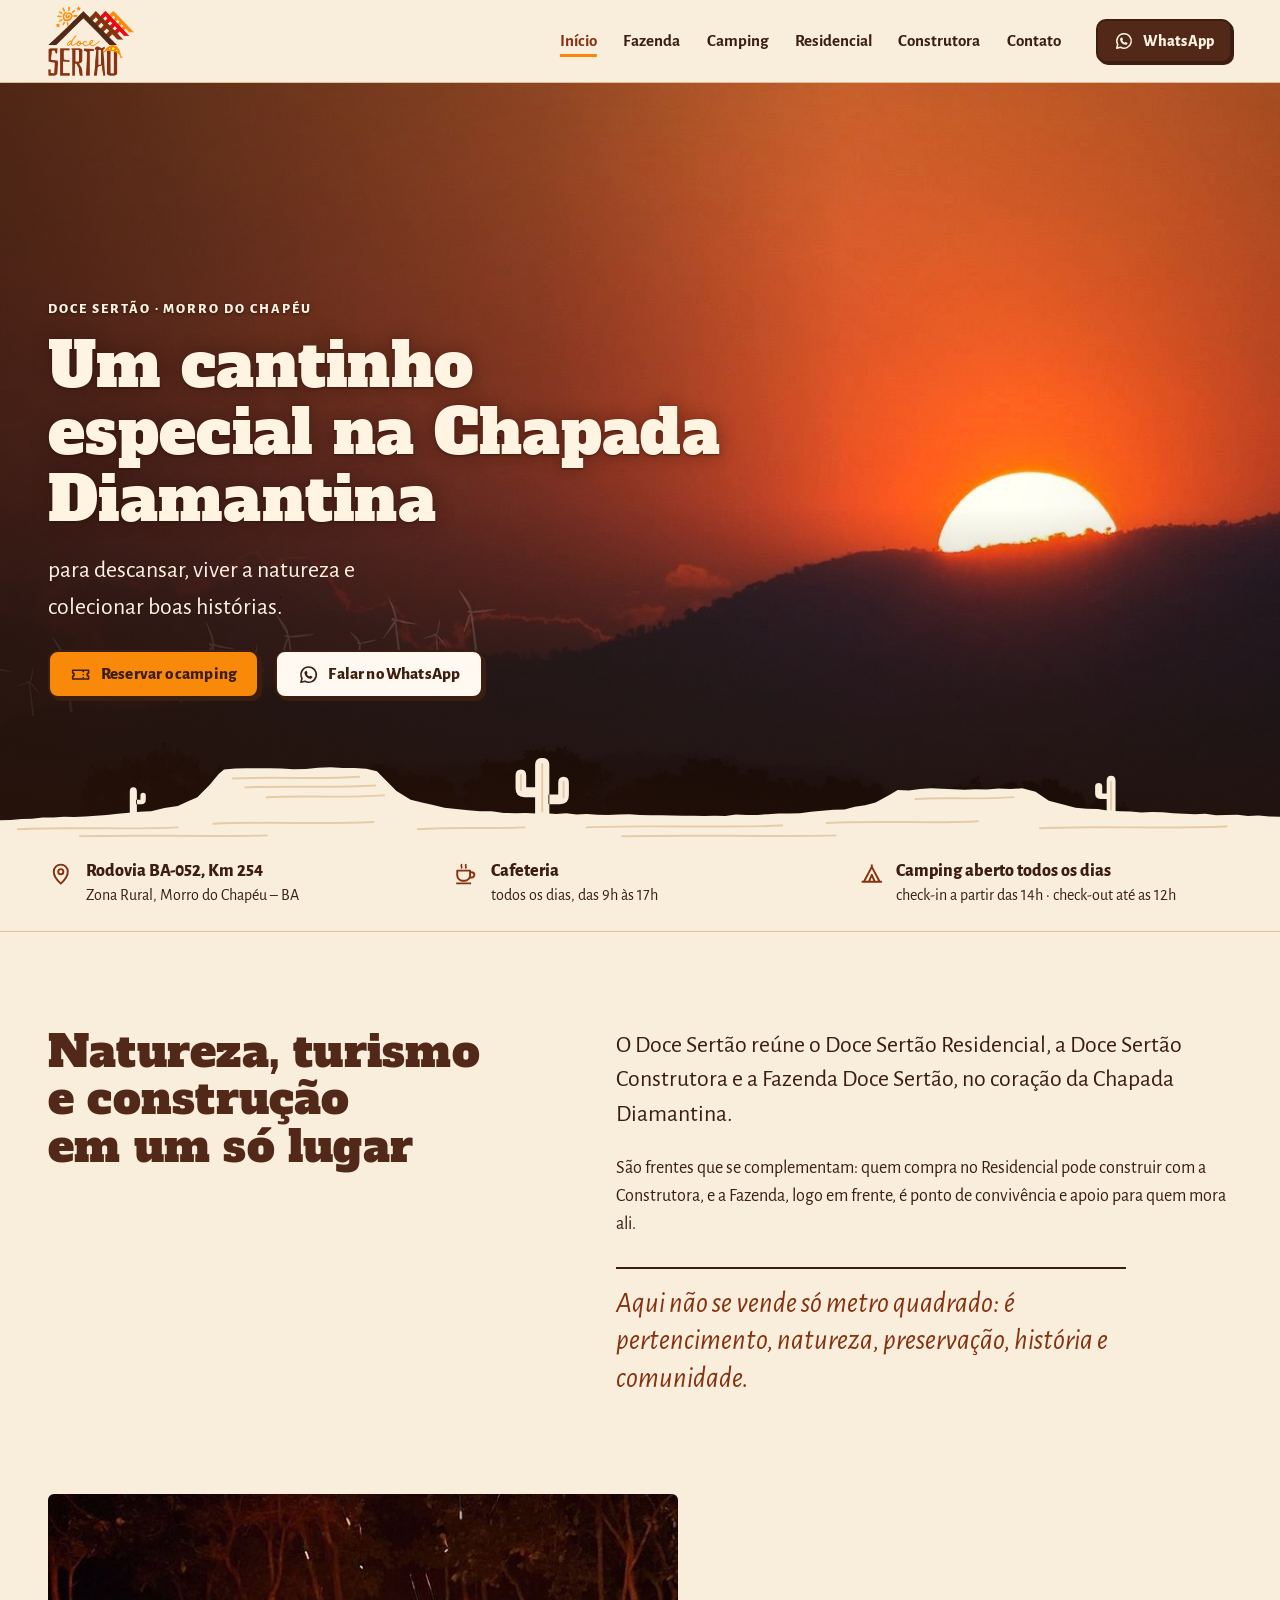
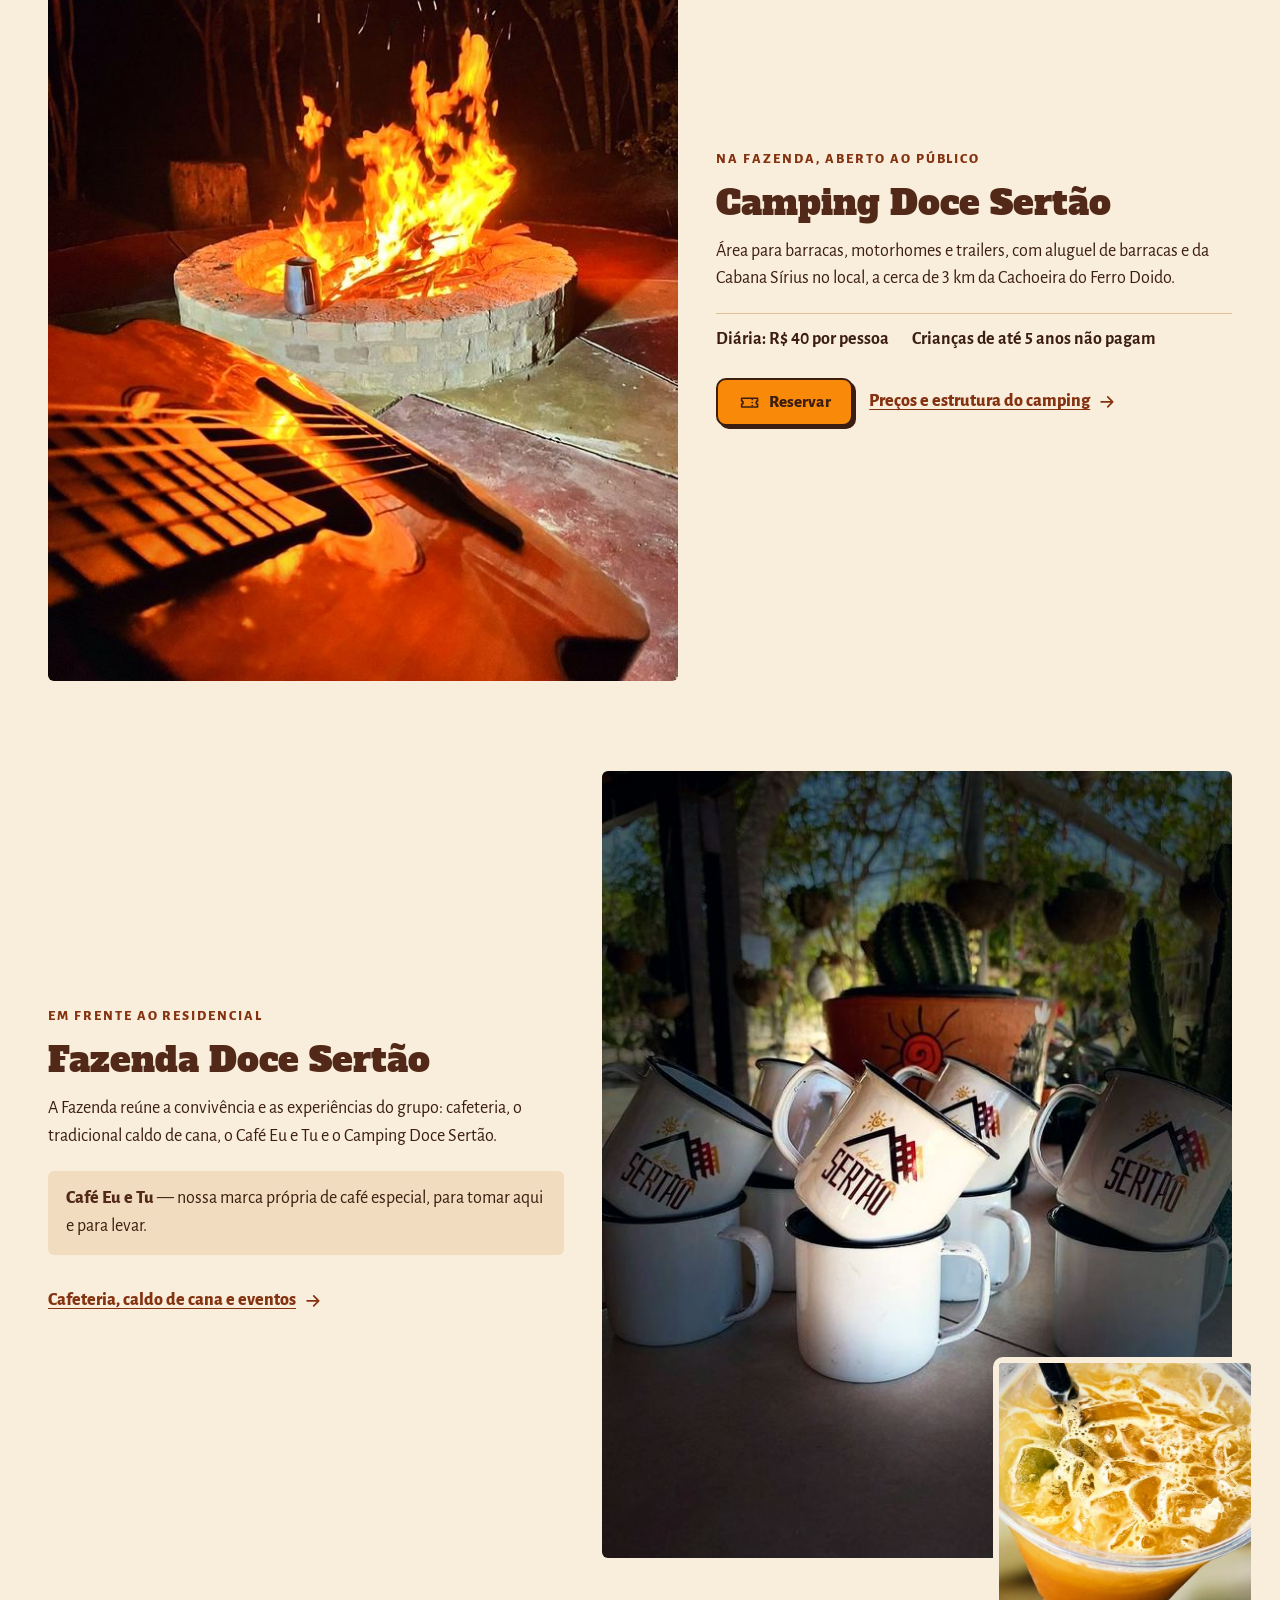
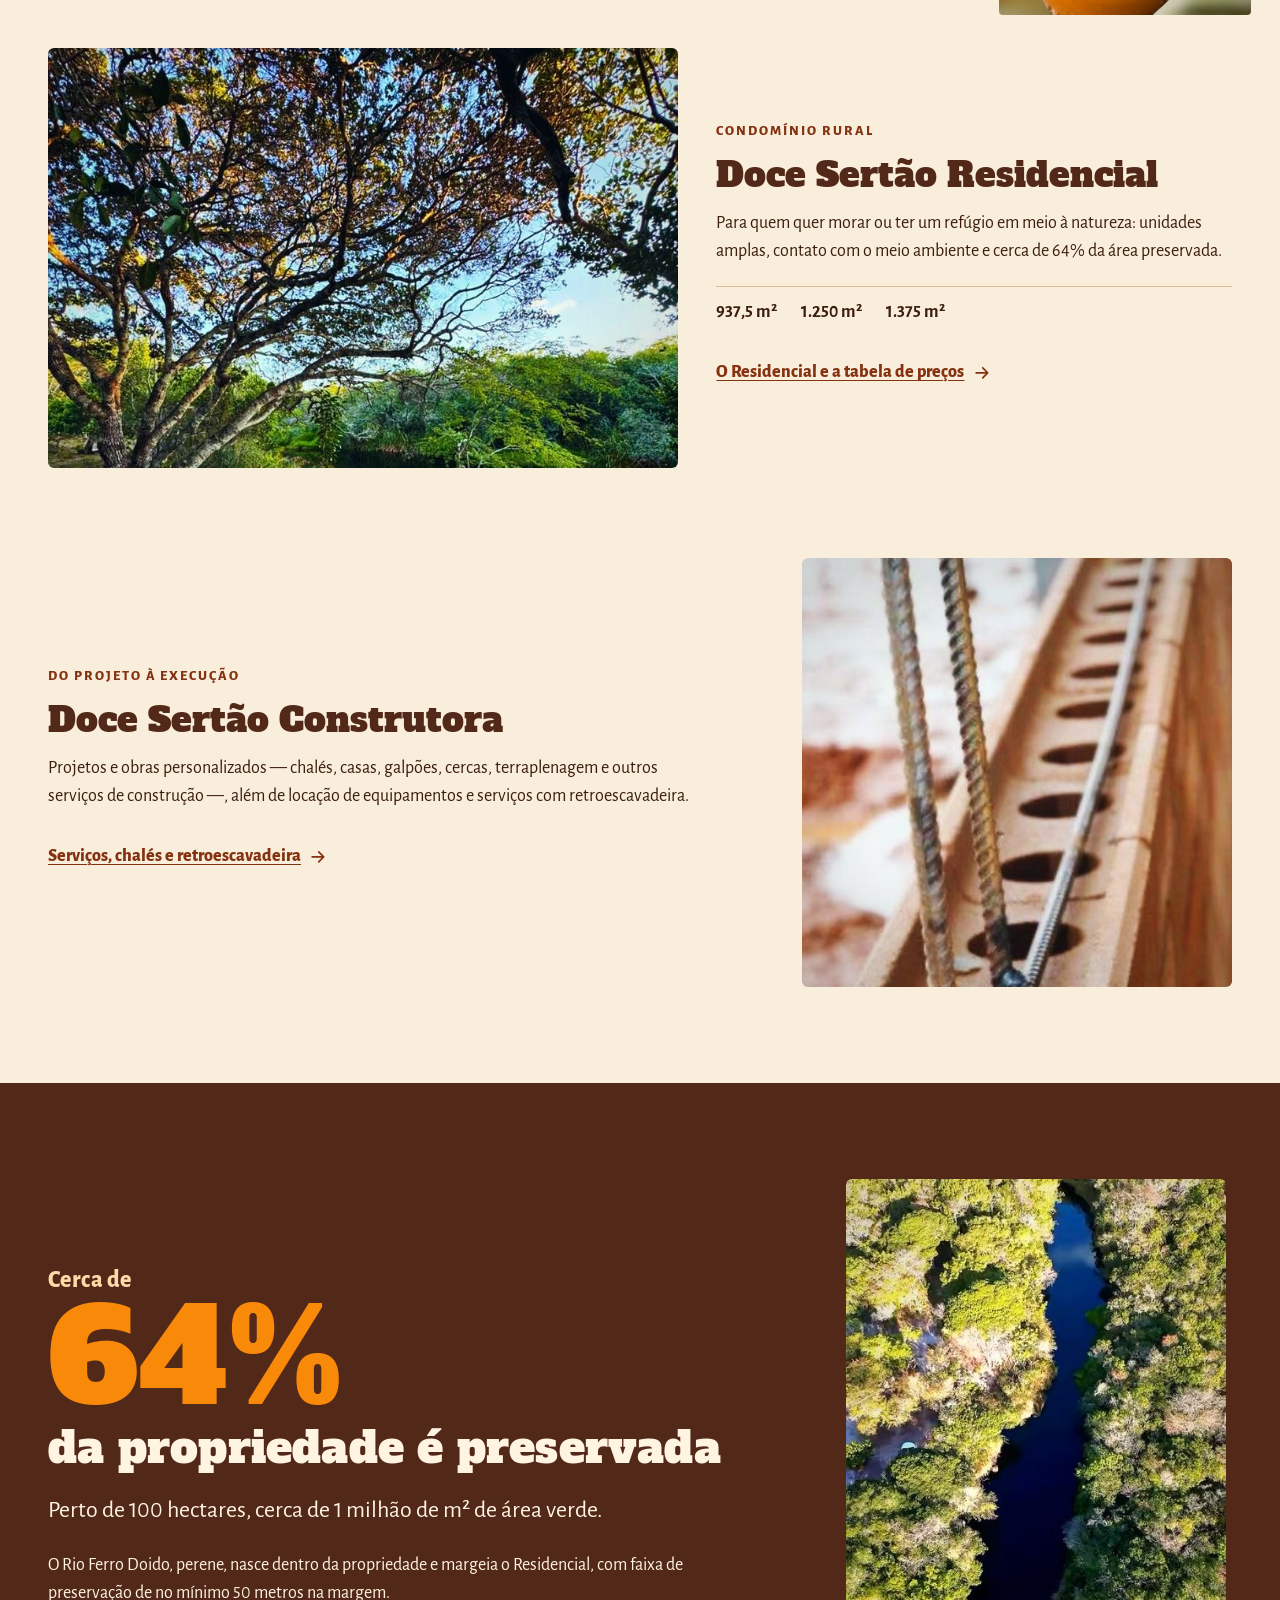
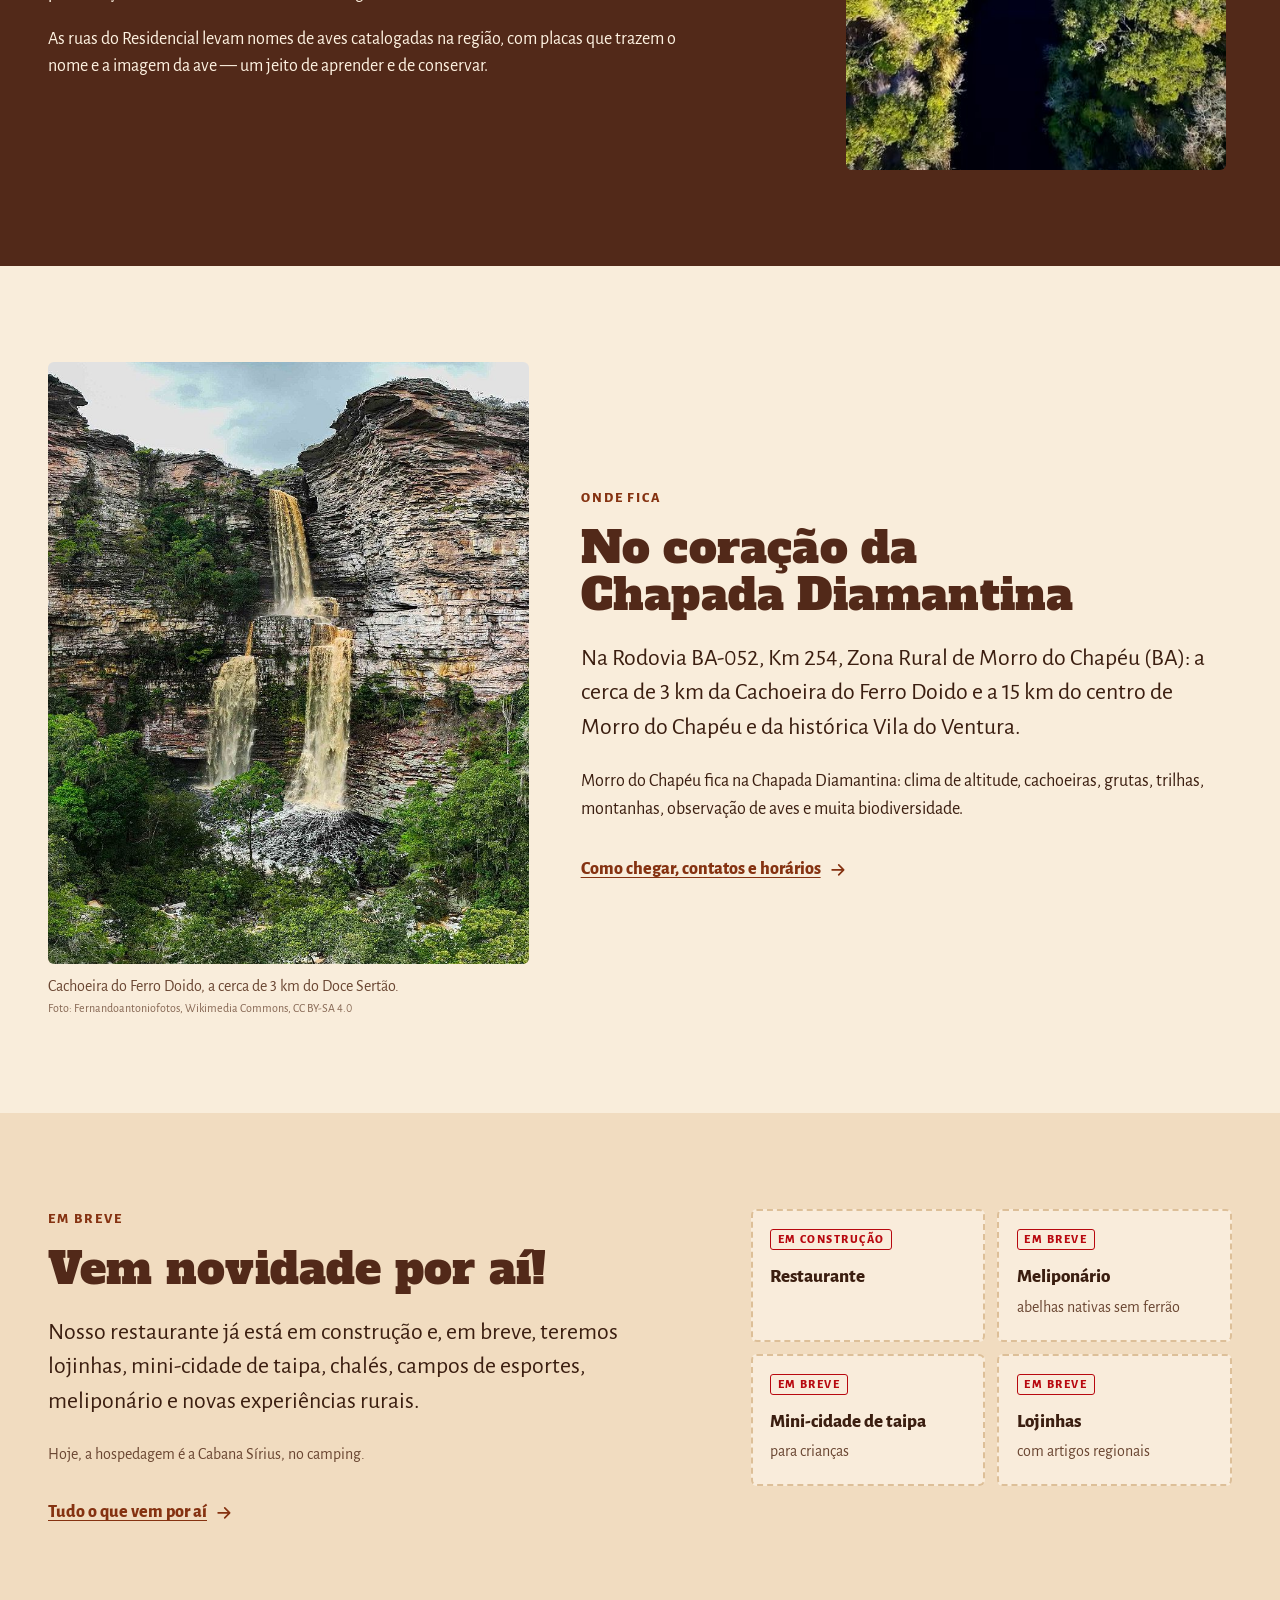
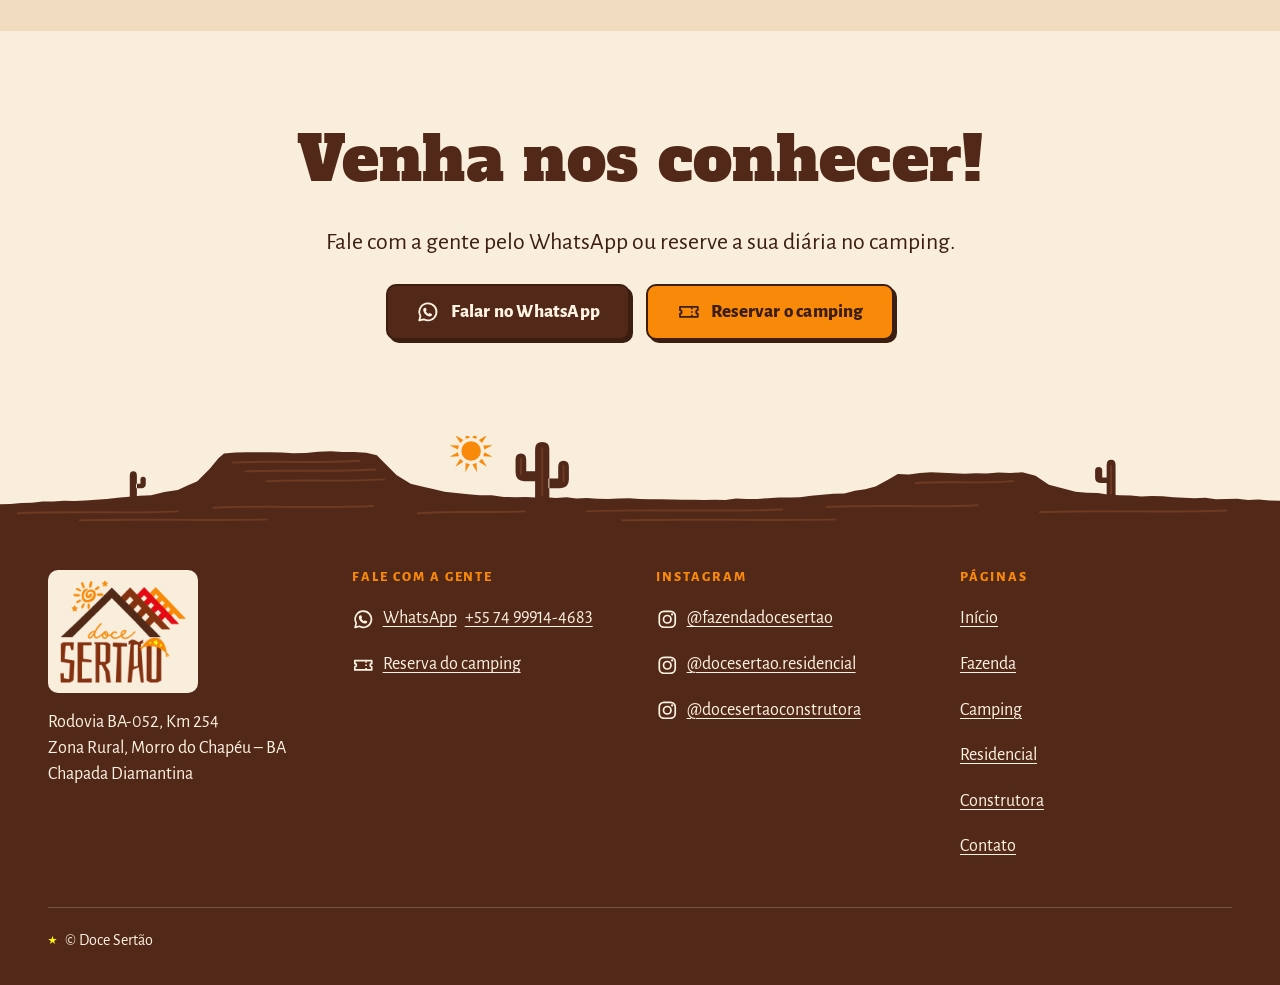
<file: index.html>
<!doctype html>
<html lang="pt-BR">
<head>
<meta charset="utf-8">
<meta name="viewport" content="width=device-width, initial-scale=1">
<meta name="robots" content="noindex, nofollow">
<title>Doce Sertão · Chapada Diamantina</title>
<meta name="description" content="Residencial, Construtora e Fazenda com cafeteria, caldo de cana e camping, em Morro do Chapéu, na Chapada Diamantina.">
<meta name="theme-color" content="#F9EDDB">
<meta name="color-scheme" content="light">
<link rel="icon" href="assets/logo/favicon-32.png" sizes="32x32" type="image/png">
<link rel="icon" href="assets/logo/doce-sertao-192.png" sizes="192x192" type="image/png">
<link rel="apple-touch-icon" href="assets/logo/apple-touch-icon.png">
<meta property="og:type" content="website">
<meta property="og:locale" content="pt_BR">
<meta property="og:site_name" content="Doce Sertão">
<meta property="og:title" content="Doce Sertão · Chapada Diamantina">
<meta property="og:description" content="Residencial, Construtora e Fazenda com cafeteria, caldo de cana e camping, em Morro do Chapéu, na Chapada Diamantina.">
<meta property="og:image" content="assets/logo/og-doce-sertao.png">
<meta property="og:image:width" content="1200">
<meta property="og:image:height" content="630">
<meta property="og:image:alt" content="Logo do Doce Sertão">
<meta name="twitter:card" content="summary_large_image">
<link rel="preconnect" href="https://fonts.googleapis.com">
<link rel="preconnect" href="https://fonts.gstatic.com" crossorigin>
<link rel="stylesheet" href="https://fonts.googleapis.com/css2?family=Alegreya+Sans:ital,wght@0,400;0,500;0,700;0,800;1,400&amp;family=Alfa+Slab+One&amp;display=swap">
<link rel="stylesheet" href="assets/css/estilo.css">
<script>document.documentElement.classList.add('js');</script>
<script src="assets/js/site.js" defer></script>
</head>
<body>
<svg width="0" height="0" style="position:absolute" aria-hidden="true" focusable="false">
  <symbol id="i-conversa" viewBox="0 0 24 24"><path fill="none" stroke="currentColor" stroke-width="1.8" stroke-linejoin="round" d="M12 3.4a8.6 8.6 0 0 0-7.5 12.8L3.3 20.7l4.6-1.2A8.6 8.6 0 1 0 12 3.4z"/><path fill="currentColor" d="M9.1 7.8c.3-.1.6 0 .8.3l.8 1.8c.1.3 0 .6-.2.8l-.6.6c.6 1.2 1.6 2.2 2.8 2.8l.6-.6c.2-.2.5-.3.8-.2l1.8.8c.3.1.4.5.3.8-.3 1.1-1.3 1.8-2.4 1.7-3.4-.4-6.1-3.1-6.5-6.5-.1-1.1.6-2.1 1.8-2.3z"/></symbol>
  <symbol id="i-insta" viewBox="0 0 24 24"><rect x="3.5" y="3.5" width="17" height="17" rx="5" fill="none" stroke="currentColor" stroke-width="1.8"/><circle cx="12" cy="12" r="4" fill="none" stroke="currentColor" stroke-width="1.8"/><circle cx="17.2" cy="6.8" r="1.2" fill="currentColor"/></symbol>
  <symbol id="i-doc" viewBox="0 0 24 24"><path fill="none" stroke="currentColor" stroke-width="1.8" stroke-linejoin="round" d="M6 2.8h8.2l3.8 3.8v14.6H6z"/><path fill="none" stroke="currentColor" stroke-width="1.8" d="M14 2.8v4h4M9 12.2h6M9 15.8h6"/></symbol>
  <symbol id="i-seta" viewBox="0 0 24 24"><path fill="none" stroke="currentColor" stroke-width="2" stroke-linecap="round" stroke-linejoin="round" d="M5 12h13M13 6l6 6-6 6"/></symbol>
  <symbol id="i-ingresso" viewBox="0 0 24 24"><path fill="none" stroke="currentColor" stroke-width="1.8" stroke-linejoin="round" d="M3 7h18v3.3a1.7 1.7 0 0 0 0 3.4V17H3v-3.3a1.7 1.7 0 0 0 0-3.4z"/><path fill="none" stroke="currentColor" stroke-width="1.8" stroke-dasharray="1.5 2" d="M15 7.8v8.4"/></symbol>
  <symbol id="i-local" viewBox="0 0 24 24"><path fill="none" stroke="currentColor" stroke-width="1.8" stroke-linejoin="round" d="M12 21.2s-6.6-6.1-6.6-11.2a6.6 6.6 0 0 1 13.2 0c0 5.1-6.6 11.2-6.6 11.2z"/><circle cx="12" cy="10" r="2.4" fill="none" stroke="currentColor" stroke-width="1.8"/></symbol>
  <symbol id="i-hora" viewBox="0 0 24 24"><circle cx="12" cy="12" r="8.6" fill="none" stroke="currentColor" stroke-width="1.8"/><path fill="none" stroke="currentColor" stroke-width="1.8" stroke-linecap="round" d="M12 7.4V12l3.1 2"/></symbol>
  <symbol id="i-xicara" viewBox="0 0 24 24"><path fill="none" stroke="currentColor" stroke-width="1.8" stroke-linejoin="round" d="M4 9h12v4.5a5 5 0 0 1-5 5H9a5 5 0 0 1-5-5zM16 10.5h1.5a2.5 2.5 0 0 1 0 5H16M3 21h14"/><path fill="none" stroke="currentColor" stroke-width="1.6" stroke-linecap="round" d="M8 3.5c-.8 1 .8 2 0 3M12 3.5c-.8 1 .8 2 0 3"/></symbol>
  <symbol id="i-barraca" viewBox="0 0 24 24"><path fill="none" stroke="currentColor" stroke-width="1.8" stroke-linejoin="round" d="M2.5 19.5h19M4.6 19.5 12 5.5l7.4 14M12 5.5V3.2M9.2 19.5 12 13l2.8 6.5"/></symbol>
</svg>
<a class="pular" href="#conteudo">Pular para o conteúdo</a>
<header class="topo">
  <div class="envelope topo__barra">
    <a class="topo__marca" href="index.html"><img src="assets/logo/doce-sertao-w160.png" srcset="assets/logo/doce-sertao-w160.png 1x, assets/logo/doce-sertao-w320.png 2x" width="160" height="130" alt="Doce Sertão, página inicial"></a>
    <button class="topo__menu" type="button" aria-expanded="false" aria-controls="menu-principal"><span class="topo__menu-icone" aria-hidden="true"></span>Menu</button>
    <nav class="topo__nav" id="menu-principal" aria-label="Principal">
      <ul>
        <li><a href="index.html" aria-current="page">Início</a></li>
        <li><a href="fazenda.html">Fazenda</a></li>
        <li><a href="camping.html">Camping</a></li>
        <li><a href="residencial.html">Residencial</a></li>
        <li><a href="construtora.html">Construtora</a></li>
        <li><a href="contato.html">Contato</a></li>
      </ul>
    </nav>
    <a class="btn btn--whats topo__whats" href="https://wa.me/5574999144683?text=Ol%C3%A1%21%20Vim%20pelo%20site%20do%20Doce%20Sert%C3%A3o%20e%20queria%20uma%20informa%C3%A7%C3%A3o." target="_blank" rel="noopener"><svg class="ico" aria-hidden="true" focusable="false"><use href="#i-conversa"/></svg>WhatsApp<span class="visualmente-oculto"> (abre em nova aba)</span></a>
  </div>
</header>

<main id="conteudo">

  <section class="heroi" aria-labelledby="heroi-titulo">
    <img src="assets/fotos/sol-na-serra-800.jpg" srcset="assets/fotos/sol-na-serra-800.jpg 800w, assets/fotos/sol-na-serra-1600.jpg 1440w" sizes="(max-width: 51.99em) 270vw, 100vw" width="1440" height="960" alt="Sol se pondo atrás de uma serra sob céu alaranjado, com aerogeradores na encosta e silhueta de árvores" class="heroi__foto" fetchpriority="high" decoding="async">
    <div class="envelope heroi__texto">
      <h1 id="heroi-titulo"><span class="sobretitulo">Doce Sertão · Morro do Chapéu</span> Um cantinho especial na Chapada Diamantina</h1>
      <p class="heroi__lead">para descansar, viver a natureza e colecionar boas histórias.</p>
      <div class="botoes">
        <a class="btn btn--reservar" href="https://www.visitemorrodochapeu.com.br/pt/tickets/3938" target="_blank" rel="noopener"><svg class="ico" aria-hidden="true" focusable="false"><use href="#i-ingresso"/></svg>Reservar o camping<span class="visualmente-oculto"> (abre em nova aba)</span></a>
        <a class="btn" href="https://wa.me/5574999144683?text=Ol%C3%A1%21%20Vim%20pelo%20site%20do%20Doce%20Sert%C3%A3o%20e%20queria%20uma%20informa%C3%A7%C3%A3o." target="_blank" rel="noopener"><svg class="ico" aria-hidden="true" focusable="false"><use href="#i-conversa"/></svg>Falar no WhatsApp<span class="visualmente-oculto"> (abre em nova aba)</span></a>
      </div>
    </div>
    <svg class="xilo xilo--heroi" viewBox="0 0 1440 120" preserveAspectRatio="xMidYMax slice" aria-hidden="true" focusable="false"><g class="xilo__sol"><circle cx="530" cy="36" r="11"/><path d="M544.9,37.5 L554.1,42.5 L543.7,42.1 Z M542.2,44.8 L547.7,53.7 L538.8,48.2 Z M536.1,49.7 L536.5,60.1 L531.5,50.9 Z M528.5,50.9 L523.5,60.1 L523.9,49.7 Z M521.2,48.2 L512.3,53.7 L517.8,44.8 Z M516.3,42.1 L505.9,42.5 L515.1,37.5 Z M515.1,34.5 L505.9,29.5 L516.3,29.9 Z M517.8,27.2 L512.3,18.3 L521.2,23.8 Z M523.9,22.3 L523.5,11.9 L528.5,21.1 Z M531.5,21.1 L536.5,11.9 L536.1,22.3 Z M538.8,23.8 L547.7,18.3 L542.2,27.2 Z M543.7,29.9 L554.1,29.5 L544.9,34.5 Z"/></g><path fill="currentColor" d="M0,121 L0.0,96.0 L12.0,95.7 L24.0,94.6 L36.0,94.2 L48.0,92.8 L60.0,93.0 L72.0,92.1 L84.0,92.2 L96.0,91.9 L108.0,91.0 L120.0,90.0 L132.5,88.8 L145.0,87.5 L157.5,86.4 L170.0,86.0 L185.0,82.3 L200.0,80.0 L211.0,74.8 L222.0,70.0 L236.0,56.0 L246.0,44.0 L252.0,39.0 L264.7,37.8 L277.3,37.4 L290.0,37.5 L303.3,37.4 L316.7,37.9 L330.0,38.5 L344.0,38.2 L358.0,36.9 L372.0,36.5 L385.3,37.1 L398.7,37.2 L412.0,38.0 L424.0,41.0 L434.0,51.0 L446.0,63.0 L462.0,73.0 L474.7,76.0 L487.3,78.7 L500.0,82.0 L513.3,83.2 L526.7,84.8 L540.0,86.0 L553.3,85.9 L566.7,87.7 L580.0,88.0 L591.4,87.7 L602.9,88.3 L614.3,88.1 L625.7,89.0 L637.1,88.2 L648.6,89.5 L660.0,89.0 L672.0,89.8 L684.0,90.0 L696.0,89.6 L708.0,89.2 L720.0,90.0 L732.0,90.4 L744.0,90.4 L756.0,90.6 L768.0,90.8 L780.0,91.0 L792.0,91.2 L804.0,90.8 L816.0,91.1 L828.0,89.5 L840.0,90.0 L852.0,90.0 L864.0,89.2 L876.0,88.4 L888.0,88.5 L900.0,88.0 L912.5,86.4 L925.0,85.3 L937.5,84.3 L950.0,84.0 L961.7,80.9 L973.3,79.1 L985.0,76.0 L1000.0,68.0 L1010.0,62.0 L1022.5,62.4 L1035.0,60.7 L1047.5,60.1 L1060.0,60.5 L1072.5,61.2 L1085.0,61.6 L1097.5,61.2 L1110.0,61.5 L1123.3,60.2 L1136.7,60.9 L1150.0,60.0 L1165.0,64.0 L1180.0,74.0 L1195.0,78.0 L1210.0,82.0 L1222.5,83.0 L1235.0,83.2 L1247.5,85.4 L1260.0,86.0 L1272.0,86.1 L1284.0,87.3 L1296.0,86.8 L1308.0,87.0 L1320.0,88.0 L1332.0,88.7 L1344.0,89.3 L1356.0,88.6 L1368.0,90.3 L1380.0,90.0 L1392.0,89.7 L1404.0,91.1 L1416.0,90.7 L1428.0,91.8 L1440.0,92.0 L1440,121 Z"/><path fill="currentColor" d="M602,92 L602,34 Q602,26 610,26 Q618,26 618,34 L618,92 Z M603,70 L590,70 Q580,70 580,60 L580,46 Q580,39 586,39 Q592,39 592,46 L592,59 L603,59 Z M617,78 L630,78 Q640,78 640,68 L640,54 Q640,47 634,47 Q628,47 628,54 L628,67 L617,67 Z M1245,88 L1245,52 Q1245,46 1250,46 Q1255,46 1255,52 L1255,88 Z M1246,72 L1238,72 Q1232,72 1232,66 L1232,58 Q1232,54 1236,54 Q1240,54 1240,58 L1240,66 L1246,66 Z M146,90 L146,64 Q146,59 150,59 Q154,59 154,64 L154,90 Z M153,78 L159,78 Q164,78 164,73 L164,68 Q164,65 161,65 Q158,65 158,68 L158,73 L153,73 Z"/><path class="xilo__sulcos" d="M262,49 C300,47 360,50 404,47 M276,59 C320,57 372,60 422,57 M300,70 C340,68 380,71 432,68 M20,106 C80,103 140,107 200,104 M240,100 C300,97 360,101 420,98 M470,106 C520,103 556,106 590,104 M660,104 C720,101 800,105 880,102 M930,99 C990,96 1050,100 1100,97 M1030,72 C1060,70 1100,73 1140,70 M1170,105 C1230,102 1300,106 1380,103 M90,114 C160,112 230,115 300,113 M700,114 C780,112 860,115 940,113 M610,33 L610,86 M586,45 L586,62 M634,53 L634,70 M1250,53 L1250,84"/></svg>
  </section>

  <section class="faixa-info" aria-label="Informações rápidas">
    <ul class="envelope">
      <li><svg class="ico" aria-hidden="true" focusable="false"><use href="#i-local"/></svg><span><strong>Rodovia BA-052, Km 254</strong>Zona Rural, Morro do Chapéu&nbsp;–&nbsp;BA</span></li>
      <li><svg class="ico" aria-hidden="true" focusable="false"><use href="#i-xicara"/></svg><span><strong>Cafeteria</strong>todos os dias, das 9h às 17h</span></li>
      <li><svg class="ico" aria-hidden="true" focusable="false"><use href="#i-barraca"/></svg><span><strong>Camping aberto todos os dias</strong>check-in a partir das 14h · check-out até as 12h</span></li>
    </ul>
  </section>

  <section class="secao" aria-labelledby="grupo-titulo">
    <div class="envelope grupo">
      <h2 id="grupo-titulo">Natureza, turismo e construção em um só lugar</h2>
      <div>
        <p class="lead">O Doce Sertão reúne o Doce Sertão Residencial, a Doce Sertão Construtora e a Fazenda Doce Sertão, no coração da Chapada Diamantina.</p>
        <p>São frentes que se complementam: quem compra no Residencial pode construir com a Construtora, e a Fazenda, logo em frente, é ponto de convivência e apoio para quem mora ali.</p>
        <p class="frase-grande">Aqui não se vende só metro quadrado: é pertencimento, natureza, preservação, história e comunidade.</p>
      </div>
    </div>
  </section>

  <section class="secao secao--colada" aria-labelledby="frentes-titulo">
    <div class="envelope">
      <h2 id="frentes-titulo" class="visualmente-oculto">As frentes do Doce Sertão</h2>
      <div class="frentes">

        <article class="frente" data-whats-texto="Olá! Vim pelo site e queria saber sobre o Camping Doce Sertão.">
          <figure class="foto foto--retrato frente__foto"><img src="assets/fotos/fogueira-violao-800.jpg" srcset="assets/fotos/fogueira-violao-800.jpg 640w, assets/fotos/fogueira-violao-1600.jpg 1280w" sizes="(min-width: 75em) 640px, (min-width: 52em) 52vw, 100vw" width="1280" height="1600" alt="Fogueira acesa num círculo de pedras à noite, com um violão em primeiro plano" loading="lazy" decoding="async"></figure>
          <div class="frente__texto">
            <p class="sobretitulo">Na Fazenda, aberto ao público</p>
            <h3>Camping Doce Sertão</h3>
            <p>Área para barracas, motorhomes e trailers, com aluguel de barracas e da Cabana Sírius no local, a cerca de 3 km da Cachoeira do Ferro Doido.</p>
            <p class="frente__dado"><span>Diária: R$ 40 por pessoa</span> <span>Crianças de até 5 anos não pagam</span></p>
            <div class="botoes">
              <a class="btn btn--reservar" href="https://www.visitemorrodochapeu.com.br/pt/tickets/3938" target="_blank" rel="noopener"><svg class="ico" aria-hidden="true" focusable="false"><use href="#i-ingresso"/></svg>Reservar<span class="visualmente-oculto"> (abre em nova aba)</span></a>
              <a class="link-seta" href="camping.html">Preços e estrutura do camping<svg class="ico" aria-hidden="true" focusable="false"><use href="#i-seta"/></svg></a>
            </div>
          </div>
        </article>

        <article class="frente frente--inversa" data-whats-texto="Olá! Vim pelo site e queria saber sobre a Fazenda Doce Sertão.">
          <div class="frente__foto frente__foto--com-extra">
            <figure class="foto foto--retrato"><img src="assets/fotos/canecas-doce-sertao-800.jpg" srcset="assets/fotos/canecas-doce-sertao-800.jpg 640w, assets/fotos/canecas-doce-sertao-1600.jpg 1200w" sizes="(min-width: 75em) 640px, (min-width: 52em) 52vw, 100vw" width="1200" height="1500" alt="Canecas esmaltadas brancas com o logo Doce Sertão empilhadas sobre uma mesa, com um cacto ao fundo" loading="lazy" decoding="async"></figure>
            <figure class="foto foto--quadrada foto--extra"><img src="assets/fotos/caldo-de-cana-copo-800.jpg" srcset="assets/fotos/caldo-de-cana-copo-800.jpg 800w, assets/fotos/caldo-de-cana-copo-1600.jpg 1440w" sizes="(min-width: 52em) 22vw, 40vw" width="1440" height="1110" alt="Copo de caldo de cana gelado, com espuma e canudo, visto de perto" loading="lazy" decoding="async"></figure>
          </div>
          <div class="frente__texto">
            <p class="sobretitulo">Em frente ao Residencial</p>
            <h3>Fazenda Doce Sertão</h3>
            <p>A Fazenda reúne a convivência e as experiências do grupo: cafeteria, o tradicional caldo de cana, o Café Eu e Tu e o Camping Doce Sertão.</p>
            <p class="aparte"><strong>Café Eu e Tu</strong> — nossa marca própria de café especial, para tomar aqui e para levar.</p>
            <div class="botoes">
              <a class="link-seta" href="fazenda.html">Cafeteria, caldo de cana e eventos<svg class="ico" aria-hidden="true" focusable="false"><use href="#i-seta"/></svg></a>
            </div>
          </div>
        </article>

        <article class="frente" data-whats-texto="Olá! Vim pelo site e queria saber sobre o Doce Sertão Residencial.">
          <figure class="foto foto--paisagem frente__foto"><img src="assets/fotos/rio-margem-arvore-800.jpg" srcset="assets/fotos/rio-margem-arvore-800.jpg 800w, assets/fotos/rio-margem-arvore-1600.jpg 1296w" sizes="(min-width: 75em) 640px, (min-width: 52em) 52vw, 100vw" width="1296" height="1206" alt="Árvore de copa larga à beira de um rio calmo, com vegetação densa na outra margem" loading="lazy" decoding="async"></figure>
          <div class="frente__texto">
            <p class="sobretitulo">Condomínio rural</p>
            <h3>Doce Sertão Residencial</h3>
            <p>Para quem quer morar ou ter um refúgio em meio à natureza: unidades amplas, contato com o meio ambiente e cerca de 64% da área preservada.</p>
            <p class="frente__dado"><span>937,5 m²</span> <span>1.250 m²</span> <span>1.375 m²</span></p>
            <div class="botoes">
              <a class="link-seta" href="residencial.html">O Residencial e a tabela de preços<svg class="ico" aria-hidden="true" focusable="false"><use href="#i-seta"/></svg></a>
            </div>
          </div>
        </article>

        <article class="frente frente--inversa frente--estreita" data-whats-texto="Olá! Vim pelo site e queria falar com a Doce Sertão Construtora.">
          <figure class="foto foto--quadrada frente__foto"><img src="assets/fotos/obra-blocos-vergalhao-800.jpg" srcset="assets/fotos/obra-blocos-vergalhao-800.jpg 800w, assets/fotos/obra-blocos-vergalhao-1600.jpg 1440w" sizes="(min-width: 75em) 440px, (min-width: 52em) 36vw, 100vw" width="1440" height="1090" alt="Detalhe de uma parede em construção com blocos de encaixe e vergalhões de aço" loading="lazy" decoding="async"></figure>
          <div class="frente__texto">
            <p class="sobretitulo">Do projeto à execução</p>
            <h3>Doce Sertão Construtora</h3>
            <p>Projetos e obras personalizados — chalés, casas, galpões, cercas, terraplenagem e outros serviços de construção —, além de locação de equipamentos e serviços com retroescavadeira.</p>
            <div class="botoes">
              <a class="link-seta" href="construtora.html">Serviços, chalés e retroescavadeira<svg class="ico" aria-hidden="true" focusable="false"><use href="#i-seta"/></svg></a>
            </div>
          </div>
        </article>

      </div>
    </div>
  </section>

  <section class="secao secao--terra" aria-labelledby="preserva-titulo">
    <div class="envelope preserva">
      <div>
        <h2 id="preserva-titulo">
          <span class="preserva__cerca">Cerca de</span>
          <span class="preserva__numero">64%</span>
          <span class="preserva__resto">da propriedade é preservada</span>
        </h2>
        <p class="lead">Perto de 100 hectares, cerca de 1 milhão de m² de área verde.</p>
        <p>O Rio Ferro Doido, perene, nasce dentro da propriedade e margeia o Residencial, com faixa de preservação de no mínimo 50 metros na margem.</p>
        <p>As ruas do Residencial levam nomes de aves catalogadas na região, com placas que trazem o nome e a imagem da ave — um jeito de aprender e de conservar.</p>
      </div>
      <figure class="foto foto--alta"><img src="assets/fotos/rio-vista-aerea-800.jpg" srcset="assets/fotos/rio-vista-aerea-800.jpg 450w, assets/fotos/rio-vista-aerea-1600.jpg 720w" sizes="(min-width: 52em) 380px, 100vw" width="720" height="1280" alt="Vista aérea de um rio escuro serpenteando entre a mata nativa" loading="lazy" decoding="async"></figure>
    </div>
  </section>

  <section class="secao" aria-labelledby="regiao-titulo">
    <div class="envelope duo duo--foto">
      <figure class="com-legenda"><div class="foto foto--retrato"><img src="assets/fotos/ferro-doido-paredao-800.jpg" srcset="assets/fotos/ferro-doido-paredao-800.jpg 790w, assets/fotos/ferro-doido-paredao-1600.jpg 790w" sizes="(min-width: 75em) 500px, (min-width: 52em) 42vw, 100vw" width="790" height="1280" alt="Cachoeira do Ferro Doido descendo em dois degraus por um paredão de rocha, cercada de mata verde" loading="lazy" decoding="async"></div><figcaption class="legenda">Cachoeira do Ferro Doido, a cerca de 3 km do Doce Sertão. <span class="credito">Foto: Fernandoantoniofotos, Wikimedia Commons, CC BY-SA 4.0</span></figcaption></figure>
      <div>
        <p class="sobretitulo">Onde fica</p>
        <h2 id="regiao-titulo">No coração da Chapada Diamantina</h2>
        <p class="lead">Na Rodovia BA-052, Km 254, Zona Rural de Morro do Chapéu (BA): a cerca de 3 km da Cachoeira do Ferro Doido e a 15 km do centro de Morro do Chapéu e da histórica Vila do Ventura.</p>
        <p>Morro do Chapéu fica na Chapada Diamantina: clima de altitude, cachoeiras, grutas, trilhas, montanhas, observação de aves e muita biodiversidade.</p>
        <div class="botoes">
          <a class="link-seta" href="contato.html">Como chegar, contatos e horários<svg class="ico" aria-hidden="true" focusable="false"><use href="#i-seta"/></svg></a>
        </div>
      </div>
    </div>
  </section>

  <section class="secao secao--areia" aria-labelledby="breve-titulo">
    <div class="envelope duo duo--texto duo--topo">
      <div>
        <p class="sobretitulo">Em breve</p>
        <h2 id="breve-titulo">Vem novidade por aí!</h2>
        <p class="lead">Nosso restaurante já está em construção e, em breve, teremos lojinhas, mini-cidade de taipa, chalés, campos de esportes, meliponário e novas experiências rurais.</p>
        <p class="pequeno">Hoje, a hospedagem é a Cabana Sírius, no camping.</p>
        <div class="botoes">
          <a class="link-seta" href="fazenda.html#em-breve">Tudo o que vem por aí<svg class="ico" aria-hidden="true" focusable="false"><use href="#i-seta"/></svg></a>
        </div>
      </div>
      <ul class="breve-grade breve-grade--4" aria-label="Novidades em breve">
        <li><span class="etiqueta-breve">Em construção</span><strong>Restaurante</strong></li>
        <li><span class="etiqueta-breve">Em breve</span><strong>Meliponário</strong><span>abelhas nativas sem ferrão</span></li>
        <li><span class="etiqueta-breve">Em breve</span><strong>Mini-cidade de taipa</strong><span>para crianças</span></li>
        <li><span class="etiqueta-breve">Em breve</span><strong>Lojinhas</strong><span>com artigos regionais</span></li>
      </ul>
    </div>
  </section>

  <section class="secao chamada-final" aria-labelledby="final-titulo">
    <div class="envelope">
      <h2 id="final-titulo">Venha nos conhecer!</h2>
      <p class="lead">Fale com a gente pelo WhatsApp ou reserve a sua diária no camping.</p>
      <div class="botoes">
        <a class="btn btn--whats btn--grande" href="https://wa.me/5574999144683?text=Ol%C3%A1%21%20Vim%20pelo%20site%20do%20Doce%20Sert%C3%A3o%20e%20queria%20uma%20informa%C3%A7%C3%A3o." target="_blank" rel="noopener"><svg class="ico" aria-hidden="true" focusable="false"><use href="#i-conversa"/></svg>Falar no WhatsApp<span class="visualmente-oculto"> (abre em nova aba)</span></a>
        <a class="btn btn--reservar btn--grande" href="https://www.visitemorrodochapeu.com.br/pt/tickets/3938" target="_blank" rel="noopener"><svg class="ico" aria-hidden="true" focusable="false"><use href="#i-ingresso"/></svg>Reservar o camping<span class="visualmente-oculto"> (abre em nova aba)</span></a>
      </div>
    </div>
  </section>

</main>

<footer class="rodape">
  <svg class="xilo xilo--rodape" viewBox="0 0 1440 120" preserveAspectRatio="xMidYMax slice" aria-hidden="true" focusable="false"><g class="xilo__sol"><circle cx="530" cy="36" r="11"/><path d="M544.9,37.5 L554.1,42.5 L543.7,42.1 Z M542.2,44.8 L547.7,53.7 L538.8,48.2 Z M536.1,49.7 L536.5,60.1 L531.5,50.9 Z M528.5,50.9 L523.5,60.1 L523.9,49.7 Z M521.2,48.2 L512.3,53.7 L517.8,44.8 Z M516.3,42.1 L505.9,42.5 L515.1,37.5 Z M515.1,34.5 L505.9,29.5 L516.3,29.9 Z M517.8,27.2 L512.3,18.3 L521.2,23.8 Z M523.9,22.3 L523.5,11.9 L528.5,21.1 Z M531.5,21.1 L536.5,11.9 L536.1,22.3 Z M538.8,23.8 L547.7,18.3 L542.2,27.2 Z M543.7,29.9 L554.1,29.5 L544.9,34.5 Z"/></g><path fill="currentColor" d="M0,121 L0.0,96.0 L12.0,95.7 L24.0,94.6 L36.0,94.2 L48.0,92.8 L60.0,93.0 L72.0,92.1 L84.0,92.2 L96.0,91.9 L108.0,91.0 L120.0,90.0 L132.5,88.8 L145.0,87.5 L157.5,86.4 L170.0,86.0 L185.0,82.3 L200.0,80.0 L211.0,74.8 L222.0,70.0 L236.0,56.0 L246.0,44.0 L252.0,39.0 L264.7,37.8 L277.3,37.4 L290.0,37.5 L303.3,37.4 L316.7,37.9 L330.0,38.5 L344.0,38.2 L358.0,36.9 L372.0,36.5 L385.3,37.1 L398.7,37.2 L412.0,38.0 L424.0,41.0 L434.0,51.0 L446.0,63.0 L462.0,73.0 L474.7,76.0 L487.3,78.7 L500.0,82.0 L513.3,83.2 L526.7,84.8 L540.0,86.0 L553.3,85.9 L566.7,87.7 L580.0,88.0 L591.4,87.7 L602.9,88.3 L614.3,88.1 L625.7,89.0 L637.1,88.2 L648.6,89.5 L660.0,89.0 L672.0,89.8 L684.0,90.0 L696.0,89.6 L708.0,89.2 L720.0,90.0 L732.0,90.4 L744.0,90.4 L756.0,90.6 L768.0,90.8 L780.0,91.0 L792.0,91.2 L804.0,90.8 L816.0,91.1 L828.0,89.5 L840.0,90.0 L852.0,90.0 L864.0,89.2 L876.0,88.4 L888.0,88.5 L900.0,88.0 L912.5,86.4 L925.0,85.3 L937.5,84.3 L950.0,84.0 L961.7,80.9 L973.3,79.1 L985.0,76.0 L1000.0,68.0 L1010.0,62.0 L1022.5,62.4 L1035.0,60.7 L1047.5,60.1 L1060.0,60.5 L1072.5,61.2 L1085.0,61.6 L1097.5,61.2 L1110.0,61.5 L1123.3,60.2 L1136.7,60.9 L1150.0,60.0 L1165.0,64.0 L1180.0,74.0 L1195.0,78.0 L1210.0,82.0 L1222.5,83.0 L1235.0,83.2 L1247.5,85.4 L1260.0,86.0 L1272.0,86.1 L1284.0,87.3 L1296.0,86.8 L1308.0,87.0 L1320.0,88.0 L1332.0,88.7 L1344.0,89.3 L1356.0,88.6 L1368.0,90.3 L1380.0,90.0 L1392.0,89.7 L1404.0,91.1 L1416.0,90.7 L1428.0,91.8 L1440.0,92.0 L1440,121 Z"/><path fill="currentColor" d="M602,92 L602,34 Q602,26 610,26 Q618,26 618,34 L618,92 Z M603,70 L590,70 Q580,70 580,60 L580,46 Q580,39 586,39 Q592,39 592,46 L592,59 L603,59 Z M617,78 L630,78 Q640,78 640,68 L640,54 Q640,47 634,47 Q628,47 628,54 L628,67 L617,67 Z M1245,88 L1245,52 Q1245,46 1250,46 Q1255,46 1255,52 L1255,88 Z M1246,72 L1238,72 Q1232,72 1232,66 L1232,58 Q1232,54 1236,54 Q1240,54 1240,58 L1240,66 L1246,66 Z M146,90 L146,64 Q146,59 150,59 Q154,59 154,64 L154,90 Z M153,78 L159,78 Q164,78 164,73 L164,68 Q164,65 161,65 Q158,65 158,68 L158,73 L153,73 Z"/><path class="xilo__sulcos" d="M262,49 C300,47 360,50 404,47 M276,59 C320,57 372,60 422,57 M300,70 C340,68 380,71 432,68 M20,106 C80,103 140,107 200,104 M240,100 C300,97 360,101 420,98 M470,106 C520,103 556,106 590,104 M660,104 C720,101 800,105 880,102 M930,99 C990,96 1050,100 1100,97 M1030,72 C1060,70 1100,73 1140,70 M1170,105 C1230,102 1300,106 1380,103 M90,114 C160,112 230,115 300,113 M700,114 C780,112 860,115 940,113 M610,33 L610,86 M586,45 L586,62 M634,53 L634,70 M1250,53 L1250,84"/></svg>
  <div class="rodape__corpo">
    <div class="envelope rodape__grade">
      <div class="rodape__marca">
        <img src="assets/logo/doce-sertao-w320.png" width="320" height="260" alt="Doce Sertão" loading="lazy" decoding="async">
        <address>Rodovia BA-052, Km 254<br>Zona Rural, Morro do Chapéu&nbsp;–&nbsp;BA<br>Chapada Diamantina</address>
      </div>
      <div>
        <h2 class="rodape__titulo">Fale com a gente</h2>
        <ul>
          <li><a href="https://wa.me/5574999144683?text=Ol%C3%A1%21%20Vim%20pelo%20site%20do%20Doce%20Sert%C3%A3o%20e%20queria%20uma%20informa%C3%A7%C3%A3o." target="_blank" rel="noopener"><svg class="ico" aria-hidden="true" focusable="false"><use href="#i-conversa"/></svg>WhatsApp <span class="nowrap">+55 74 99914-4683</span><span class="visualmente-oculto"> (abre em nova aba)</span></a></li>
          <li><a href="https://www.visitemorrodochapeu.com.br/pt/tickets/3938" target="_blank" rel="noopener"><svg class="ico" aria-hidden="true" focusable="false"><use href="#i-ingresso"/></svg>Reserva do camping<span class="visualmente-oculto"> (site de reservas, abre em nova aba)</span></a></li>
        </ul>
      </div>
      <div>
        <h2 class="rodape__titulo">Instagram</h2>
        <ul>
          <li><a href="https://www.instagram.com/fazendadocesertao" target="_blank" rel="noopener"><svg class="ico" aria-hidden="true" focusable="false"><use href="#i-insta"/></svg>@fazendadocesertao<span class="visualmente-oculto"> — Fazenda Doce Sertão (abre em nova aba)</span></a></li>
          <li><a href="https://www.instagram.com/docesertao.residencial" target="_blank" rel="noopener"><svg class="ico" aria-hidden="true" focusable="false"><use href="#i-insta"/></svg>@docesertao.residencial<span class="visualmente-oculto"> — Doce Sertão Residencial (abre em nova aba)</span></a></li>
          <li><a href="https://www.instagram.com/docesertaoconstrutora" target="_blank" rel="noopener"><svg class="ico" aria-hidden="true" focusable="false"><use href="#i-insta"/></svg>@docesertaoconstrutora<span class="visualmente-oculto"> — Doce Sertão Construtora (abre em nova aba)</span></a></li>
        </ul>
      </div>
      <nav aria-label="Rodapé">
        <h2 class="rodape__titulo">Páginas</h2>
        <ul>
          <li><a href="index.html">Início</a></li>
          <li><a href="fazenda.html">Fazenda</a></li>
          <li><a href="camping.html">Camping</a></li>
          <li><a href="residencial.html">Residencial</a></li>
          <li><a href="construtora.html">Construtora</a></li>
          <li><a href="contato.html">Contato</a></li>
        </ul>
      </nav>
    </div>
    <div class="envelope rodape__fim"><p>© Doce Sertão</p></div>
  </div>
</footer>
<a class="whats-fixo" href="https://wa.me/5574999144683?text=Ol%C3%A1%21%20Vim%20pelo%20site%20do%20Doce%20Sert%C3%A3o%20e%20queria%20uma%20informa%C3%A7%C3%A3o." target="_blank" rel="noopener"><svg class="ico" aria-hidden="true" focusable="false"><use href="#i-conversa"/></svg>WhatsApp<span class="visualmente-oculto"> (abre em nova aba)</span></a>
</body>
</html>
</file>
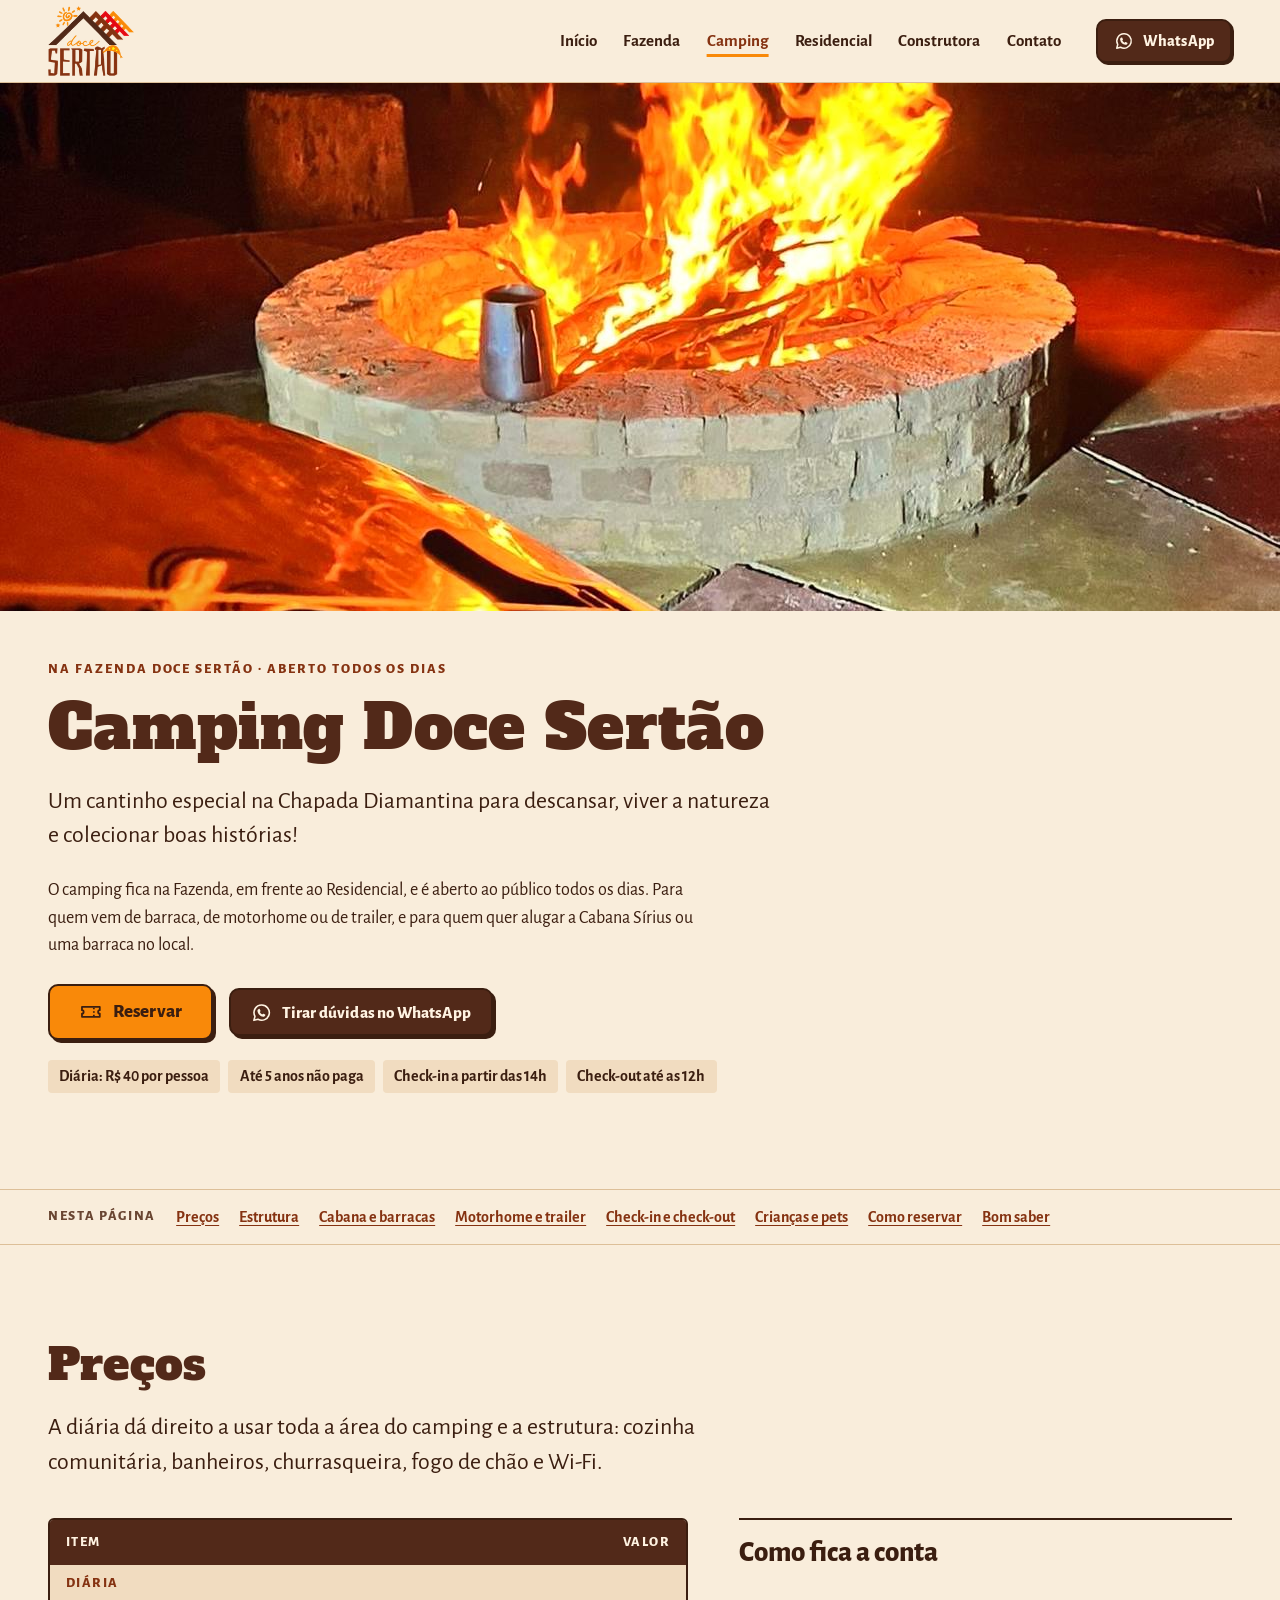
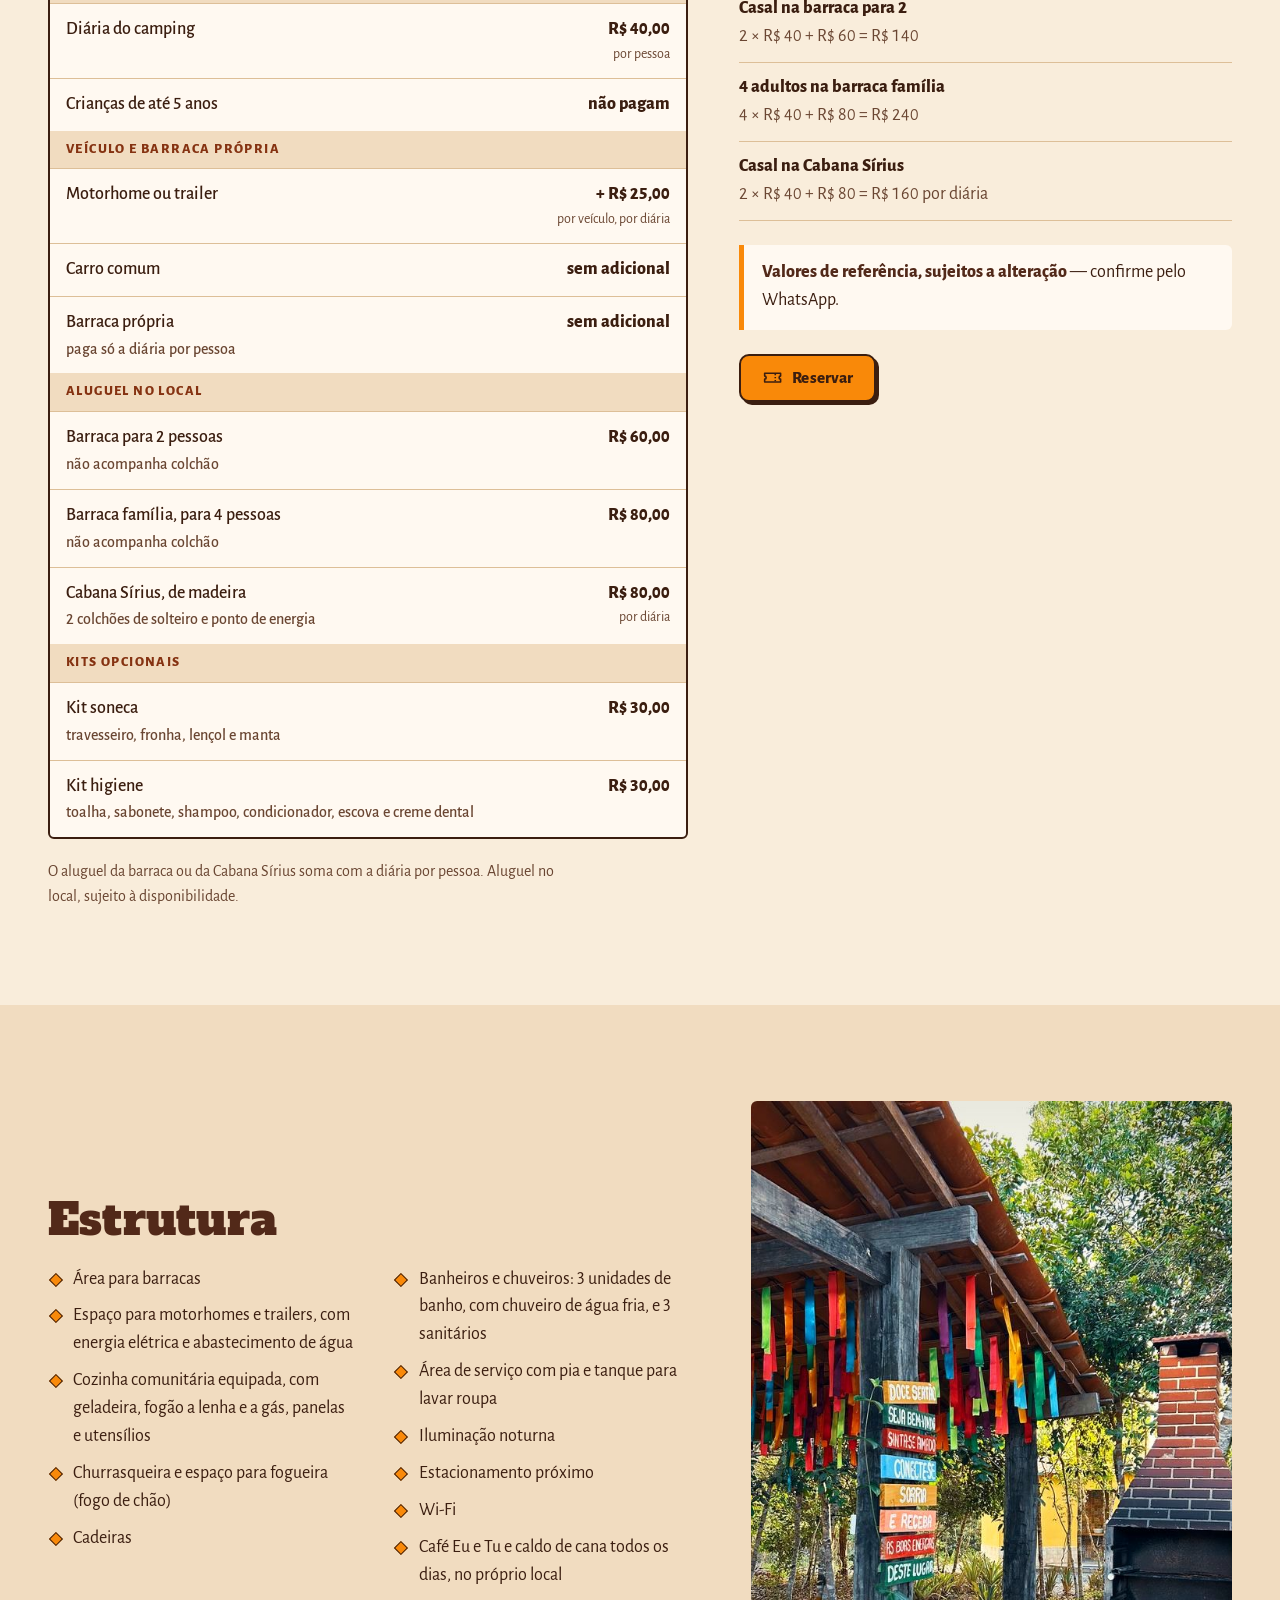
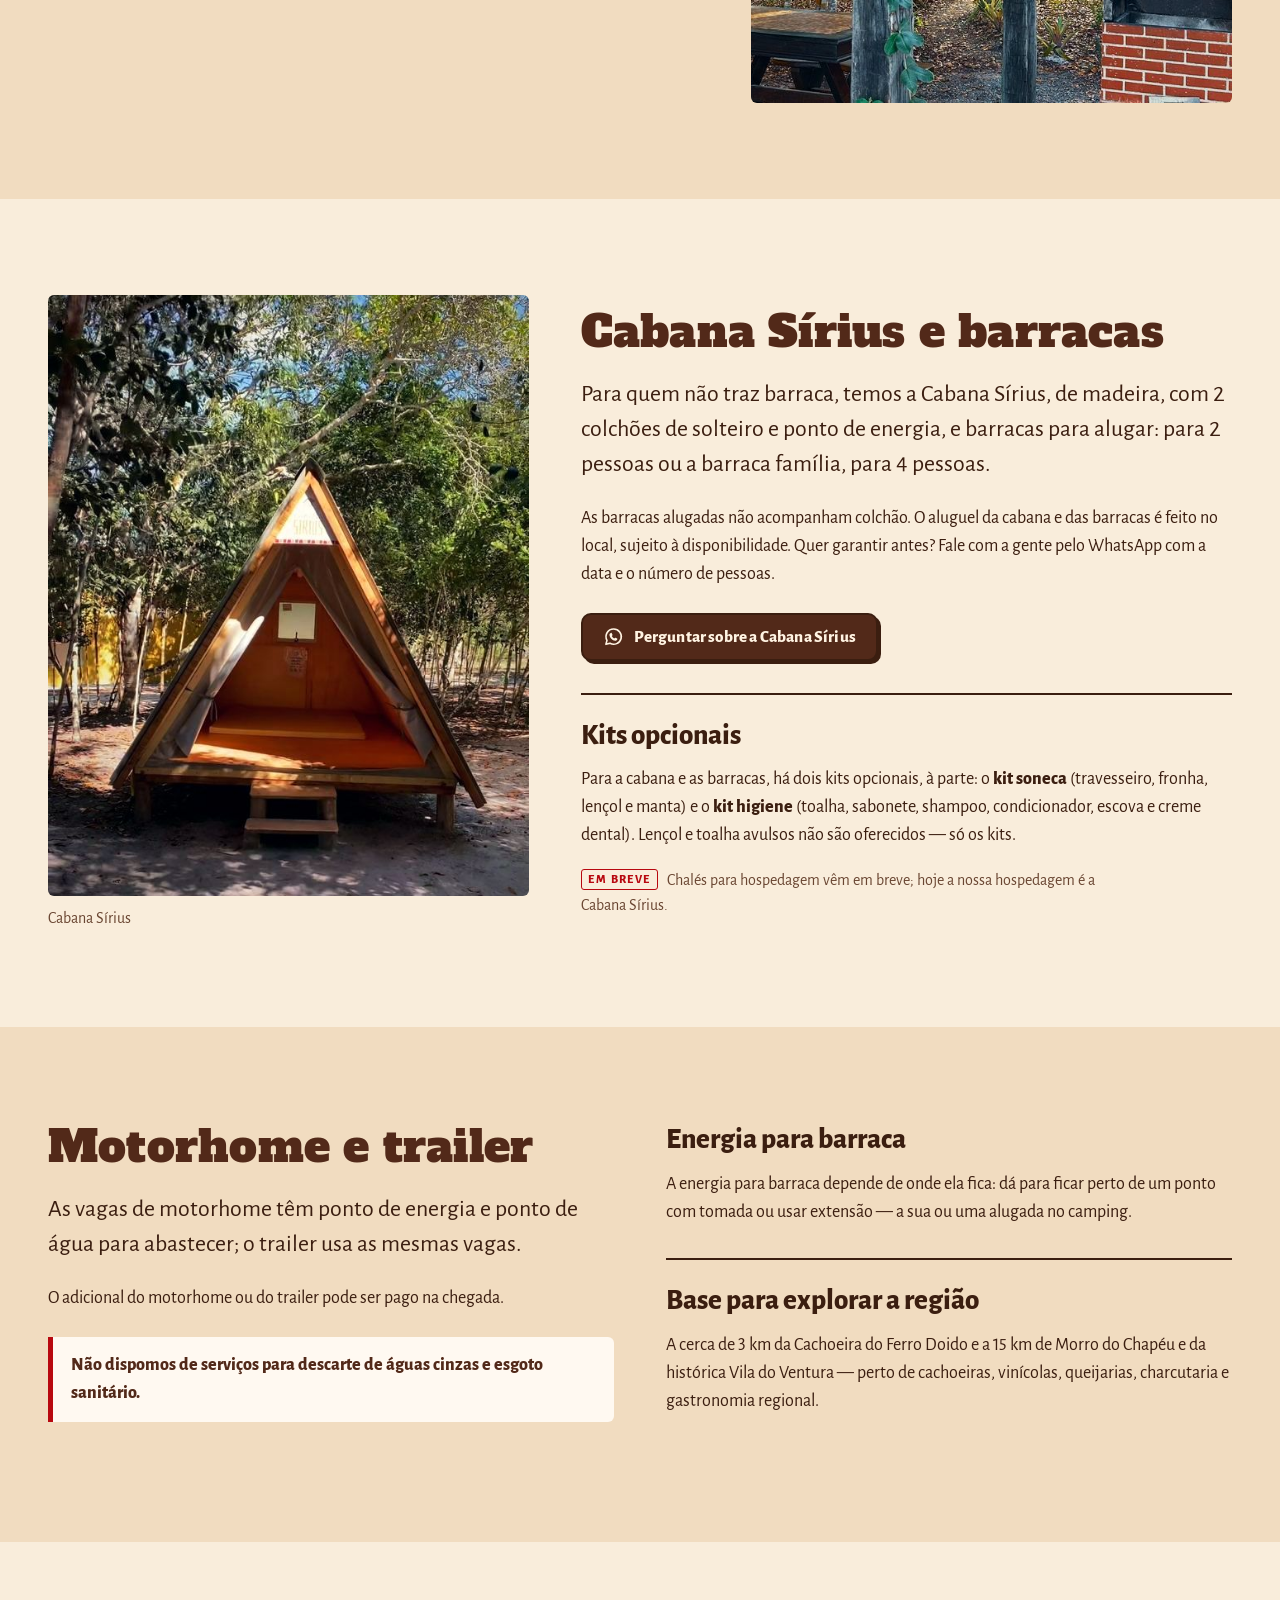
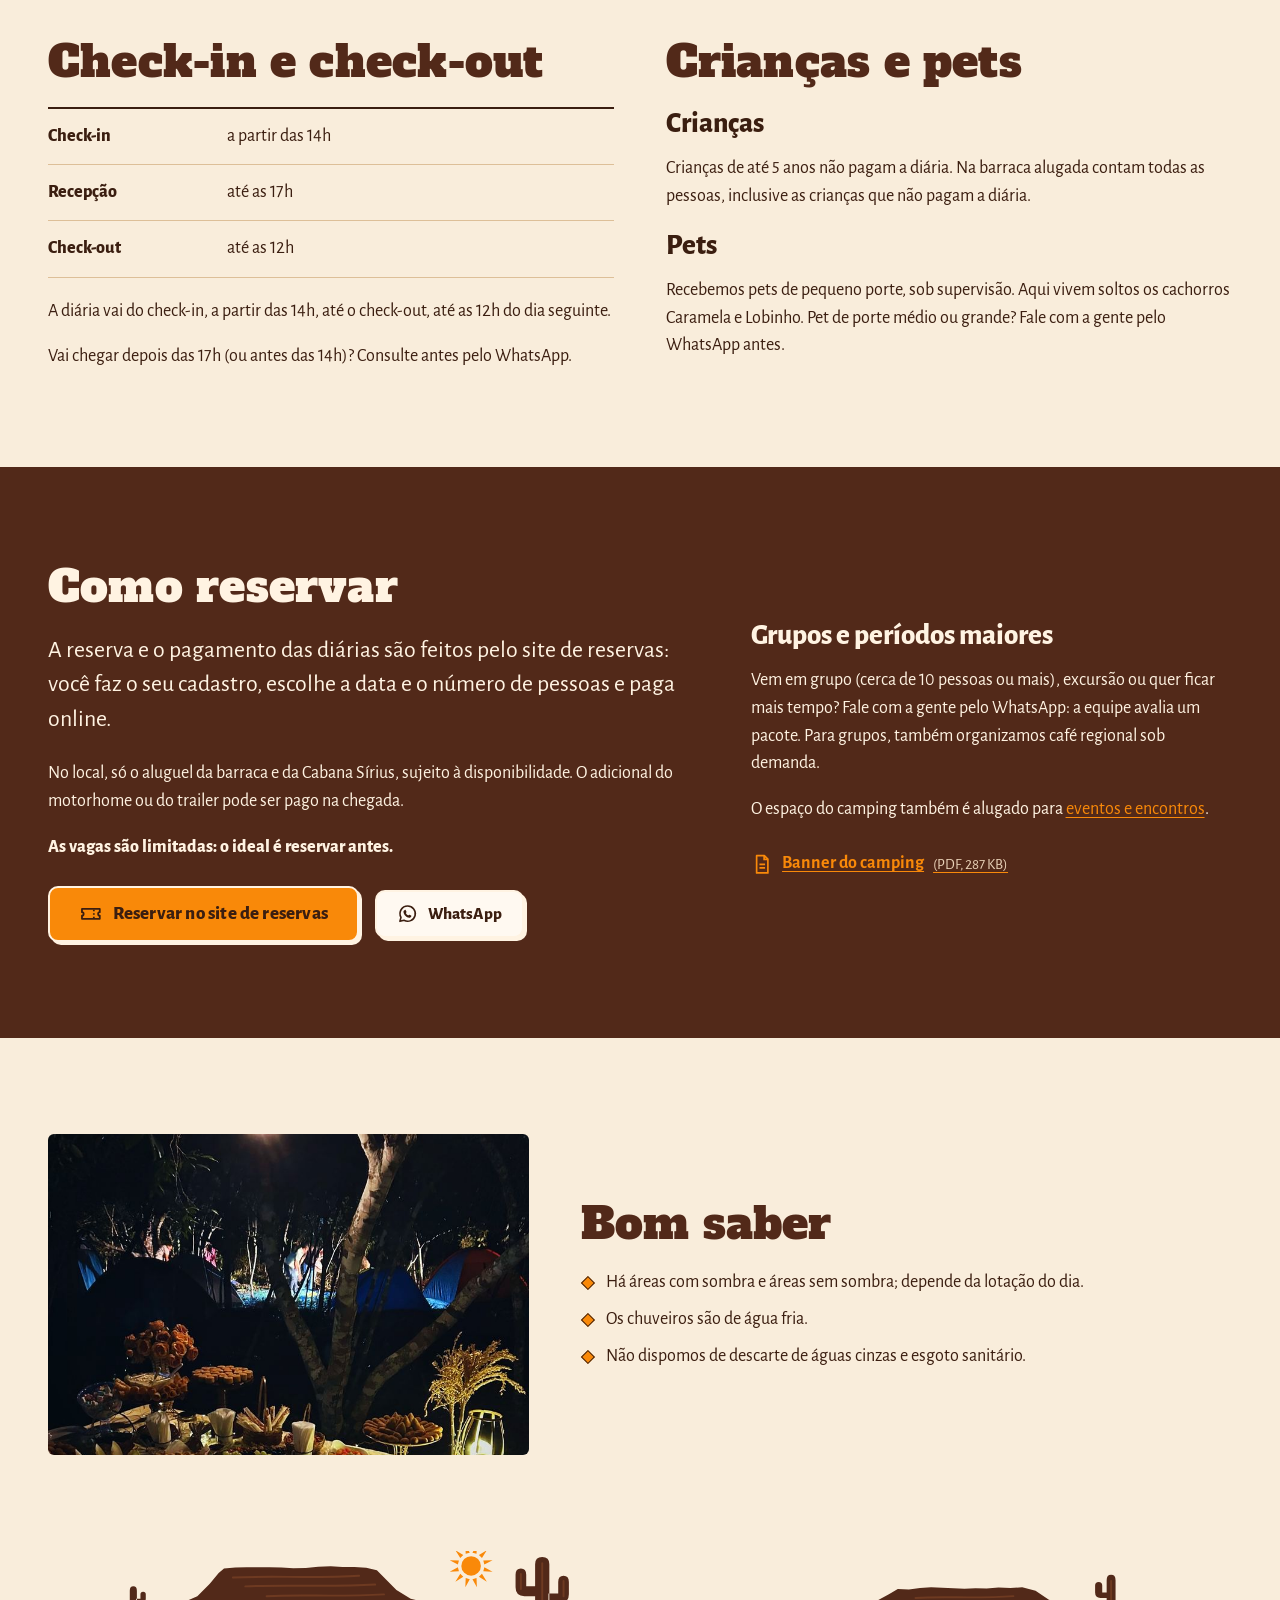
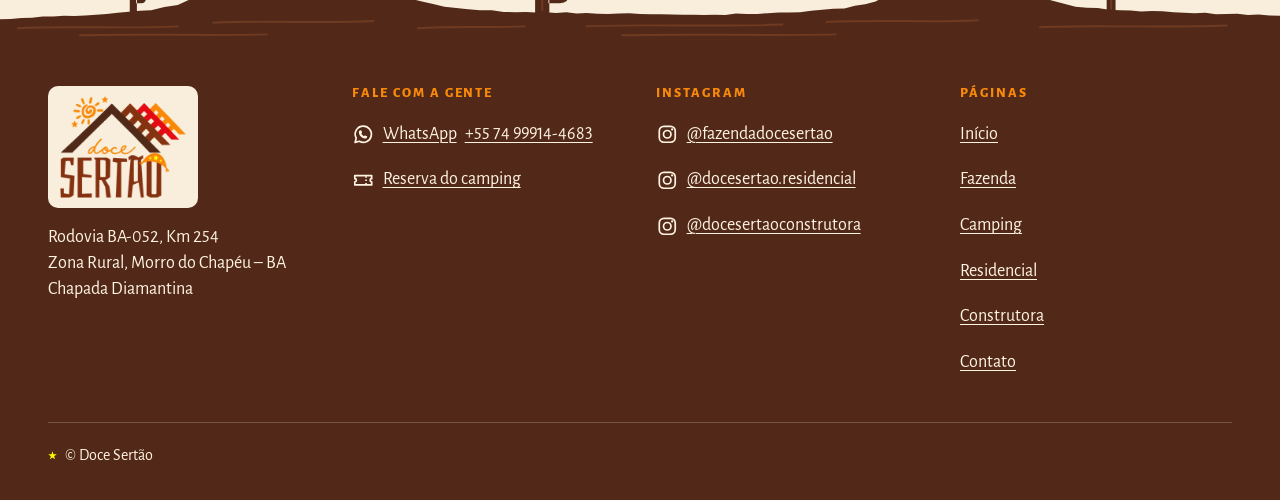
<file: camping.html>
<!doctype html>
<html lang="pt-BR">
<head>
<meta charset="utf-8">
<meta name="viewport" content="width=device-width, initial-scale=1">
<meta name="robots" content="noindex, nofollow">
<title>Camping · Doce Sertão</title>
<meta name="description" content="Camping Doce Sertão, na Chapada Diamantina: barracas, motorhomes e trailers, Cabana Sírius e barracas para alugar. Diária de R$ 40 por pessoa, reserva online.">
<meta name="theme-color" content="#F9EDDB">
<meta name="color-scheme" content="light">
<link rel="icon" href="assets/logo/favicon-32.png" sizes="32x32" type="image/png">
<link rel="icon" href="assets/logo/doce-sertao-192.png" sizes="192x192" type="image/png">
<link rel="apple-touch-icon" href="assets/logo/apple-touch-icon.png">
<meta property="og:type" content="website">
<meta property="og:locale" content="pt_BR">
<meta property="og:site_name" content="Doce Sertão">
<meta property="og:title" content="Camping · Doce Sertão">
<meta property="og:description" content="Camping Doce Sertão, na Chapada Diamantina: barracas, motorhomes e trailers, Cabana Sírius e barracas para alugar. Diária de R$ 40 por pessoa, reserva online.">
<meta property="og:image" content="assets/logo/og-doce-sertao.png">
<meta property="og:image:width" content="1200">
<meta property="og:image:height" content="630">
<meta property="og:image:alt" content="Logo do Doce Sertão">
<meta name="twitter:card" content="summary_large_image">
<link rel="preconnect" href="https://fonts.googleapis.com">
<link rel="preconnect" href="https://fonts.gstatic.com" crossorigin>
<link rel="stylesheet" href="https://fonts.googleapis.com/css2?family=Alegreya+Sans:ital,wght@0,400;0,500;0,700;0,800;1,400&amp;family=Alfa+Slab+One&amp;display=swap">
<link rel="stylesheet" href="assets/css/estilo.css">
<script>document.documentElement.classList.add('js');</script>
<script src="assets/js/site.js" defer></script>
</head>
<body>
<svg width="0" height="0" style="position:absolute" aria-hidden="true" focusable="false">
  <symbol id="i-conversa" viewBox="0 0 24 24"><path fill="none" stroke="currentColor" stroke-width="1.8" stroke-linejoin="round" d="M12 3.4a8.6 8.6 0 0 0-7.5 12.8L3.3 20.7l4.6-1.2A8.6 8.6 0 1 0 12 3.4z"/><path fill="currentColor" d="M9.1 7.8c.3-.1.6 0 .8.3l.8 1.8c.1.3 0 .6-.2.8l-.6.6c.6 1.2 1.6 2.2 2.8 2.8l.6-.6c.2-.2.5-.3.8-.2l1.8.8c.3.1.4.5.3.8-.3 1.1-1.3 1.8-2.4 1.7-3.4-.4-6.1-3.1-6.5-6.5-.1-1.1.6-2.1 1.8-2.3z"/></symbol>
  <symbol id="i-insta" viewBox="0 0 24 24"><rect x="3.5" y="3.5" width="17" height="17" rx="5" fill="none" stroke="currentColor" stroke-width="1.8"/><circle cx="12" cy="12" r="4" fill="none" stroke="currentColor" stroke-width="1.8"/><circle cx="17.2" cy="6.8" r="1.2" fill="currentColor"/></symbol>
  <symbol id="i-doc" viewBox="0 0 24 24"><path fill="none" stroke="currentColor" stroke-width="1.8" stroke-linejoin="round" d="M6 2.8h8.2l3.8 3.8v14.6H6z"/><path fill="none" stroke="currentColor" stroke-width="1.8" d="M14 2.8v4h4M9 12.2h6M9 15.8h6"/></symbol>
  <symbol id="i-seta" viewBox="0 0 24 24"><path fill="none" stroke="currentColor" stroke-width="2" stroke-linecap="round" stroke-linejoin="round" d="M5 12h13M13 6l6 6-6 6"/></symbol>
  <symbol id="i-ingresso" viewBox="0 0 24 24"><path fill="none" stroke="currentColor" stroke-width="1.8" stroke-linejoin="round" d="M3 7h18v3.3a1.7 1.7 0 0 0 0 3.4V17H3v-3.3a1.7 1.7 0 0 0 0-3.4z"/><path fill="none" stroke="currentColor" stroke-width="1.8" stroke-dasharray="1.5 2" d="M15 7.8v8.4"/></symbol>
  <symbol id="i-local" viewBox="0 0 24 24"><path fill="none" stroke="currentColor" stroke-width="1.8" stroke-linejoin="round" d="M12 21.2s-6.6-6.1-6.6-11.2a6.6 6.6 0 0 1 13.2 0c0 5.1-6.6 11.2-6.6 11.2z"/><circle cx="12" cy="10" r="2.4" fill="none" stroke="currentColor" stroke-width="1.8"/></symbol>
  <symbol id="i-hora" viewBox="0 0 24 24"><circle cx="12" cy="12" r="8.6" fill="none" stroke="currentColor" stroke-width="1.8"/><path fill="none" stroke="currentColor" stroke-width="1.8" stroke-linecap="round" d="M12 7.4V12l3.1 2"/></symbol>
  <symbol id="i-xicara" viewBox="0 0 24 24"><path fill="none" stroke="currentColor" stroke-width="1.8" stroke-linejoin="round" d="M4 9h12v4.5a5 5 0 0 1-5 5H9a5 5 0 0 1-5-5zM16 10.5h1.5a2.5 2.5 0 0 1 0 5H16M3 21h14"/><path fill="none" stroke="currentColor" stroke-width="1.6" stroke-linecap="round" d="M8 3.5c-.8 1 .8 2 0 3M12 3.5c-.8 1 .8 2 0 3"/></symbol>
  <symbol id="i-barraca" viewBox="0 0 24 24"><path fill="none" stroke="currentColor" stroke-width="1.8" stroke-linejoin="round" d="M2.5 19.5h19M4.6 19.5 12 5.5l7.4 14M12 5.5V3.2M9.2 19.5 12 13l2.8 6.5"/></symbol>
</svg>
<a class="pular" href="#conteudo">Pular para o conteúdo</a>
<header class="topo">
  <div class="envelope topo__barra">
    <a class="topo__marca" href="index.html"><img src="assets/logo/doce-sertao-w160.png" srcset="assets/logo/doce-sertao-w160.png 1x, assets/logo/doce-sertao-w320.png 2x" width="160" height="130" alt="Doce Sertão, página inicial"></a>
    <button class="topo__menu" type="button" aria-expanded="false" aria-controls="menu-principal"><span class="topo__menu-icone" aria-hidden="true"></span>Menu</button>
    <nav class="topo__nav" id="menu-principal" aria-label="Principal">
      <ul>
        <li><a href="index.html">Início</a></li>
        <li><a href="fazenda.html">Fazenda</a></li>
        <li><a href="camping.html" aria-current="page">Camping</a></li>
        <li><a href="residencial.html">Residencial</a></li>
        <li><a href="construtora.html">Construtora</a></li>
        <li><a href="contato.html">Contato</a></li>
      </ul>
    </nav>
    <a class="btn btn--whats topo__whats" href="https://wa.me/5574999144683?text=Ol%C3%A1%21%20Vim%20pelo%20site%20e%20queria%20saber%20sobre%20o%20Camping%20Doce%20Sert%C3%A3o." target="_blank" rel="noopener"><svg class="ico" aria-hidden="true" focusable="false"><use href="#i-conversa"/></svg>WhatsApp<span class="visualmente-oculto"> (abre em nova aba)</span></a>
  </div>
</header>

<main id="conteudo">

  <section class="abertura abertura--capa" aria-labelledby="titulo">
    <figure class="capa"><img src="assets/fotos/fogueira-violao-800.jpg" srcset="assets/fotos/fogueira-violao-800.jpg 640w, assets/fotos/fogueira-violao-1600.jpg 1280w" sizes="100vw" width="1280" height="1600" alt="Fogueira acesa num círculo de pedras à noite, com um violão em primeiro plano" fetchpriority="high" decoding="async"></figure>
    <div class="envelope abertura__grade">
      <div>
        <p class="sobretitulo">Na Fazenda Doce Sertão · aberto todos os dias</p>
        <h1 id="titulo">Camping Doce Sertão</h1>
        <p class="lead">Um cantinho especial na Chapada Diamantina para descansar, viver a natureza e colecionar boas histórias!</p>
        <p>O camping fica na Fazenda, em frente ao Residencial, e é aberto ao público todos os dias. Para quem vem de barraca, de motorhome ou de trailer, e para quem quer alugar a Cabana Sírius ou uma barraca no local.</p>
        <div class="botoes">
          <a class="btn btn--reservar btn--grande" href="https://www.visitemorrodochapeu.com.br/pt/tickets/3938" target="_blank" rel="noopener"><svg class="ico" aria-hidden="true" focusable="false"><use href="#i-ingresso"/></svg>Reservar<span class="visualmente-oculto"> (abre em nova aba)</span></a>
          <a class="btn btn--whats" href="https://wa.me/5574999144683?text=Ol%C3%A1%21%20Vim%20pelo%20site%20e%20queria%20saber%20sobre%20o%20Camping%20Doce%20Sert%C3%A3o." target="_blank" rel="noopener"><svg class="ico" aria-hidden="true" focusable="false"><use href="#i-conversa"/></svg>Tirar dúvidas no WhatsApp<span class="visualmente-oculto"> (abre em nova aba)</span></a>
        </div>
        <ul class="etiquetas" aria-label="Resumo">
          <li>Diária: R$ 40 por pessoa</li>
          <li>Até 5 anos não paga</li>
          <li>Check-in a partir das 14h</li>
          <li>Check-out até as 12h</li>
        </ul>
      </div>
    </div>
  </section>

  <nav class="sumario" aria-label="Nesta página">
    <ul class="envelope">
      <li class="sumario__rotulo" aria-hidden="true">Nesta página</li>
      <li><a href="#precos">Preços</a></li>
      <li><a href="#estrutura">Estrutura</a></li>
      <li><a href="#hospedagem">Cabana e barracas</a></li>
      <li><a href="#motorhome">Motorhome e trailer</a></li>
      <li><a href="#horarios">Check-in e check-out</a></li>
      <li><a href="#criancas-e-pets">Crianças e pets</a></li>
      <li><a href="#reservar">Como reservar</a></li>
      <li><a href="#bom-saber">Bom saber</a></li>
    </ul>
  </nav>

  <section class="secao" id="precos" aria-labelledby="precos-titulo">
    <div class="envelope">
      <div class="cabeca-secao">
        <h2 id="precos-titulo">Preços</h2>
        <p class="lead">A diária dá direito a usar toda a área do camping e a estrutura: cozinha comunitária, banheiros, churrasqueira, fogo de chão e <span class="nowrap">Wi-Fi</span>.</p>
      </div>
      <div class="precos-camping">
        <div class="tabela-caixa">
          <table class="tabela">
            <caption class="visualmente-oculto">Preços do Camping Doce Sertão</caption>
            <thead>
              <tr><th scope="col">Item</th><th scope="col" class="valor">Valor</th></tr>
            </thead>
            <tbody>
              <tr class="grupo-linhas"><th scope="rowgroup" colspan="2">Diária</th></tr>
              <tr><th scope="row">Diária do camping</th><td class="valor">R$ 40,00<small>por pessoa</small></td></tr>
              <tr><th scope="row">Crianças de até 5 anos</th><td class="valor">não pagam</td></tr>
            </tbody>
            <tbody>
              <tr class="grupo-linhas"><th scope="rowgroup" colspan="2">Veículo e barraca própria</th></tr>
              <tr><th scope="row">Motorhome ou trailer</th><td class="valor">+ R$ 25,00<small>por veículo, por diária</small></td></tr>
              <tr><th scope="row">Carro comum</th><td class="valor">sem adicional</td></tr>
              <tr><th scope="row">Barraca própria<span class="detalhe">paga só a diária por pessoa</span></th><td class="valor">sem adicional</td></tr>
            </tbody>
            <tbody>
              <tr class="grupo-linhas"><th scope="rowgroup" colspan="2">Aluguel no local</th></tr>
              <tr><th scope="row">Barraca para 2 pessoas<span class="detalhe">não acompanha colchão</span></th><td class="valor">R$ 60,00</td></tr>
              <tr><th scope="row">Barraca família, para 4 pessoas<span class="detalhe">não acompanha colchão</span></th><td class="valor">R$ 80,00</td></tr>
              <tr><th scope="row">Cabana Sírius, de madeira<span class="detalhe">2 colchões de solteiro e ponto de energia</span></th><td class="valor">R$ 80,00<small>por diária</small></td></tr>
            </tbody>
            <tbody>
              <tr class="grupo-linhas"><th scope="rowgroup" colspan="2">Kits opcionais</th></tr>
              <tr><th scope="row">Kit soneca<span class="detalhe">travesseiro, fronha, lençol e manta</span></th><td class="valor">R$ 30,00</td></tr>
              <tr><th scope="row">Kit higiene<span class="detalhe">toalha, sabonete, shampoo, condicionador, escova e creme dental</span></th><td class="valor">R$ 30,00</td></tr>
            </tbody>
          </table>
          <p class="pequeno apos-ficha">O aluguel da barraca ou da Cabana Sírius soma com a diária por pessoa. Aluguel no local, sujeito à disponibilidade.</p>
        </div>
        <div>
          <div class="contas">
            <h3>Como fica a conta</h3>
            <ul>
              <li><strong>Casal na barraca para 2</strong><span class="conta">2 × R$ 40 + R$ 60 = R$ 140</span></li>
              <li><strong>4 adultos na barraca família</strong><span class="conta">4 × R$ 40 + R$ 80 = R$ 240</span></li>
              <li><strong>Casal na Cabana Sírius</strong><span class="conta">2 × R$ 40 + R$ 80 = R$ 160 por diária</span></li>
            </ul>
          </div>
          <div class="aviso">
            <p><strong>Valores de referência, sujeitos a alteração</strong> — confirme pelo WhatsApp.</p>
          </div>
          <div class="botoes">
            <a class="btn btn--reservar" href="https://www.visitemorrodochapeu.com.br/pt/tickets/3938" target="_blank" rel="noopener"><svg class="ico" aria-hidden="true" focusable="false"><use href="#i-ingresso"/></svg>Reservar<span class="visualmente-oculto"> (abre em nova aba)</span></a>
          </div>
        </div>
      </div>
    </div>
  </section>

  <section class="secao secao--areia" id="estrutura" aria-labelledby="estrutura-titulo">
    <div class="envelope duo duo--texto">
      <div>
        <h2 id="estrutura-titulo">Estrutura</h2>
        <ul class="lista-losango lista-losango--colunas">
          <li>Área para barracas</li>
          <li>Espaço para motorhomes e trailers, com energia elétrica e abastecimento de água</li>
          <li>Cozinha comunitária equipada, com geladeira, fogão a lenha e a gás, panelas e utensílios</li>
          <li>Churrasqueira e espaço para fogueira (fogo de chão)</li>
          <li>Cadeiras</li>
          <li>Banheiros e chuveiros: 3 unidades de banho, com chuveiro de água fria, e 3 sanitários</li>
          <li>Área de serviço com pia e tanque para lavar roupa</li>
          <li>Iluminação noturna</li>
          <li>Estacionamento próximo</li>
          <li><span class="nowrap">Wi-Fi</span></li>
          <li>Café Eu e Tu e caldo de cana todos os dias, no próprio local</li>
        </ul>
      </div>
      <figure class="foto foto--retrato"><img src="assets/fotos/churrasqueira-camping-800.jpg" srcset="assets/fotos/churrasqueira-camping-800.jpg 800w, assets/fotos/churrasqueira-camping-1600.jpg 1166w" sizes="(min-width: 75em) 480px, (min-width: 52em) 40vw, 100vw" width="1166" height="1126" alt="Churrasqueira de tijolos e mesa de madeira sob uma cobertura enfeitada com fitas coloridas" loading="lazy" decoding="async"></figure>
    </div>
  </section>

  <section class="secao" id="hospedagem" aria-labelledby="hospedagem-titulo">
    <div class="envelope duo duo--foto">
      <figure class="com-legenda">
        <div class="foto foto--retrato"><img src="assets/fotos/cabana-de-madeira-800.jpg" srcset="assets/fotos/cabana-de-madeira-800.jpg 582w, assets/fotos/cabana-de-madeira-1600.jpg 720w" sizes="(min-width: 75em) 500px, (min-width: 52em) 42vw, 100vw" width="720" height="990" alt="Cabana Sírius: pequena cabana de madeira em formato de A, sobre um estrado com degraus, entre as árvores" loading="lazy" decoding="async"></div>
        <figcaption class="legenda">Cabana Sírius</figcaption>
      </figure>
      <div>
        <h2 id="hospedagem-titulo">Cabana Sírius e barracas</h2>
        <p class="lead">Para quem não traz barraca, temos a Cabana Sírius, de madeira, com 2 colchões de solteiro e ponto de energia, e barracas para alugar: para 2 pessoas ou a barraca família, para 4 pessoas.</p>
        <p>As barracas alugadas não acompanham colchão. O aluguel da cabana e das barracas é feito no local, sujeito à disponibilidade. Quer garantir antes? Fale com a gente pelo WhatsApp com a data e o número de pessoas.</p>
        <div class="botoes">
          <a class="btn btn--whats" href="https://wa.me/5574999144683?text=Ol%C3%A1%21%20Vim%20pelo%20site%20e%20queria%20saber%20sobre%20a%20Cabana%20S%C3%ADrius." target="_blank" rel="noopener"><svg class="ico" aria-hidden="true" focusable="false"><use href="#i-conversa"/></svg>Perguntar sobre a Cabana Sírius<span class="visualmente-oculto"> (abre em nova aba)</span></a>
        </div>
        <div class="bloco-separado">
          <h3>Kits opcionais</h3>
          <p>Para a cabana e as barracas, há dois kits opcionais, à parte: o <strong>kit soneca</strong> (travesseiro, fronha, lençol e manta) e o <strong>kit higiene</strong> (toalha, sabonete, shampoo, condicionador, escova e creme dental). Lençol e toalha avulsos não são oferecidos — só os kits.</p>
          <p class="pequeno"><span class="etiqueta-breve">Em breve</span> Chalés para hospedagem vêm em breve; hoje a nossa hospedagem é a Cabana Sírius.</p>
        </div>
      </div>
    </div>
  </section>

  <section class="secao secao--areia" id="motorhome" aria-labelledby="motorhome-titulo">
    <div class="envelope duo duo--topo">
      <div>
        <h2 id="motorhome-titulo">Motorhome e trailer</h2>
        <p class="lead">As vagas de motorhome têm ponto de energia e ponto de água para abastecer; o trailer usa as mesmas vagas.</p>
        <p>O adicional do motorhome ou do trailer pode ser pago na chegada.</p>
        <div class="aviso aviso--forte">
          <p><strong>Não dispomos de serviços para descarte de águas cinzas e esgoto sanitário.</strong></p>
        </div>
      </div>
      <div>
        <h3>Energia para barraca</h3>
        <p>A energia para barraca depende de onde ela fica: dá para ficar perto de um ponto com tomada ou usar extensão — a sua ou uma alugada no camping.</p>
        <div class="bloco-separado">
          <h3>Base para explorar a região</h3>
          <p>A cerca de 3 km da Cachoeira do Ferro Doido e a 15 km de Morro do Chapéu e da histórica Vila do Ventura — perto de cachoeiras, vinícolas, queijarias, charcutaria e gastronomia regional.</p>
        </div>
      </div>
    </div>
  </section>

  <section class="secao" id="horarios" aria-labelledby="horarios-titulo">
    <div class="envelope duo duo--topo">
      <div>
        <h2 id="horarios-titulo">Check-in e check-out</h2>
        <dl class="ficha">
          <div><dt>Check-in</dt><dd>a partir das 14h</dd></div>
          <div><dt>Recepção</dt><dd>até as 17h</dd></div>
          <div><dt>Check-out</dt><dd>até as 12h</dd></div>
        </dl>
        <p class="apos-ficha">A diária vai do check-in, a partir das 14h, até o check-out, até as 12h do dia seguinte.</p>
        <p>Vai chegar depois das 17h (ou antes das 14h)? Consulte antes pelo WhatsApp.</p>
      </div>
      <div id="criancas-e-pets">
        <h2>Crianças e pets</h2>
        <h3>Crianças</h3>
        <p>Crianças de até 5 anos não pagam a diária. Na barraca alugada contam todas as pessoas, inclusive as crianças que não pagam a diária.</p>
        <h3>Pets</h3>
        <p>Recebemos pets de pequeno porte, sob supervisão. Aqui vivem soltos os cachorros Caramela e Lobinho. Pet de porte médio ou grande? Fale com a gente pelo WhatsApp antes.</p>
      </div>
    </div>
  </section>

  <section class="secao secao--terra" id="reservar" aria-labelledby="reservar-titulo">
    <div class="envelope duo duo--texto">
      <div>
        <h2 id="reservar-titulo">Como reservar</h2>
        <p class="lead">A reserva e o pagamento das diárias são feitos pelo site de reservas: você faz o seu cadastro, escolhe a data e o número de pessoas e paga online.</p>
        <p>No local, só o aluguel da barraca e da Cabana Sírius, sujeito à disponibilidade. O adicional do motorhome ou do trailer pode ser pago na chegada.</p>
        <p><strong>As vagas são limitadas: o ideal é reservar antes.</strong></p>
        <div class="botoes">
          <a class="btn btn--reservar btn--grande" href="https://www.visitemorrodochapeu.com.br/pt/tickets/3938" target="_blank" rel="noopener"><svg class="ico" aria-hidden="true" focusable="false"><use href="#i-ingresso"/></svg>Reservar no site de reservas<span class="visualmente-oculto"> (abre em nova aba)</span></a>
          <a class="btn btn--whats" href="https://wa.me/5574999144683?text=Ol%C3%A1%21%20Vim%20pelo%20site%20e%20queria%20saber%20sobre%20o%20Camping%20Doce%20Sert%C3%A3o." target="_blank" rel="noopener"><svg class="ico" aria-hidden="true" focusable="false"><use href="#i-conversa"/></svg>WhatsApp<span class="visualmente-oculto"> (abre em nova aba)</span></a>
        </div>
      </div>
      <div>
        <h3>Grupos e períodos maiores</h3>
        <p>Vem em grupo (cerca de 10 pessoas ou mais), excursão ou quer ficar mais tempo? Fale com a gente pelo WhatsApp: a equipe avalia um pacote. Para grupos, também organizamos café regional sob demanda.</p>
        <p>O espaço do camping também é alugado para <a href="fazenda.html#eventos">eventos e encontros</a>.</p>
        <p><a class="link-doc" href="docs/banner-camping-doce-sertao.pdf" type="application/pdf" target="_blank" rel="noopener"><svg class="ico" aria-hidden="true" focusable="false"><use href="#i-doc"/></svg>Banner do camping <small>(PDF, 287 KB)</small></a></p>
      </div>
    </div>
  </section>

  <section class="secao" id="bom-saber" aria-labelledby="saber-titulo">
    <div class="envelope duo duo--foto">
      <figure class="foto foto--paisagem"><img src="assets/fotos/mesa-luau-800.jpg" srcset="assets/fotos/mesa-luau-800.jpg 800w, assets/fotos/mesa-luau-1600.jpg 1440w" sizes="(min-width: 75em) 500px, (min-width: 52em) 42vw, 100vw" width="1440" height="1420" alt="Mesa farta de petiscos, frutas e doces iluminada por lanternas à noite, sob uma árvore, com barracas ao fundo" loading="lazy" decoding="async"></figure>
      <div>
        <h2 id="saber-titulo">Bom saber</h2>
        <ul class="lista-losango">
          <li>Há áreas com sombra e áreas sem sombra; depende da lotação do dia.</li>
          <li>Os chuveiros são de água fria.</li>
          <li>Não dispomos de descarte de águas cinzas e esgoto sanitário.</li>
        </ul>
      </div>
    </div>
  </section>

</main>

<footer class="rodape">
  <svg class="xilo xilo--rodape" viewBox="0 0 1440 120" preserveAspectRatio="xMidYMax slice" aria-hidden="true" focusable="false"><g class="xilo__sol"><circle cx="530" cy="36" r="11"/><path d="M544.9,37.5 L554.1,42.5 L543.7,42.1 Z M542.2,44.8 L547.7,53.7 L538.8,48.2 Z M536.1,49.7 L536.5,60.1 L531.5,50.9 Z M528.5,50.9 L523.5,60.1 L523.9,49.7 Z M521.2,48.2 L512.3,53.7 L517.8,44.8 Z M516.3,42.1 L505.9,42.5 L515.1,37.5 Z M515.1,34.5 L505.9,29.5 L516.3,29.9 Z M517.8,27.2 L512.3,18.3 L521.2,23.8 Z M523.9,22.3 L523.5,11.9 L528.5,21.1 Z M531.5,21.1 L536.5,11.9 L536.1,22.3 Z M538.8,23.8 L547.7,18.3 L542.2,27.2 Z M543.7,29.9 L554.1,29.5 L544.9,34.5 Z"/></g><path fill="currentColor" d="M0,121 L0.0,96.0 L12.0,95.7 L24.0,94.6 L36.0,94.2 L48.0,92.8 L60.0,93.0 L72.0,92.1 L84.0,92.2 L96.0,91.9 L108.0,91.0 L120.0,90.0 L132.5,88.8 L145.0,87.5 L157.5,86.4 L170.0,86.0 L185.0,82.3 L200.0,80.0 L211.0,74.8 L222.0,70.0 L236.0,56.0 L246.0,44.0 L252.0,39.0 L264.7,37.8 L277.3,37.4 L290.0,37.5 L303.3,37.4 L316.7,37.9 L330.0,38.5 L344.0,38.2 L358.0,36.9 L372.0,36.5 L385.3,37.1 L398.7,37.2 L412.0,38.0 L424.0,41.0 L434.0,51.0 L446.0,63.0 L462.0,73.0 L474.7,76.0 L487.3,78.7 L500.0,82.0 L513.3,83.2 L526.7,84.8 L540.0,86.0 L553.3,85.9 L566.7,87.7 L580.0,88.0 L591.4,87.7 L602.9,88.3 L614.3,88.1 L625.7,89.0 L637.1,88.2 L648.6,89.5 L660.0,89.0 L672.0,89.8 L684.0,90.0 L696.0,89.6 L708.0,89.2 L720.0,90.0 L732.0,90.4 L744.0,90.4 L756.0,90.6 L768.0,90.8 L780.0,91.0 L792.0,91.2 L804.0,90.8 L816.0,91.1 L828.0,89.5 L840.0,90.0 L852.0,90.0 L864.0,89.2 L876.0,88.4 L888.0,88.5 L900.0,88.0 L912.5,86.4 L925.0,85.3 L937.5,84.3 L950.0,84.0 L961.7,80.9 L973.3,79.1 L985.0,76.0 L1000.0,68.0 L1010.0,62.0 L1022.5,62.4 L1035.0,60.7 L1047.5,60.1 L1060.0,60.5 L1072.5,61.2 L1085.0,61.6 L1097.5,61.2 L1110.0,61.5 L1123.3,60.2 L1136.7,60.9 L1150.0,60.0 L1165.0,64.0 L1180.0,74.0 L1195.0,78.0 L1210.0,82.0 L1222.5,83.0 L1235.0,83.2 L1247.5,85.4 L1260.0,86.0 L1272.0,86.1 L1284.0,87.3 L1296.0,86.8 L1308.0,87.0 L1320.0,88.0 L1332.0,88.7 L1344.0,89.3 L1356.0,88.6 L1368.0,90.3 L1380.0,90.0 L1392.0,89.7 L1404.0,91.1 L1416.0,90.7 L1428.0,91.8 L1440.0,92.0 L1440,121 Z"/><path fill="currentColor" d="M602,92 L602,34 Q602,26 610,26 Q618,26 618,34 L618,92 Z M603,70 L590,70 Q580,70 580,60 L580,46 Q580,39 586,39 Q592,39 592,46 L592,59 L603,59 Z M617,78 L630,78 Q640,78 640,68 L640,54 Q640,47 634,47 Q628,47 628,54 L628,67 L617,67 Z M1245,88 L1245,52 Q1245,46 1250,46 Q1255,46 1255,52 L1255,88 Z M1246,72 L1238,72 Q1232,72 1232,66 L1232,58 Q1232,54 1236,54 Q1240,54 1240,58 L1240,66 L1246,66 Z M146,90 L146,64 Q146,59 150,59 Q154,59 154,64 L154,90 Z M153,78 L159,78 Q164,78 164,73 L164,68 Q164,65 161,65 Q158,65 158,68 L158,73 L153,73 Z"/><path class="xilo__sulcos" d="M262,49 C300,47 360,50 404,47 M276,59 C320,57 372,60 422,57 M300,70 C340,68 380,71 432,68 M20,106 C80,103 140,107 200,104 M240,100 C300,97 360,101 420,98 M470,106 C520,103 556,106 590,104 M660,104 C720,101 800,105 880,102 M930,99 C990,96 1050,100 1100,97 M1030,72 C1060,70 1100,73 1140,70 M1170,105 C1230,102 1300,106 1380,103 M90,114 C160,112 230,115 300,113 M700,114 C780,112 860,115 940,113 M610,33 L610,86 M586,45 L586,62 M634,53 L634,70 M1250,53 L1250,84"/></svg>
  <div class="rodape__corpo">
    <div class="envelope rodape__grade">
      <div class="rodape__marca">
        <img src="assets/logo/doce-sertao-w320.png" width="320" height="260" alt="Doce Sertão" loading="lazy" decoding="async">
        <address>Rodovia BA-052, Km 254<br>Zona Rural, Morro do Chapéu&nbsp;–&nbsp;BA<br>Chapada Diamantina</address>
      </div>
      <div>
        <h2 class="rodape__titulo">Fale com a gente</h2>
        <ul>
          <li><a href="https://wa.me/5574999144683?text=Ol%C3%A1%21%20Vim%20pelo%20site%20e%20queria%20saber%20sobre%20o%20Camping%20Doce%20Sert%C3%A3o." target="_blank" rel="noopener"><svg class="ico" aria-hidden="true" focusable="false"><use href="#i-conversa"/></svg>WhatsApp <span class="nowrap">+55 74 99914-4683</span><span class="visualmente-oculto"> (abre em nova aba)</span></a></li>
          <li><a href="https://www.visitemorrodochapeu.com.br/pt/tickets/3938" target="_blank" rel="noopener"><svg class="ico" aria-hidden="true" focusable="false"><use href="#i-ingresso"/></svg>Reserva do camping<span class="visualmente-oculto"> (site de reservas, abre em nova aba)</span></a></li>
        </ul>
      </div>
      <div>
        <h2 class="rodape__titulo">Instagram</h2>
        <ul>
          <li><a href="https://www.instagram.com/fazendadocesertao" target="_blank" rel="noopener"><svg class="ico" aria-hidden="true" focusable="false"><use href="#i-insta"/></svg>@fazendadocesertao<span class="visualmente-oculto"> — Fazenda Doce Sertão (abre em nova aba)</span></a></li>
          <li><a href="https://www.instagram.com/docesertao.residencial" target="_blank" rel="noopener"><svg class="ico" aria-hidden="true" focusable="false"><use href="#i-insta"/></svg>@docesertao.residencial<span class="visualmente-oculto"> — Doce Sertão Residencial (abre em nova aba)</span></a></li>
          <li><a href="https://www.instagram.com/docesertaoconstrutora" target="_blank" rel="noopener"><svg class="ico" aria-hidden="true" focusable="false"><use href="#i-insta"/></svg>@docesertaoconstrutora<span class="visualmente-oculto"> — Doce Sertão Construtora (abre em nova aba)</span></a></li>
        </ul>
      </div>
      <nav aria-label="Rodapé">
        <h2 class="rodape__titulo">Páginas</h2>
        <ul>
          <li><a href="index.html">Início</a></li>
          <li><a href="fazenda.html">Fazenda</a></li>
          <li><a href="camping.html">Camping</a></li>
          <li><a href="residencial.html">Residencial</a></li>
          <li><a href="construtora.html">Construtora</a></li>
          <li><a href="contato.html">Contato</a></li>
        </ul>
      </nav>
    </div>
    <div class="envelope rodape__fim"><p>© Doce Sertão</p></div>
  </div>
</footer>
<a class="whats-fixo" href="https://wa.me/5574999144683?text=Ol%C3%A1%21%20Vim%20pelo%20site%20e%20queria%20saber%20sobre%20o%20Camping%20Doce%20Sert%C3%A3o." target="_blank" rel="noopener"><svg class="ico" aria-hidden="true" focusable="false"><use href="#i-conversa"/></svg>WhatsApp<span class="visualmente-oculto"> (abre em nova aba)</span></a>
</body>
</html>
</file>
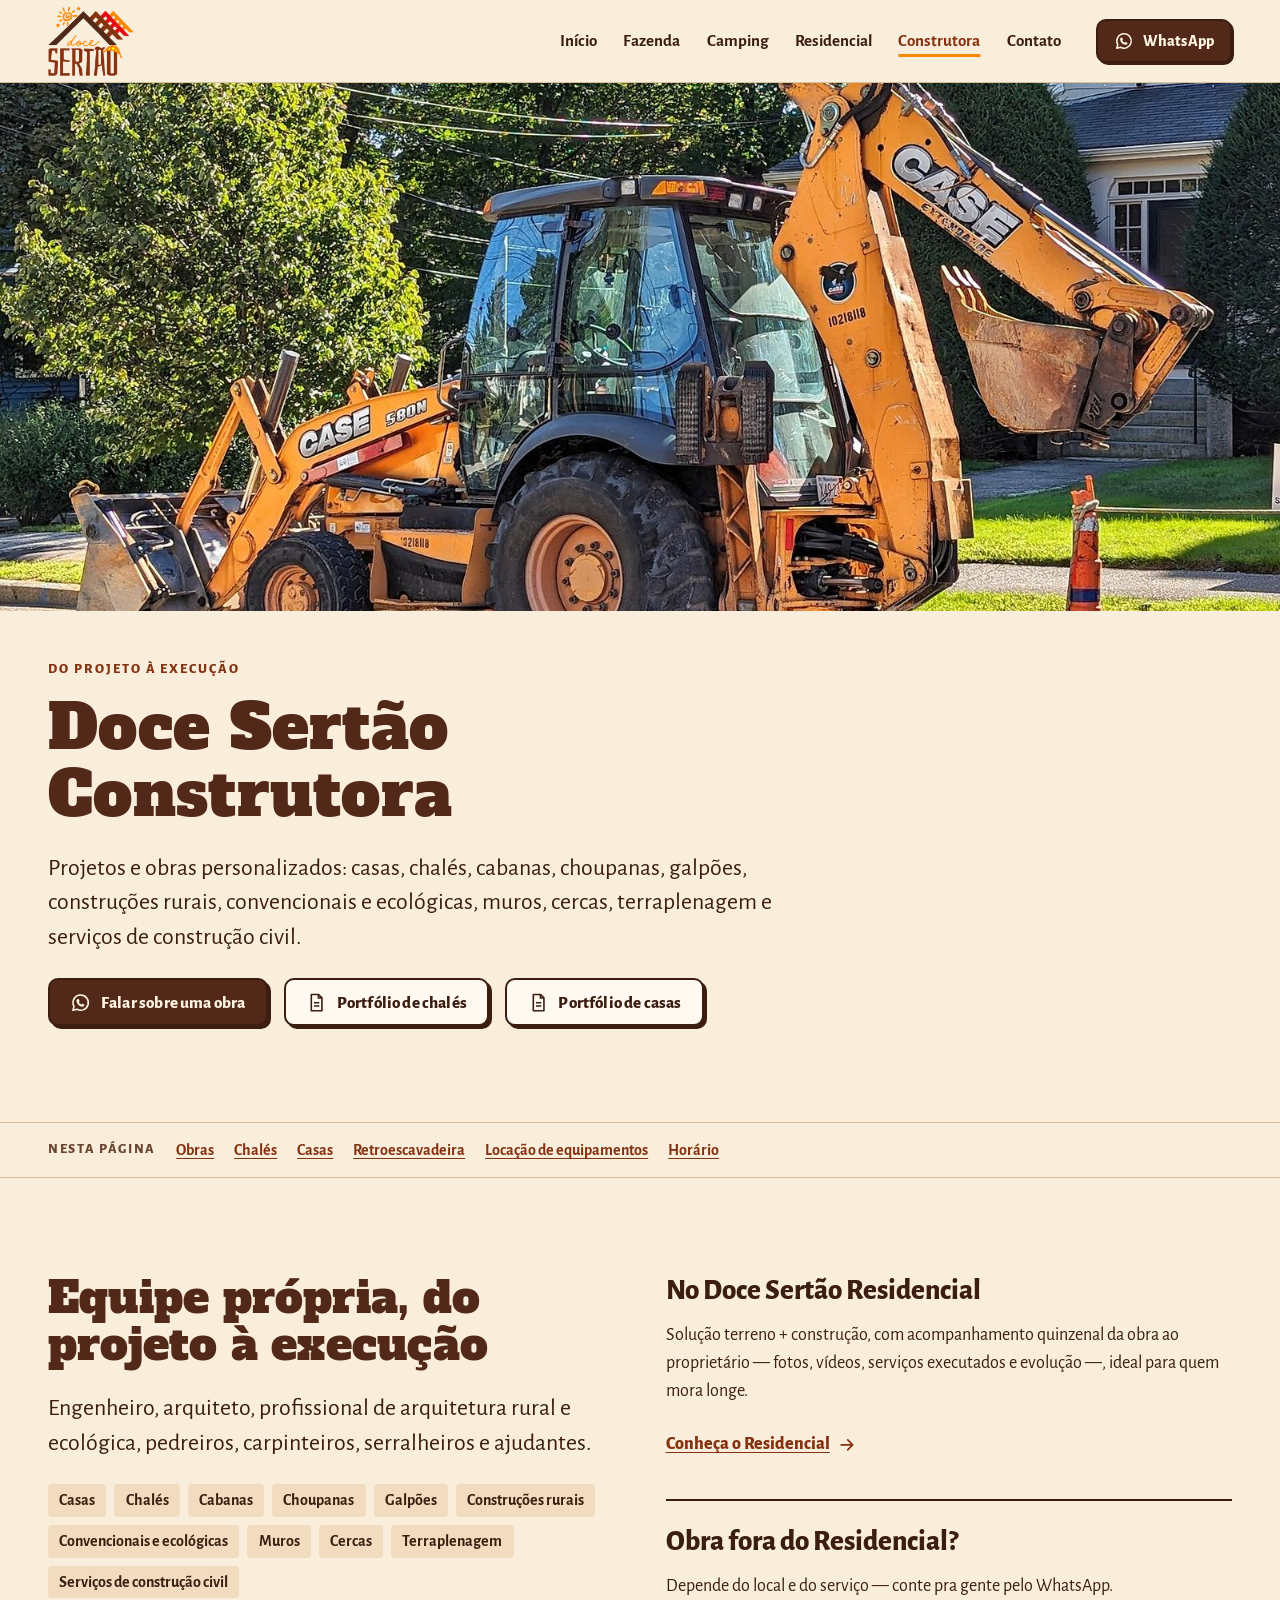
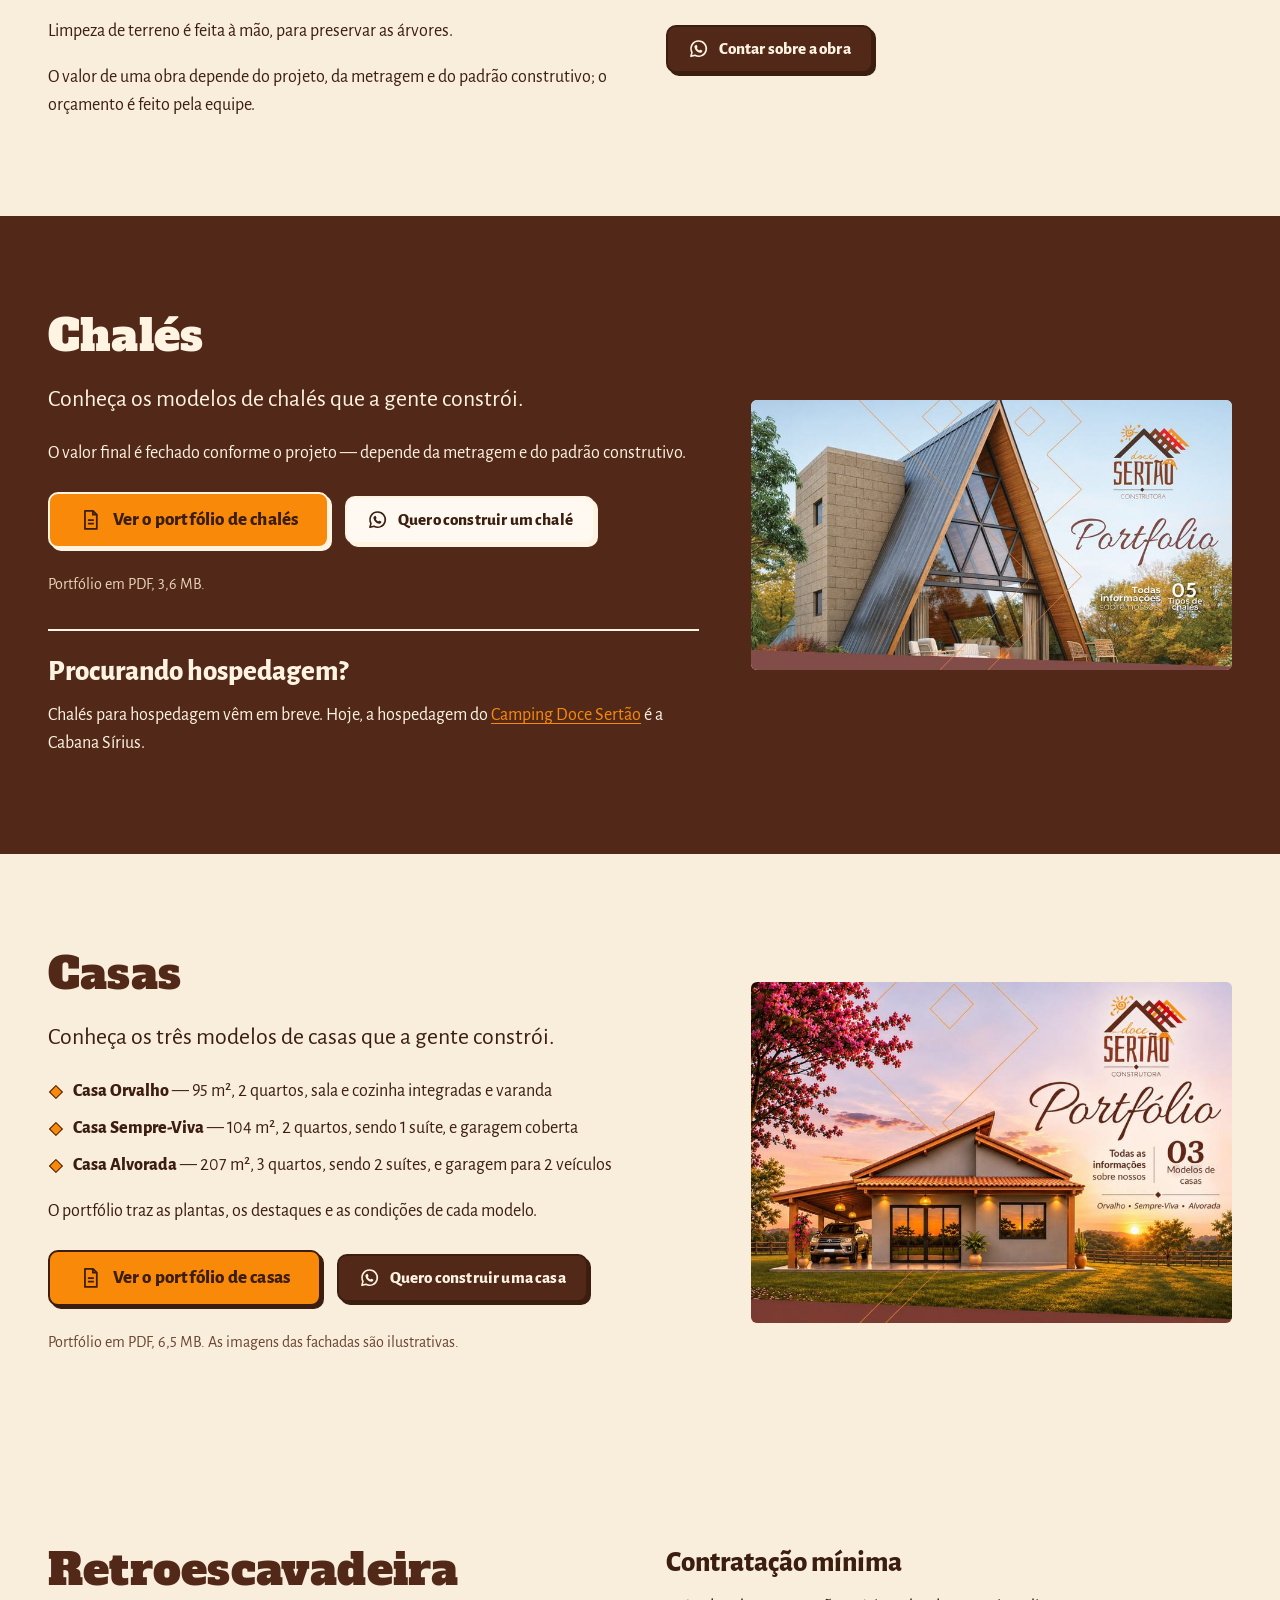
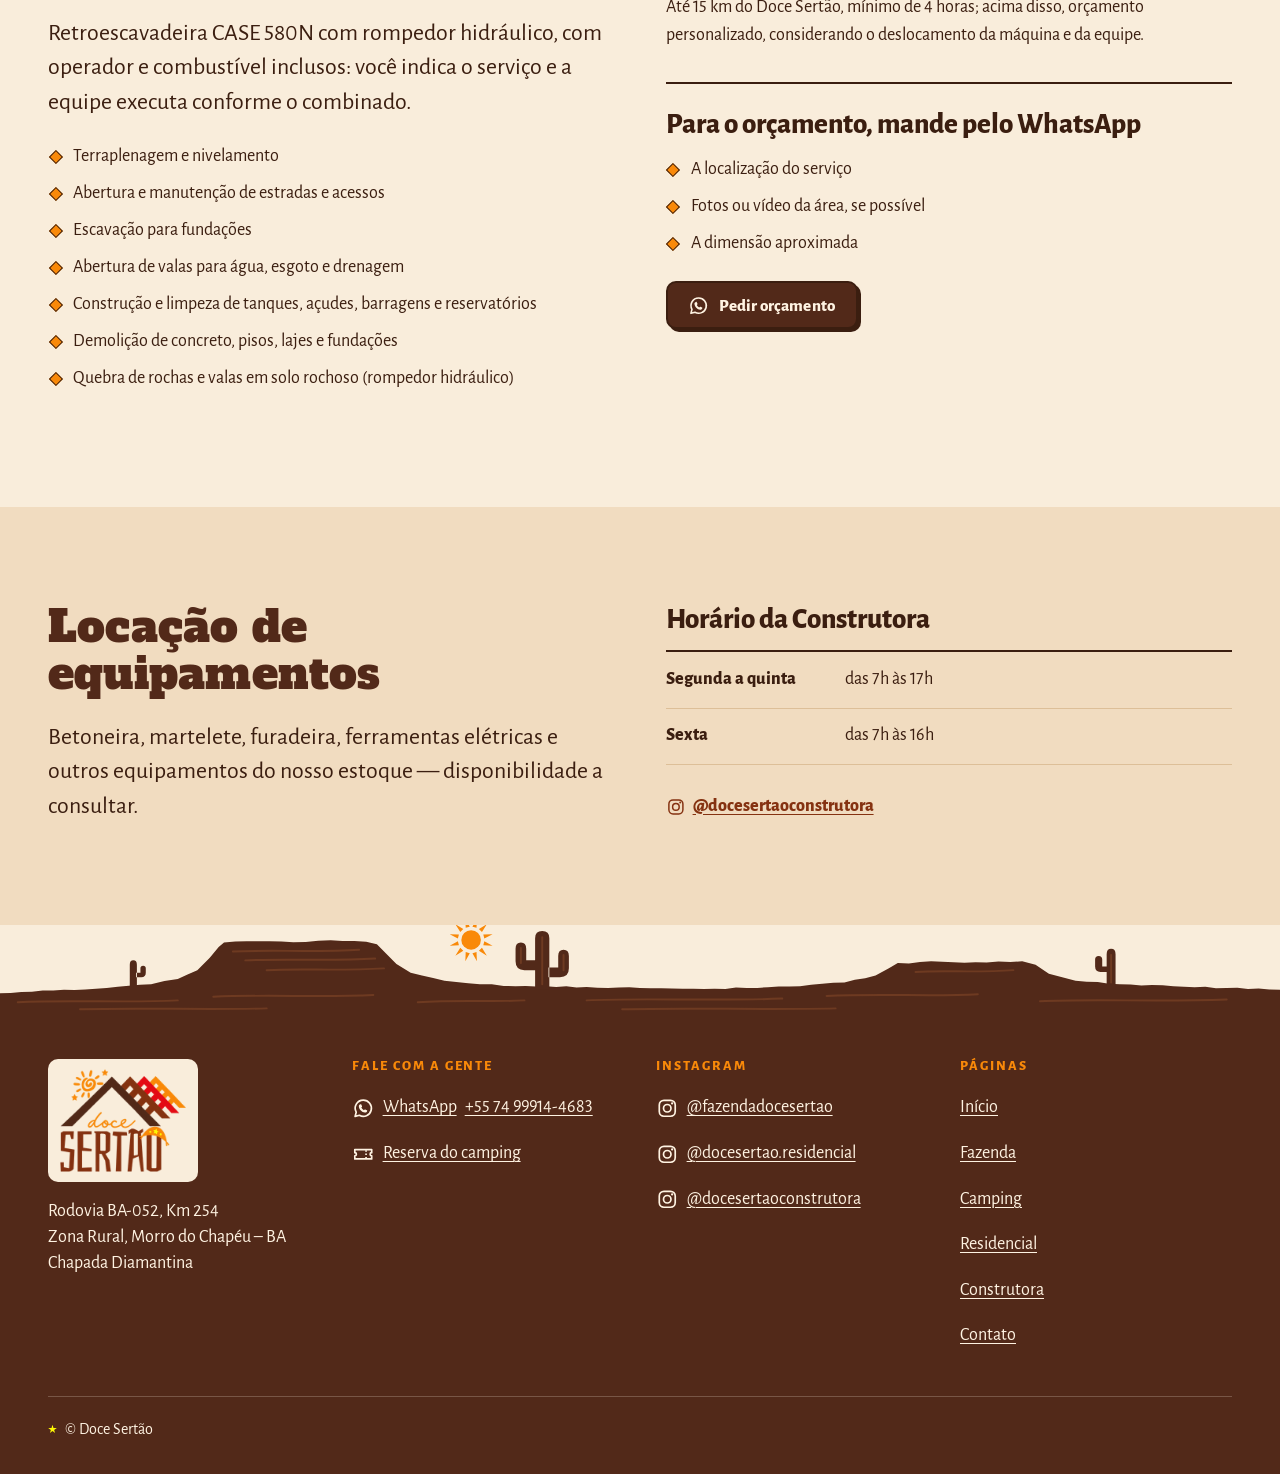
<file: construtora.html>
<!doctype html>
<html lang="pt-BR">
<head>
<meta charset="utf-8">
<meta name="viewport" content="width=device-width, initial-scale=1">
<meta name="robots" content="noindex, nofollow">
<title>Construtora · Doce Sertão</title>
<meta name="description" content="Projetos e obras personalizados — casas, chalés, galpões, cercas, terraplenagem —, locação de equipamentos e retroescavadeira com operador.">
<meta name="theme-color" content="#F9EDDB">
<meta name="color-scheme" content="light">
<link rel="icon" href="assets/logo/favicon-32.png" sizes="32x32" type="image/png">
<link rel="icon" href="assets/logo/doce-sertao-192.png" sizes="192x192" type="image/png">
<link rel="apple-touch-icon" href="assets/logo/apple-touch-icon.png">
<meta property="og:type" content="website">
<meta property="og:locale" content="pt_BR">
<meta property="og:site_name" content="Doce Sertão">
<meta property="og:title" content="Construtora · Doce Sertão">
<meta property="og:description" content="Projetos e obras personalizados — casas, chalés, galpões, cercas, terraplenagem —, locação de equipamentos e retroescavadeira com operador.">
<meta property="og:image" content="assets/logo/og-doce-sertao.png">
<meta property="og:image:width" content="1200">
<meta property="og:image:height" content="630">
<meta property="og:image:alt" content="Logo do Doce Sertão">
<meta name="twitter:card" content="summary_large_image">
<link rel="preconnect" href="https://fonts.googleapis.com">
<link rel="preconnect" href="https://fonts.gstatic.com" crossorigin>
<link rel="stylesheet" href="https://fonts.googleapis.com/css2?family=Alegreya+Sans:ital,wght@0,400;0,500;0,700;0,800;1,400&amp;family=Alfa+Slab+One&amp;display=swap">
<link rel="stylesheet" href="assets/css/estilo.css">
<script>document.documentElement.classList.add('js');</script>
<script src="assets/js/site.js" defer></script>
</head>
<body>
<svg width="0" height="0" style="position:absolute" aria-hidden="true" focusable="false">
  <symbol id="i-conversa" viewBox="0 0 24 24"><path fill="none" stroke="currentColor" stroke-width="1.8" stroke-linejoin="round" d="M12 3.4a8.6 8.6 0 0 0-7.5 12.8L3.3 20.7l4.6-1.2A8.6 8.6 0 1 0 12 3.4z"/><path fill="currentColor" d="M9.1 7.8c.3-.1.6 0 .8.3l.8 1.8c.1.3 0 .6-.2.8l-.6.6c.6 1.2 1.6 2.2 2.8 2.8l.6-.6c.2-.2.5-.3.8-.2l1.8.8c.3.1.4.5.3.8-.3 1.1-1.3 1.8-2.4 1.7-3.4-.4-6.1-3.1-6.5-6.5-.1-1.1.6-2.1 1.8-2.3z"/></symbol>
  <symbol id="i-insta" viewBox="0 0 24 24"><rect x="3.5" y="3.5" width="17" height="17" rx="5" fill="none" stroke="currentColor" stroke-width="1.8"/><circle cx="12" cy="12" r="4" fill="none" stroke="currentColor" stroke-width="1.8"/><circle cx="17.2" cy="6.8" r="1.2" fill="currentColor"/></symbol>
  <symbol id="i-doc" viewBox="0 0 24 24"><path fill="none" stroke="currentColor" stroke-width="1.8" stroke-linejoin="round" d="M6 2.8h8.2l3.8 3.8v14.6H6z"/><path fill="none" stroke="currentColor" stroke-width="1.8" d="M14 2.8v4h4M9 12.2h6M9 15.8h6"/></symbol>
  <symbol id="i-seta" viewBox="0 0 24 24"><path fill="none" stroke="currentColor" stroke-width="2" stroke-linecap="round" stroke-linejoin="round" d="M5 12h13M13 6l6 6-6 6"/></symbol>
  <symbol id="i-ingresso" viewBox="0 0 24 24"><path fill="none" stroke="currentColor" stroke-width="1.8" stroke-linejoin="round" d="M3 7h18v3.3a1.7 1.7 0 0 0 0 3.4V17H3v-3.3a1.7 1.7 0 0 0 0-3.4z"/><path fill="none" stroke="currentColor" stroke-width="1.8" stroke-dasharray="1.5 2" d="M15 7.8v8.4"/></symbol>
  <symbol id="i-local" viewBox="0 0 24 24"><path fill="none" stroke="currentColor" stroke-width="1.8" stroke-linejoin="round" d="M12 21.2s-6.6-6.1-6.6-11.2a6.6 6.6 0 0 1 13.2 0c0 5.1-6.6 11.2-6.6 11.2z"/><circle cx="12" cy="10" r="2.4" fill="none" stroke="currentColor" stroke-width="1.8"/></symbol>
  <symbol id="i-hora" viewBox="0 0 24 24"><circle cx="12" cy="12" r="8.6" fill="none" stroke="currentColor" stroke-width="1.8"/><path fill="none" stroke="currentColor" stroke-width="1.8" stroke-linecap="round" d="M12 7.4V12l3.1 2"/></symbol>
  <symbol id="i-xicara" viewBox="0 0 24 24"><path fill="none" stroke="currentColor" stroke-width="1.8" stroke-linejoin="round" d="M4 9h12v4.5a5 5 0 0 1-5 5H9a5 5 0 0 1-5-5zM16 10.5h1.5a2.5 2.5 0 0 1 0 5H16M3 21h14"/><path fill="none" stroke="currentColor" stroke-width="1.6" stroke-linecap="round" d="M8 3.5c-.8 1 .8 2 0 3M12 3.5c-.8 1 .8 2 0 3"/></symbol>
  <symbol id="i-barraca" viewBox="0 0 24 24"><path fill="none" stroke="currentColor" stroke-width="1.8" stroke-linejoin="round" d="M2.5 19.5h19M4.6 19.5 12 5.5l7.4 14M12 5.5V3.2M9.2 19.5 12 13l2.8 6.5"/></symbol>
</svg>
<a class="pular" href="#conteudo">Pular para o conteúdo</a>
<header class="topo">
  <div class="envelope topo__barra">
    <a class="topo__marca" href="index.html"><img src="assets/logo/doce-sertao-w160.png" srcset="assets/logo/doce-sertao-w160.png 1x, assets/logo/doce-sertao-w320.png 2x" width="160" height="130" alt="Doce Sertão, página inicial"></a>
    <button class="topo__menu" type="button" aria-expanded="false" aria-controls="menu-principal"><span class="topo__menu-icone" aria-hidden="true"></span>Menu</button>
    <nav class="topo__nav" id="menu-principal" aria-label="Principal">
      <ul>
        <li><a href="index.html">Início</a></li>
        <li><a href="fazenda.html">Fazenda</a></li>
        <li><a href="camping.html">Camping</a></li>
        <li><a href="residencial.html">Residencial</a></li>
        <li><a href="construtora.html" aria-current="page">Construtora</a></li>
        <li><a href="contato.html">Contato</a></li>
      </ul>
    </nav>
    <a class="btn btn--whats topo__whats" href="https://wa.me/5574999144683?text=Ol%C3%A1%21%20Vim%20pelo%20site%20e%20queria%20falar%20com%20a%20Doce%20Sert%C3%A3o%20Construtora." target="_blank" rel="noopener"><svg class="ico" aria-hidden="true" focusable="false"><use href="#i-conversa"/></svg>WhatsApp<span class="visualmente-oculto"> (abre em nova aba)</span></a>
  </div>
</header>

<main id="conteudo">

  <section class="abertura abertura--capa" aria-labelledby="titulo">
    <figure class="capa"><img src="assets/fotos/retroescavadeira-case-580n-800.jpg" srcset="assets/fotos/retroescavadeira-case-580n-800.jpg 800w, assets/fotos/retroescavadeira-case-580n-1600.jpg 1600w" sizes="100vw" width="1600" height="1002" alt="Retroescavadeira CASE 580N laranja, com a pá carregadeira na frente e o braço escavador atrás" fetchpriority="high" decoding="async"></figure>
    <div class="envelope abertura__grade">
      <div>
        <p class="sobretitulo">Do projeto à execução</p>
        <h1 id="titulo">Doce Sertão Construtora</h1>
        <p class="lead">Projetos e obras personalizados: casas, chalés, cabanas, choupanas, galpões, construções rurais, convencionais e ecológicas, muros, cercas, terraplenagem e serviços de construção civil.</p>
        <div class="botoes">
          <a class="btn btn--whats" href="https://wa.me/5574999144683?text=Ol%C3%A1%21%20Vim%20pelo%20site%20e%20queria%20falar%20com%20a%20Doce%20Sert%C3%A3o%20Construtora%20sobre%20uma%20obra." target="_blank" rel="noopener"><svg class="ico" aria-hidden="true" focusable="false"><use href="#i-conversa"/></svg>Falar sobre uma obra<span class="visualmente-oculto"> (abre em nova aba)</span></a>
          <a class="btn" href="docs/portfolio-chales-doce-sertao.pdf" type="application/pdf" target="_blank" rel="noopener"><svg class="ico" aria-hidden="true" focusable="false"><use href="#i-doc"/></svg>Portfólio de chalés <span class="visualmente-oculto">(PDF, 3,6 MB, abre em nova aba)</span></a>
          <a class="btn" href="docs/portfolio-casas-doce-sertao.pdf" type="application/pdf" target="_blank" rel="noopener"><svg class="ico" aria-hidden="true" focusable="false"><use href="#i-doc"/></svg>Portfólio de casas <span class="visualmente-oculto">(PDF, 6,5 MB, abre em nova aba)</span></a>
        </div>
      </div>
    </div>
  </section>

  <nav class="sumario" aria-label="Nesta página">
    <ul class="envelope">
      <li class="sumario__rotulo" aria-hidden="true">Nesta página</li>
      <li><a href="#obras">Obras</a></li>
      <li><a href="#chales">Chalés</a></li>
      <li><a href="#casas">Casas</a></li>
      <li><a href="#retroescavadeira">Retroescavadeira</a></li>
      <li><a href="#locacao">Locação de equipamentos</a></li>
      <li><a href="#horario">Horário</a></li>
    </ul>
  </nav>

  <section class="secao" id="obras" aria-labelledby="obras-titulo">
    <div class="envelope duo duo--topo">
      <div>
        <h2 id="obras-titulo">Equipe própria, do projeto à execução</h2>
        <p class="lead">Engenheiro, arquiteto, profissional de arquitetura rural e ecológica, pedreiros, carpinteiros, serralheiros e ajudantes.</p>
        <ul class="etiquetas" aria-label="O que a Construtora faz">
          <li>Casas</li>
          <li>Chalés</li>
          <li>Cabanas</li>
          <li>Choupanas</li>
          <li>Galpões</li>
          <li>Construções rurais</li>
          <li>Convencionais e ecológicas</li>
          <li>Muros</li>
          <li>Cercas</li>
          <li>Terraplenagem</li>
          <li>Serviços de construção civil</li>
        </ul>
        <p class="apos-ficha">Limpeza de terreno é feita à mão, para preservar as árvores.</p>
        <p>O valor de uma obra depende do projeto, da metragem e do padrão construtivo; o orçamento é feito pela equipe.</p>
      </div>
      <div>
        <h3>No Doce Sertão Residencial</h3>
        <p>Solução terreno + construção, com acompanhamento quinzenal da obra ao proprietário — fotos, vídeos, serviços executados e evolução —, ideal para quem mora longe.</p>
        <p><a class="link-seta" href="residencial.html">Conheça o Residencial<svg class="ico" aria-hidden="true" focusable="false"><use href="#i-seta"/></svg></a></p>
        <div class="bloco-separado">
          <h3>Obra fora do Residencial?</h3>
          <p>Depende do local e do serviço — conte pra gente pelo WhatsApp.</p>
          <div class="botoes">
            <a class="btn btn--whats" href="https://wa.me/5574999144683?text=Ol%C3%A1%21%20Vim%20pelo%20site%20e%20queria%20falar%20com%20a%20Doce%20Sert%C3%A3o%20Construtora%20sobre%20uma%20obra." target="_blank" rel="noopener"><svg class="ico" aria-hidden="true" focusable="false"><use href="#i-conversa"/></svg>Contar sobre a obra<span class="visualmente-oculto"> (abre em nova aba)</span></a>
          </div>
        </div>
      </div>
    </div>
  </section>

  <section class="secao secao--terra" id="chales" aria-labelledby="chales-titulo">
    <div class="envelope duo duo--texto">
      <div>
        <h2 id="chales-titulo">Chalés</h2>
        <p class="lead">Conheça os modelos de chalés que a gente constrói.</p>
        <p>O valor final é fechado conforme o projeto — depende da metragem e do padrão construtivo.</p>
        <div class="botoes">
          <a class="btn btn--reservar btn--grande" href="docs/portfolio-chales-doce-sertao.pdf" type="application/pdf" target="_blank" rel="noopener"><svg class="ico" aria-hidden="true" focusable="false"><use href="#i-doc"/></svg>Ver o portfólio de chalés <span class="visualmente-oculto">(PDF, 3,6 MB, abre em nova aba)</span></a>
          <a class="btn btn--whats" href="https://wa.me/5574999144683?text=Ol%C3%A1%21%20Vim%20pelo%20site%20e%20quero%20saber%20sobre%20construir%20um%20chal%C3%A9." target="_blank" rel="noopener"><svg class="ico" aria-hidden="true" focusable="false"><use href="#i-conversa"/></svg>Quero construir um chalé<span class="visualmente-oculto"> (abre em nova aba)</span></a>
        </div>
        <p class="pequeno nota-final">Portfólio em PDF, 3,6 MB.</p>
        <div class="bloco-separado">
          <h3>Procurando hospedagem?</h3>
          <p>Chalés para hospedagem vêm em breve. Hoje, a hospedagem do <a href="camping.html#hospedagem">Camping Doce Sertão</a> é a Cabana Sírius.</p>
        </div>
      </div>
      <figure class="foto"><a href="docs/portfolio-chales-doce-sertao.pdf" type="application/pdf" target="_blank" rel="noopener"><img src="assets/fotos/portfolio-chales-capa-800.jpg" srcset="assets/fotos/portfolio-chales-capa-800.jpg 800w, assets/fotos/portfolio-chales-capa-1600.jpg 1600w" sizes="(min-width: 52em) 45vw, 100vw" width="1600" height="900" alt="Capa do portfólio de chalés da Doce Sertão Construtora" loading="lazy" decoding="async"></a></figure>
    </div>
  </section>

  <section class="secao" id="casas" aria-labelledby="casas-titulo">
    <div class="envelope duo duo--texto">
      <div>
        <h2 id="casas-titulo">Casas</h2>
        <p class="lead">Conheça os três modelos de casas que a gente constrói.</p>
        <ul class="lista-losango">
          <li><strong>Casa Orvalho</strong> — 95 m², 2 quartos, sala e cozinha integradas e varanda</li>
          <li><strong>Casa Sempre-Viva</strong> — 104 m², 2 quartos, sendo 1 suíte, e garagem coberta</li>
          <li><strong>Casa Alvorada</strong> — 207 m², 3 quartos, sendo 2 suítes, e garagem para 2 veículos</li>
        </ul>
        <p>O portfólio traz as plantas, os destaques e as condições de cada modelo.</p>
        <div class="botoes">
          <a class="btn btn--reservar btn--grande" href="docs/portfolio-casas-doce-sertao.pdf" type="application/pdf" target="_blank" rel="noopener"><svg class="ico" aria-hidden="true" focusable="false"><use href="#i-doc"/></svg>Ver o portfólio de casas <span class="visualmente-oculto">(PDF, 6,5 MB, abre em nova aba)</span></a>
          <a class="btn btn--whats" href="https://wa.me/5574999144683?text=Ol%C3%A1%21%20Vim%20pelo%20site%20e%20quero%20saber%20sobre%20construir%20uma%20casa." target="_blank" rel="noopener"><svg class="ico" aria-hidden="true" focusable="false"><use href="#i-conversa"/></svg>Quero construir uma casa<span class="visualmente-oculto"> (abre em nova aba)</span></a>
        </div>
        <p class="pequeno nota-final">Portfólio em PDF, 6,5 MB. As imagens das fachadas são ilustrativas.</p>
      </div>
      <figure class="foto"><a href="docs/portfolio-casas-doce-sertao.pdf" type="application/pdf" target="_blank" rel="noopener"><img src="assets/fotos/portfolio-casas-capa-800.jpg" srcset="assets/fotos/portfolio-casas-capa-800.jpg 800w, assets/fotos/portfolio-casas-capa-1600.jpg 1600w" sizes="(min-width: 52em) 45vw, 100vw" width="1600" height="1132" alt="Capa do portfólio de casas da Doce Sertão Construtora: casa térrea com telhado de barro e varanda ao pôr do sol, com os modelos Orvalho, Sempre-Viva e Alvorada" loading="lazy" decoding="async"></a></figure>
    </div>
  </section>

  <section class="secao" id="retroescavadeira" aria-labelledby="retro-titulo">
    <div class="envelope duo duo--topo">
      <div>
        <h2 id="retro-titulo">Retro&shy;escavadeira</h2>
        <p class="lead">Retroescavadeira CASE 580N com rompedor hidráulico, com operador e combustível inclusos: você indica o serviço e a equipe executa conforme o combinado.</p>
        <ul class="lista-losango">
          <li>Terraplenagem e nivelamento</li>
          <li>Abertura e manutenção de estradas e acessos</li>
          <li>Escavação para fundações</li>
          <li>Abertura de valas para água, esgoto e drenagem</li>
          <li>Construção e limpeza de tanques, açudes, barragens e reservatórios</li>
          <li>Demolição de concreto, pisos, lajes e fundações</li>
          <li>Quebra de rochas e valas em solo rochoso (rompedor hidráulico)</li>
        </ul>
      </div>
      <div>
        <h3>Contratação mínima</h3>
        <p>Até 15 km do Doce Sertão, mínimo de 4 horas; acima disso, orçamento personalizado, considerando o deslocamento da máquina e da equipe.</p>
        <div class="bloco-separado">
          <h3>Para o orçamento, mande pelo WhatsApp</h3>
          <ul class="lista-losango">
            <li>A localização do serviço</li>
            <li>Fotos ou vídeo da área, se possível</li>
            <li>A dimensão aproximada</li>
          </ul>
          <div class="botoes">
            <a class="btn btn--whats" href="https://wa.me/5574999144683?text=Ol%C3%A1%21%20Vim%20pelo%20site%20e%20queria%20um%20or%C3%A7amento%20da%20retroescavadeira." target="_blank" rel="noopener"><svg class="ico" aria-hidden="true" focusable="false"><use href="#i-conversa"/></svg>Pedir orçamento<span class="visualmente-oculto"> (abre em nova aba)</span></a>
          </div>
        </div>
      </div>
    </div>
  </section>

  <section class="secao secao--areia" id="locacao" aria-labelledby="locacao-titulo">
    <div class="envelope duo duo--topo">
      <div>
        <h2 id="locacao-titulo">Locação de equipamentos</h2>
        <p class="lead">Betoneira, martelete, furadeira, ferramentas elétricas e outros equipamentos do nosso estoque — disponibilidade a consultar.</p>
      </div>
      <div id="horario">
        <h3>Horário da Construtora</h3>
        <dl class="ficha">
          <div><dt>Segunda a quinta</dt><dd>das 7h às 17h</dd></div>
          <div><dt>Sexta</dt><dd>das 7h às 16h</dd></div>
        </dl>
        <p class="apos-ficha"><a class="link-seta" href="https://www.instagram.com/docesertaoconstrutora" target="_blank" rel="noopener"><svg class="ico" aria-hidden="true" focusable="false"><use href="#i-insta"/></svg>@docesertaoconstrutora<span class="visualmente-oculto"> (abre em nova aba)</span></a></p>
      </div>
    </div>
  </section>

</main>

<footer class="rodape">
  <svg class="xilo xilo--rodape" viewBox="0 0 1440 120" preserveAspectRatio="xMidYMax slice" aria-hidden="true" focusable="false"><g class="xilo__sol"><circle cx="530" cy="36" r="11"/><path d="M544.9,37.5 L554.1,42.5 L543.7,42.1 Z M542.2,44.8 L547.7,53.7 L538.8,48.2 Z M536.1,49.7 L536.5,60.1 L531.5,50.9 Z M528.5,50.9 L523.5,60.1 L523.9,49.7 Z M521.2,48.2 L512.3,53.7 L517.8,44.8 Z M516.3,42.1 L505.9,42.5 L515.1,37.5 Z M515.1,34.5 L505.9,29.5 L516.3,29.9 Z M517.8,27.2 L512.3,18.3 L521.2,23.8 Z M523.9,22.3 L523.5,11.9 L528.5,21.1 Z M531.5,21.1 L536.5,11.9 L536.1,22.3 Z M538.8,23.8 L547.7,18.3 L542.2,27.2 Z M543.7,29.9 L554.1,29.5 L544.9,34.5 Z"/></g><path fill="currentColor" d="M0,121 L0.0,96.0 L12.0,95.7 L24.0,94.6 L36.0,94.2 L48.0,92.8 L60.0,93.0 L72.0,92.1 L84.0,92.2 L96.0,91.9 L108.0,91.0 L120.0,90.0 L132.5,88.8 L145.0,87.5 L157.5,86.4 L170.0,86.0 L185.0,82.3 L200.0,80.0 L211.0,74.8 L222.0,70.0 L236.0,56.0 L246.0,44.0 L252.0,39.0 L264.7,37.8 L277.3,37.4 L290.0,37.5 L303.3,37.4 L316.7,37.9 L330.0,38.5 L344.0,38.2 L358.0,36.9 L372.0,36.5 L385.3,37.1 L398.7,37.2 L412.0,38.0 L424.0,41.0 L434.0,51.0 L446.0,63.0 L462.0,73.0 L474.7,76.0 L487.3,78.7 L500.0,82.0 L513.3,83.2 L526.7,84.8 L540.0,86.0 L553.3,85.9 L566.7,87.7 L580.0,88.0 L591.4,87.7 L602.9,88.3 L614.3,88.1 L625.7,89.0 L637.1,88.2 L648.6,89.5 L660.0,89.0 L672.0,89.8 L684.0,90.0 L696.0,89.6 L708.0,89.2 L720.0,90.0 L732.0,90.4 L744.0,90.4 L756.0,90.6 L768.0,90.8 L780.0,91.0 L792.0,91.2 L804.0,90.8 L816.0,91.1 L828.0,89.5 L840.0,90.0 L852.0,90.0 L864.0,89.2 L876.0,88.4 L888.0,88.5 L900.0,88.0 L912.5,86.4 L925.0,85.3 L937.5,84.3 L950.0,84.0 L961.7,80.9 L973.3,79.1 L985.0,76.0 L1000.0,68.0 L1010.0,62.0 L1022.5,62.4 L1035.0,60.7 L1047.5,60.1 L1060.0,60.5 L1072.5,61.2 L1085.0,61.6 L1097.5,61.2 L1110.0,61.5 L1123.3,60.2 L1136.7,60.9 L1150.0,60.0 L1165.0,64.0 L1180.0,74.0 L1195.0,78.0 L1210.0,82.0 L1222.5,83.0 L1235.0,83.2 L1247.5,85.4 L1260.0,86.0 L1272.0,86.1 L1284.0,87.3 L1296.0,86.8 L1308.0,87.0 L1320.0,88.0 L1332.0,88.7 L1344.0,89.3 L1356.0,88.6 L1368.0,90.3 L1380.0,90.0 L1392.0,89.7 L1404.0,91.1 L1416.0,90.7 L1428.0,91.8 L1440.0,92.0 L1440,121 Z"/><path fill="currentColor" d="M602,92 L602,34 Q602,26 610,26 Q618,26 618,34 L618,92 Z M603,70 L590,70 Q580,70 580,60 L580,46 Q580,39 586,39 Q592,39 592,46 L592,59 L603,59 Z M617,78 L630,78 Q640,78 640,68 L640,54 Q640,47 634,47 Q628,47 628,54 L628,67 L617,67 Z M1245,88 L1245,52 Q1245,46 1250,46 Q1255,46 1255,52 L1255,88 Z M1246,72 L1238,72 Q1232,72 1232,66 L1232,58 Q1232,54 1236,54 Q1240,54 1240,58 L1240,66 L1246,66 Z M146,90 L146,64 Q146,59 150,59 Q154,59 154,64 L154,90 Z M153,78 L159,78 Q164,78 164,73 L164,68 Q164,65 161,65 Q158,65 158,68 L158,73 L153,73 Z"/><path class="xilo__sulcos" d="M262,49 C300,47 360,50 404,47 M276,59 C320,57 372,60 422,57 M300,70 C340,68 380,71 432,68 M20,106 C80,103 140,107 200,104 M240,100 C300,97 360,101 420,98 M470,106 C520,103 556,106 590,104 M660,104 C720,101 800,105 880,102 M930,99 C990,96 1050,100 1100,97 M1030,72 C1060,70 1100,73 1140,70 M1170,105 C1230,102 1300,106 1380,103 M90,114 C160,112 230,115 300,113 M700,114 C780,112 860,115 940,113 M610,33 L610,86 M586,45 L586,62 M634,53 L634,70 M1250,53 L1250,84"/></svg>
  <div class="rodape__corpo">
    <div class="envelope rodape__grade">
      <div class="rodape__marca">
        <img src="assets/logo/doce-sertao-w320.png" width="320" height="260" alt="Doce Sertão" loading="lazy" decoding="async">
        <address>Rodovia BA-052, Km 254<br>Zona Rural, Morro do Chapéu&nbsp;–&nbsp;BA<br>Chapada Diamantina</address>
      </div>
      <div>
        <h2 class="rodape__titulo">Fale com a gente</h2>
        <ul>
          <li><a href="https://wa.me/5574999144683?text=Ol%C3%A1%21%20Vim%20pelo%20site%20e%20queria%20falar%20com%20a%20Doce%20Sert%C3%A3o%20Construtora." target="_blank" rel="noopener"><svg class="ico" aria-hidden="true" focusable="false"><use href="#i-conversa"/></svg>WhatsApp <span class="nowrap">+55 74 99914-4683</span><span class="visualmente-oculto"> (abre em nova aba)</span></a></li>
          <li><a href="https://www.visitemorrodochapeu.com.br/pt/tickets/3938" target="_blank" rel="noopener"><svg class="ico" aria-hidden="true" focusable="false"><use href="#i-ingresso"/></svg>Reserva do camping<span class="visualmente-oculto"> (site de reservas, abre em nova aba)</span></a></li>
        </ul>
      </div>
      <div>
        <h2 class="rodape__titulo">Instagram</h2>
        <ul>
          <li><a href="https://www.instagram.com/fazendadocesertao" target="_blank" rel="noopener"><svg class="ico" aria-hidden="true" focusable="false"><use href="#i-insta"/></svg>@fazendadocesertao<span class="visualmente-oculto"> — Fazenda Doce Sertão (abre em nova aba)</span></a></li>
          <li><a href="https://www.instagram.com/docesertao.residencial" target="_blank" rel="noopener"><svg class="ico" aria-hidden="true" focusable="false"><use href="#i-insta"/></svg>@docesertao.residencial<span class="visualmente-oculto"> — Doce Sertão Residencial (abre em nova aba)</span></a></li>
          <li><a href="https://www.instagram.com/docesertaoconstrutora" target="_blank" rel="noopener"><svg class="ico" aria-hidden="true" focusable="false"><use href="#i-insta"/></svg>@docesertaoconstrutora<span class="visualmente-oculto"> — Doce Sertão Construtora (abre em nova aba)</span></a></li>
        </ul>
      </div>
      <nav aria-label="Rodapé">
        <h2 class="rodape__titulo">Páginas</h2>
        <ul>
          <li><a href="index.html">Início</a></li>
          <li><a href="fazenda.html">Fazenda</a></li>
          <li><a href="camping.html">Camping</a></li>
          <li><a href="residencial.html">Residencial</a></li>
          <li><a href="construtora.html">Construtora</a></li>
          <li><a href="contato.html">Contato</a></li>
        </ul>
      </nav>
    </div>
    <div class="envelope rodape__fim"><p>© Doce Sertão</p></div>
  </div>
</footer>
<a class="whats-fixo" href="https://wa.me/5574999144683?text=Ol%C3%A1%21%20Vim%20pelo%20site%20e%20queria%20falar%20com%20a%20Doce%20Sert%C3%A3o%20Construtora." target="_blank" rel="noopener"><svg class="ico" aria-hidden="true" focusable="false"><use href="#i-conversa"/></svg>WhatsApp<span class="visualmente-oculto"> (abre em nova aba)</span></a>
</body>
</html>
</file>
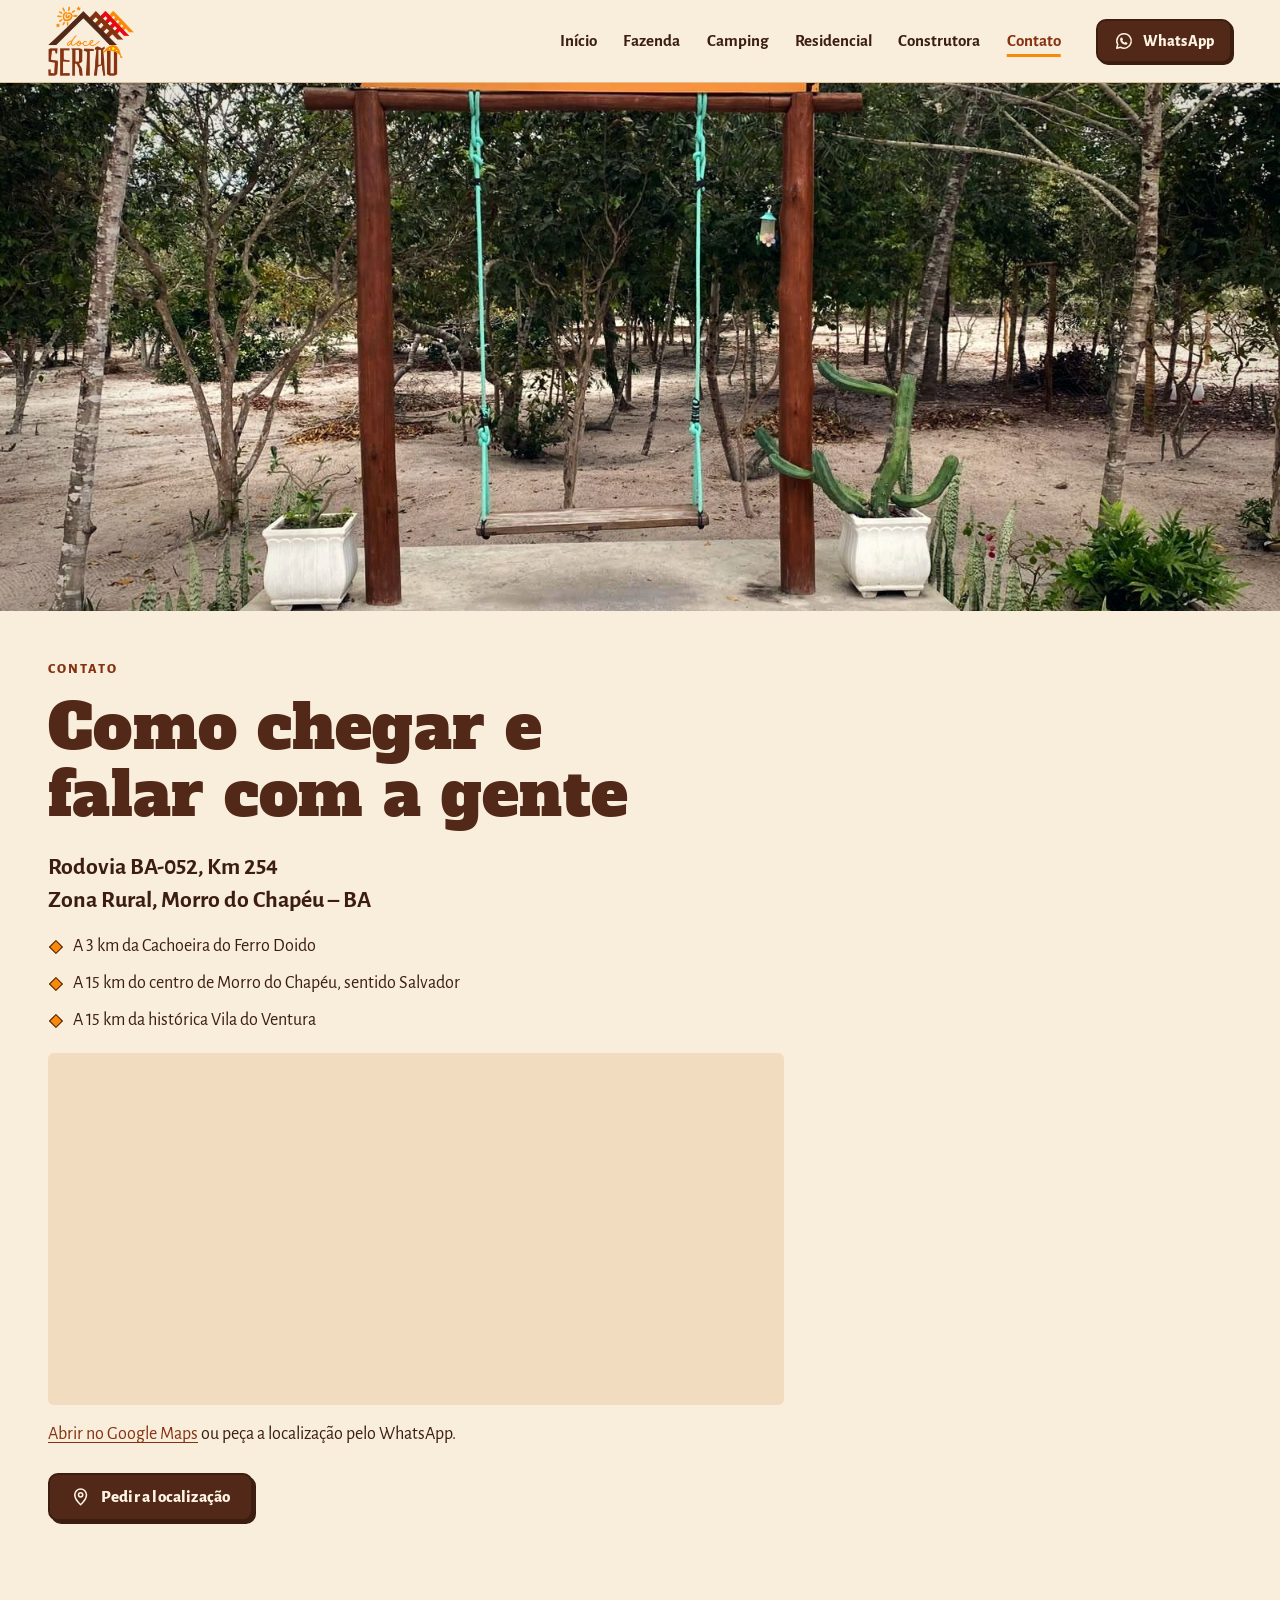
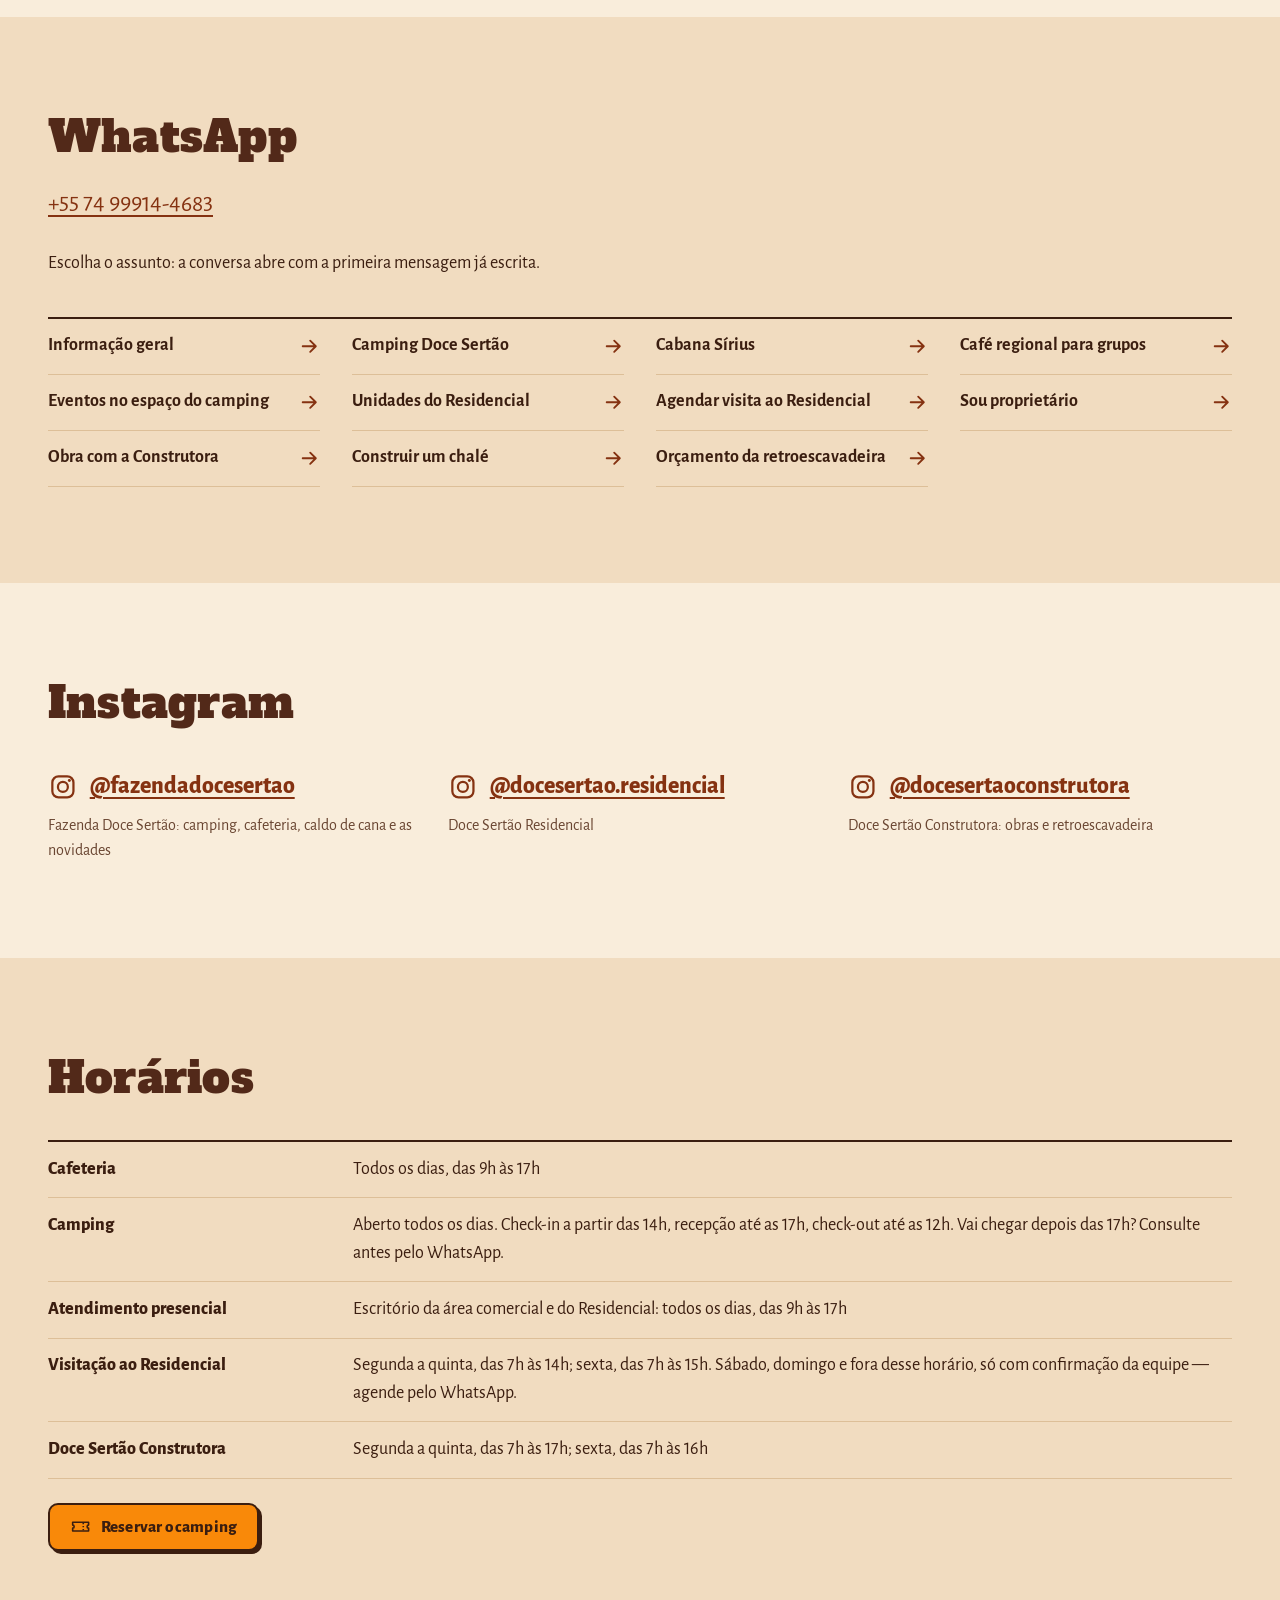
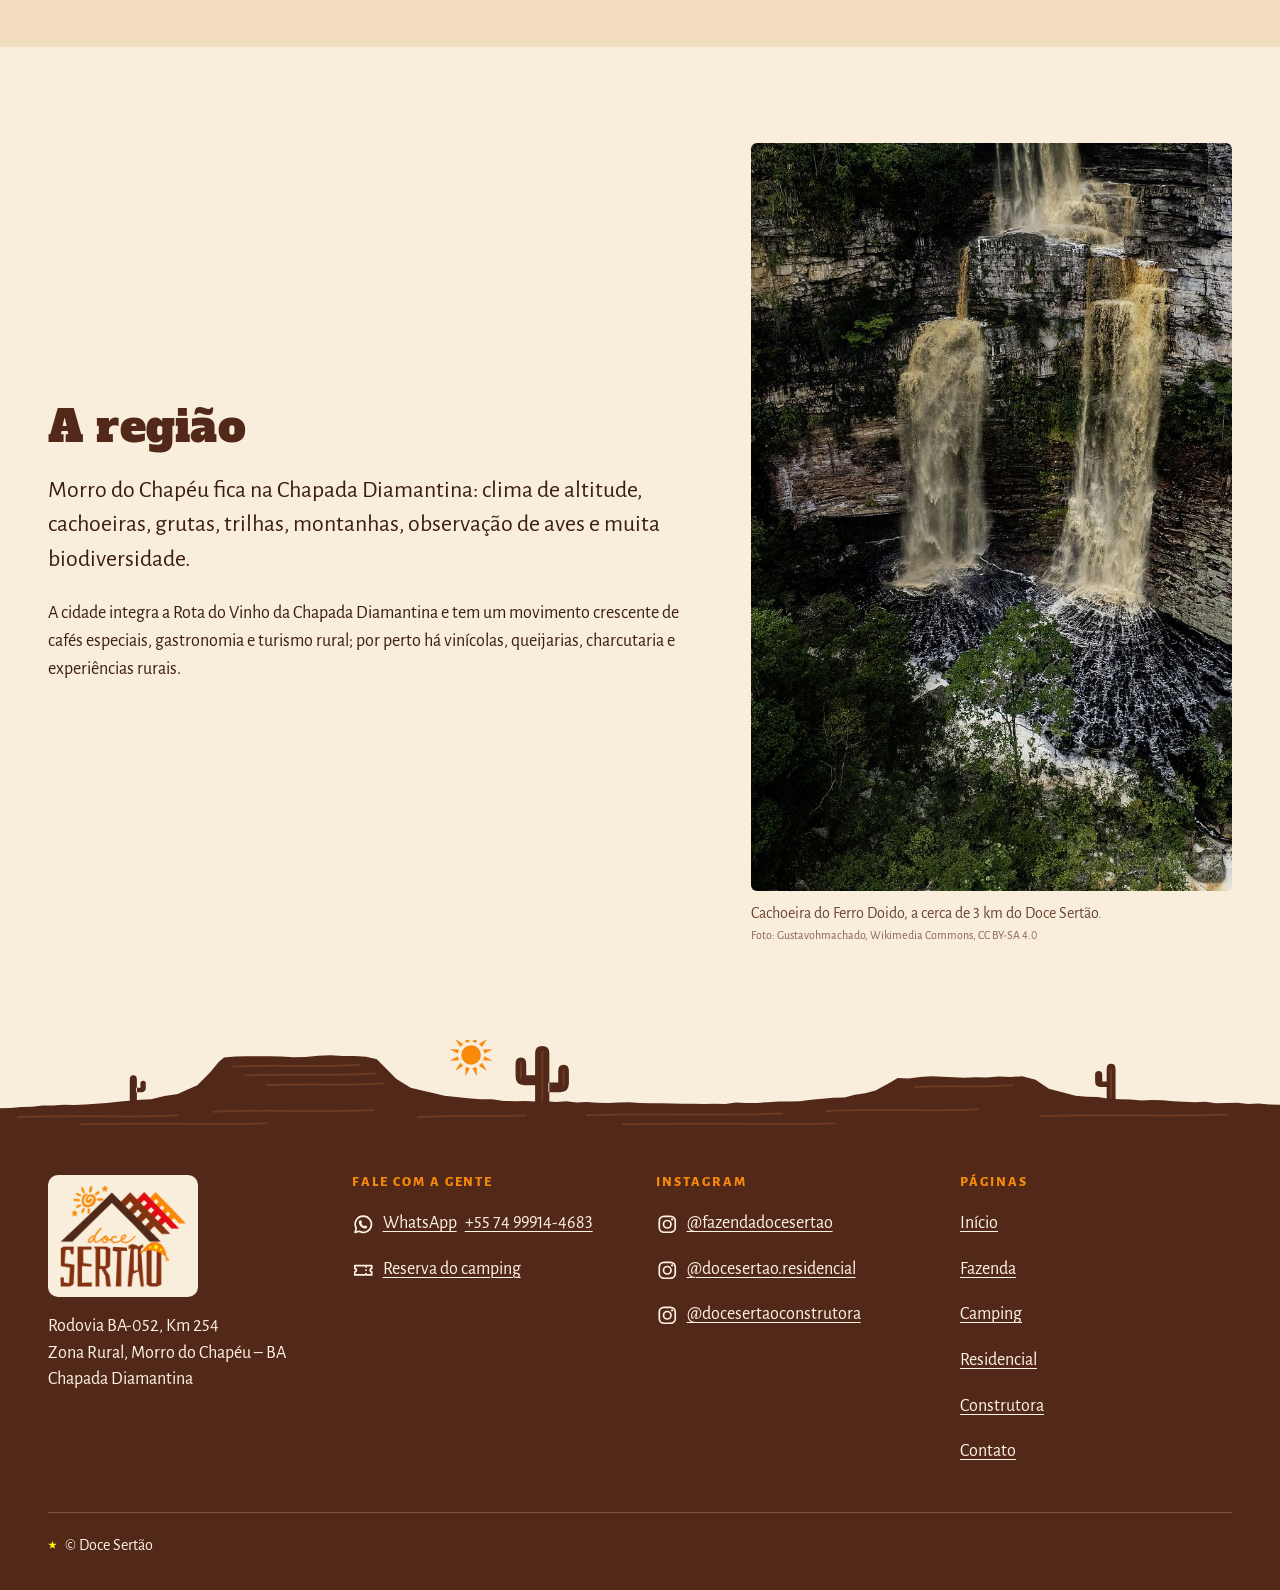
<file: contato.html>
<!doctype html>
<html lang="pt-BR">
<head>
<meta charset="utf-8">
<meta name="viewport" content="width=device-width, initial-scale=1">
<meta name="robots" content="noindex, nofollow">
<title>Contato · Doce Sertão</title>
<meta name="description" content="Endereço, WhatsApp, Instagram e horários do Doce Sertão: Rodovia BA-052, Km 254, Zona Rural, Morro do Chapéu – BA.">
<meta name="theme-color" content="#F9EDDB">
<meta name="color-scheme" content="light">
<link rel="icon" href="assets/logo/favicon-32.png" sizes="32x32" type="image/png">
<link rel="icon" href="assets/logo/doce-sertao-192.png" sizes="192x192" type="image/png">
<link rel="apple-touch-icon" href="assets/logo/apple-touch-icon.png">
<meta property="og:type" content="website">
<meta property="og:locale" content="pt_BR">
<meta property="og:site_name" content="Doce Sertão">
<meta property="og:title" content="Contato · Doce Sertão">
<meta property="og:description" content="Endereço, WhatsApp, Instagram e horários do Doce Sertão: Rodovia BA-052, Km 254, Zona Rural, Morro do Chapéu – BA.">
<meta property="og:image" content="assets/logo/og-doce-sertao.png">
<meta property="og:image:width" content="1200">
<meta property="og:image:height" content="630">
<meta property="og:image:alt" content="Logo do Doce Sertão">
<meta name="twitter:card" content="summary_large_image">
<link rel="preconnect" href="https://fonts.googleapis.com">
<link rel="preconnect" href="https://fonts.gstatic.com" crossorigin>
<link rel="stylesheet" href="https://fonts.googleapis.com/css2?family=Alegreya+Sans:ital,wght@0,400;0,500;0,700;0,800;1,400&amp;family=Alfa+Slab+One&amp;display=swap">
<link rel="stylesheet" href="assets/css/estilo.css">
<script>document.documentElement.classList.add('js');</script>
<script src="assets/js/site.js" defer></script>
</head>
<body>
<svg width="0" height="0" style="position:absolute" aria-hidden="true" focusable="false">
  <symbol id="i-conversa" viewBox="0 0 24 24"><path fill="none" stroke="currentColor" stroke-width="1.8" stroke-linejoin="round" d="M12 3.4a8.6 8.6 0 0 0-7.5 12.8L3.3 20.7l4.6-1.2A8.6 8.6 0 1 0 12 3.4z"/><path fill="currentColor" d="M9.1 7.8c.3-.1.6 0 .8.3l.8 1.8c.1.3 0 .6-.2.8l-.6.6c.6 1.2 1.6 2.2 2.8 2.8l.6-.6c.2-.2.5-.3.8-.2l1.8.8c.3.1.4.5.3.8-.3 1.1-1.3 1.8-2.4 1.7-3.4-.4-6.1-3.1-6.5-6.5-.1-1.1.6-2.1 1.8-2.3z"/></symbol>
  <symbol id="i-insta" viewBox="0 0 24 24"><rect x="3.5" y="3.5" width="17" height="17" rx="5" fill="none" stroke="currentColor" stroke-width="1.8"/><circle cx="12" cy="12" r="4" fill="none" stroke="currentColor" stroke-width="1.8"/><circle cx="17.2" cy="6.8" r="1.2" fill="currentColor"/></symbol>
  <symbol id="i-doc" viewBox="0 0 24 24"><path fill="none" stroke="currentColor" stroke-width="1.8" stroke-linejoin="round" d="M6 2.8h8.2l3.8 3.8v14.6H6z"/><path fill="none" stroke="currentColor" stroke-width="1.8" d="M14 2.8v4h4M9 12.2h6M9 15.8h6"/></symbol>
  <symbol id="i-seta" viewBox="0 0 24 24"><path fill="none" stroke="currentColor" stroke-width="2" stroke-linecap="round" stroke-linejoin="round" d="M5 12h13M13 6l6 6-6 6"/></symbol>
  <symbol id="i-ingresso" viewBox="0 0 24 24"><path fill="none" stroke="currentColor" stroke-width="1.8" stroke-linejoin="round" d="M3 7h18v3.3a1.7 1.7 0 0 0 0 3.4V17H3v-3.3a1.7 1.7 0 0 0 0-3.4z"/><path fill="none" stroke="currentColor" stroke-width="1.8" stroke-dasharray="1.5 2" d="M15 7.8v8.4"/></symbol>
  <symbol id="i-local" viewBox="0 0 24 24"><path fill="none" stroke="currentColor" stroke-width="1.8" stroke-linejoin="round" d="M12 21.2s-6.6-6.1-6.6-11.2a6.6 6.6 0 0 1 13.2 0c0 5.1-6.6 11.2-6.6 11.2z"/><circle cx="12" cy="10" r="2.4" fill="none" stroke="currentColor" stroke-width="1.8"/></symbol>
  <symbol id="i-hora" viewBox="0 0 24 24"><circle cx="12" cy="12" r="8.6" fill="none" stroke="currentColor" stroke-width="1.8"/><path fill="none" stroke="currentColor" stroke-width="1.8" stroke-linecap="round" d="M12 7.4V12l3.1 2"/></symbol>
  <symbol id="i-xicara" viewBox="0 0 24 24"><path fill="none" stroke="currentColor" stroke-width="1.8" stroke-linejoin="round" d="M4 9h12v4.5a5 5 0 0 1-5 5H9a5 5 0 0 1-5-5zM16 10.5h1.5a2.5 2.5 0 0 1 0 5H16M3 21h14"/><path fill="none" stroke="currentColor" stroke-width="1.6" stroke-linecap="round" d="M8 3.5c-.8 1 .8 2 0 3M12 3.5c-.8 1 .8 2 0 3"/></symbol>
  <symbol id="i-barraca" viewBox="0 0 24 24"><path fill="none" stroke="currentColor" stroke-width="1.8" stroke-linejoin="round" d="M2.5 19.5h19M4.6 19.5 12 5.5l7.4 14M12 5.5V3.2M9.2 19.5 12 13l2.8 6.5"/></symbol>
</svg>
<a class="pular" href="#conteudo">Pular para o conteúdo</a>
<header class="topo">
  <div class="envelope topo__barra">
    <a class="topo__marca" href="index.html"><img src="assets/logo/doce-sertao-w160.png" srcset="assets/logo/doce-sertao-w160.png 1x, assets/logo/doce-sertao-w320.png 2x" width="160" height="130" alt="Doce Sertão, página inicial"></a>
    <button class="topo__menu" type="button" aria-expanded="false" aria-controls="menu-principal"><span class="topo__menu-icone" aria-hidden="true"></span>Menu</button>
    <nav class="topo__nav" id="menu-principal" aria-label="Principal">
      <ul>
        <li><a href="index.html">Início</a></li>
        <li><a href="fazenda.html">Fazenda</a></li>
        <li><a href="camping.html">Camping</a></li>
        <li><a href="residencial.html">Residencial</a></li>
        <li><a href="construtora.html">Construtora</a></li>
        <li><a href="contato.html" aria-current="page">Contato</a></li>
      </ul>
    </nav>
    <a class="btn btn--whats topo__whats" href="https://wa.me/5574999144683?text=Ol%C3%A1%21%20Vim%20pelo%20site%20do%20Doce%20Sert%C3%A3o%20e%20queria%20uma%20informa%C3%A7%C3%A3o." target="_blank" rel="noopener"><svg class="ico" aria-hidden="true" focusable="false"><use href="#i-conversa"/></svg>WhatsApp<span class="visualmente-oculto"> (abre em nova aba)</span></a>
  </div>
</header>

<main id="conteudo">

  <section class="abertura abertura--capa" aria-labelledby="titulo">
    <figure class="capa"><img src="assets/fotos/balanco-sinta-a-paz-800.jpg" srcset="assets/fotos/balanco-sinta-a-paz-800.jpg 800w, assets/fotos/balanco-sinta-a-paz-1600.jpg 1600w" sizes="100vw" width="1600" height="900" alt="Balanço de madeira com a placa &quot;Sinta a paz deste lugar&quot;, entre vasos brancos e mandacarus, com árvores ao fundo" fetchpriority="high" decoding="async"></figure>
    <div class="envelope abertura__grade">
      <div>
        <p class="sobretitulo">Contato</p>
        <h1 id="titulo">Como chegar e falar com a gente</h1>
        <address class="endereco">Rodovia BA-052, Km 254<br>Zona Rural, Morro do Chapéu&nbsp;–&nbsp;BA</address>
        <ul class="lista-losango">
          <li>A 3 km da Cachoeira do Ferro Doido</li>
          <li>A 15 km do centro de Morro do Chapéu, sentido Salvador</li>
          <li>A 15 km da histórica Vila do Ventura</li>
        </ul>
        <iframe class="mapa mapa--baixo" title="Mapa de localização do Doce Sertão" src="https://maps.google.com/maps?q=-11.612583,-41.0319777&amp;z=12&amp;hl=pt-BR&amp;output=embed" loading="lazy" referrerpolicy="no-referrer" allowfullscreen></iframe>
        <p><a href="https://www.google.com/maps/search/?api=1&query=-11.612583,-41.0319777" target="_blank" rel="noopener">Abrir no Google Maps<span class="visualmente-oculto"> (abre em nova aba)</span></a> ou peça a localização pelo WhatsApp.</p>
        <div class="botoes">
          <a class="btn btn--whats" href="https://wa.me/5574999144683?text=Ol%C3%A1%21%20Vim%20pelo%20site%20do%20Doce%20Sert%C3%A3o%20e%20queria%20a%20localiza%C3%A7%C3%A3o%20para%20chegar%20a%C3%AD." target="_blank" rel="noopener"><svg class="ico" aria-hidden="true" focusable="false"><use href="#i-local"/></svg>Pedir a localização<span class="visualmente-oculto"> (abre em nova aba)</span></a>
        </div>
      </div>
    </div>
  </section>

  <section class="secao secao--areia" id="whatsapp" aria-labelledby="whats-titulo">
    <div class="envelope">
      <div class="cabeca-secao">
        <h2 id="whats-titulo">WhatsApp</h2>
        <p class="lead"><a class="alvo-44" href="https://wa.me/5574999144683?text=Ol%C3%A1%21%20Vim%20pelo%20site%20do%20Doce%20Sert%C3%A3o%20e%20queria%20uma%20informa%C3%A7%C3%A3o." target="_blank" rel="noopener">+55 74 99914-4683<span class="visualmente-oculto"> (abre em nova aba)</span></a></p>
        <p>Escolha o assunto: a conversa abre com a primeira mensagem já escrita.</p>
      </div>
      <ul class="assuntos">
        <li><a href="https://wa.me/5574999144683?text=Ol%C3%A1%21%20Vim%20pelo%20site%20do%20Doce%20Sert%C3%A3o%20e%20queria%20uma%20informa%C3%A7%C3%A3o." target="_blank" rel="noopener">Informação geral<svg class="ico" aria-hidden="true" focusable="false"><use href="#i-seta"/></svg><span class="visualmente-oculto"> (abre em nova aba)</span></a></li>
        <li><a href="https://wa.me/5574999144683?text=Ol%C3%A1%21%20Vim%20pelo%20site%20e%20queria%20saber%20sobre%20o%20Camping%20Doce%20Sert%C3%A3o." target="_blank" rel="noopener">Camping Doce Sertão<svg class="ico" aria-hidden="true" focusable="false"><use href="#i-seta"/></svg><span class="visualmente-oculto"> (abre em nova aba)</span></a></li>
        <li><a href="https://wa.me/5574999144683?text=Ol%C3%A1%21%20Vim%20pelo%20site%20e%20queria%20saber%20sobre%20a%20Cabana%20S%C3%ADrius." target="_blank" rel="noopener">Cabana Sírius<svg class="ico" aria-hidden="true" focusable="false"><use href="#i-seta"/></svg><span class="visualmente-oculto"> (abre em nova aba)</span></a></li>
        <li><a href="https://wa.me/5574999144683?text=Ol%C3%A1%21%20Vim%20pelo%20site%20e%20queria%20saber%20sobre%20o%20caf%C3%A9%20regional%20para%20um%20grupo." target="_blank" rel="noopener">Café regional para grupos<svg class="ico" aria-hidden="true" focusable="false"><use href="#i-seta"/></svg><span class="visualmente-oculto"> (abre em nova aba)</span></a></li>
        <li><a href="https://wa.me/5574999144683?text=Ol%C3%A1%21%20Vim%20pelo%20site%20e%20queria%20saber%20sobre%20fazer%20um%20evento%20no%20espa%C3%A7o%20do%20camping." target="_blank" rel="noopener">Eventos no espaço do camping<svg class="ico" aria-hidden="true" focusable="false"><use href="#i-seta"/></svg><span class="visualmente-oculto"> (abre em nova aba)</span></a></li>
        <li><a href="https://wa.me/5574999144683?text=Ol%C3%A1%21%20Vim%20pelo%20site%20e%20tenho%20interesse%20nas%20unidades%20do%20Doce%20Sert%C3%A3o%20Residencial." target="_blank" rel="noopener">Unidades do Residencial<svg class="ico" aria-hidden="true" focusable="false"><use href="#i-seta"/></svg><span class="visualmente-oculto"> (abre em nova aba)</span></a></li>
        <li><a href="https://wa.me/5574999144683?text=Ol%C3%A1%21%20Vim%20pelo%20site%20e%20gostaria%20de%20agendar%20uma%20visita%20ao%20Doce%20Sert%C3%A3o%20Residencial." target="_blank" rel="noopener">Agendar visita ao Residencial<svg class="ico" aria-hidden="true" focusable="false"><use href="#i-seta"/></svg><span class="visualmente-oculto"> (abre em nova aba)</span></a></li>
        <li><a href="https://wa.me/5574999144683?text=Ol%C3%A1%21%20Sou%20propriet%C3%A1rio%20no%20Doce%20Sert%C3%A3o%20Residencial%20e%20preciso%20de%20uma%20ajuda." target="_blank" rel="noopener">Sou proprietário<svg class="ico" aria-hidden="true" focusable="false"><use href="#i-seta"/></svg><span class="visualmente-oculto"> (abre em nova aba)</span></a></li>
        <li><a href="https://wa.me/5574999144683?text=Ol%C3%A1%21%20Vim%20pelo%20site%20e%20queria%20falar%20com%20a%20Doce%20Sert%C3%A3o%20Construtora%20sobre%20uma%20obra." target="_blank" rel="noopener">Obra com a Construtora<svg class="ico" aria-hidden="true" focusable="false"><use href="#i-seta"/></svg><span class="visualmente-oculto"> (abre em nova aba)</span></a></li>
        <li><a href="https://wa.me/5574999144683?text=Ol%C3%A1%21%20Vim%20pelo%20site%20e%20quero%20saber%20sobre%20construir%20um%20chal%C3%A9." target="_blank" rel="noopener">Construir um chalé<svg class="ico" aria-hidden="true" focusable="false"><use href="#i-seta"/></svg><span class="visualmente-oculto"> (abre em nova aba)</span></a></li>
        <li><a href="https://wa.me/5574999144683?text=Ol%C3%A1%21%20Vim%20pelo%20site%20e%20queria%20um%20or%C3%A7amento%20da%20retroescavadeira." target="_blank" rel="noopener">Orçamento da retroescavadeira<svg class="ico" aria-hidden="true" focusable="false"><use href="#i-seta"/></svg><span class="visualmente-oculto"> (abre em nova aba)</span></a></li>
      </ul>
    </div>
  </section>

  <section class="secao" id="instagram" aria-labelledby="insta-titulo">
    <div class="envelope">
      <h2 id="insta-titulo" class="cabeca-secao">Instagram</h2>
      <ul class="perfis">
        <li>
          <a href="https://www.instagram.com/fazendadocesertao" target="_blank" rel="noopener"><svg class="ico" aria-hidden="true" focusable="false"><use href="#i-insta"/></svg>@fazendadocesertao<span class="visualmente-oculto"> (abre em nova aba)</span></a>
          <p>Fazenda Doce Sertão: camping, cafeteria, caldo de cana e as novidades</p>
        </li>
        <li>
          <a href="https://www.instagram.com/docesertao.residencial" target="_blank" rel="noopener"><svg class="ico" aria-hidden="true" focusable="false"><use href="#i-insta"/></svg>@docesertao.residencial<span class="visualmente-oculto"> (abre em nova aba)</span></a>
          <p>Doce Sertão Residencial</p>
        </li>
        <li>
          <a href="https://www.instagram.com/docesertaoconstrutora" target="_blank" rel="noopener"><svg class="ico" aria-hidden="true" focusable="false"><use href="#i-insta"/></svg>@docesertaoconstrutora<span class="visualmente-oculto"> (abre em nova aba)</span></a>
          <p>Doce Sertão Construtora: obras e retroescavadeira</p>
        </li>
      </ul>
    </div>
  </section>

  <section class="secao secao--areia" id="horarios" aria-labelledby="horarios-titulo">
    <div class="envelope">
      <h2 id="horarios-titulo" class="cabeca-secao">Horários</h2>
      <dl class="ficha ficha--larga">
        <div><dt>Cafeteria</dt><dd>Todos os dias, das 9h às 17h</dd></div>
        <div><dt>Camping</dt><dd>Aberto todos os dias. Check-in a partir das 14h, recepção até as 17h, check-out até as 12h. Vai chegar depois das 17h? Consulte antes pelo WhatsApp.</dd></div>
        <div><dt>Atendimento presencial</dt><dd>Escritório da área comercial e do Residencial: todos os dias, das 9h às 17h</dd></div>
        <div><dt>Visitação ao Residencial</dt><dd>Segunda a quinta, das 7h às 14h; sexta, das 7h às 15h. Sábado, domingo e fora desse horário, só com confirmação da equipe — agende pelo WhatsApp.</dd></div>
        <div><dt>Doce Sertão Construtora</dt><dd>Segunda a quinta, das 7h às 17h; sexta, das 7h às 16h</dd></div>
      </dl>
      <div class="botoes">
        <a class="btn btn--reservar" href="https://www.visitemorrodochapeu.com.br/pt/tickets/3938" target="_blank" rel="noopener"><svg class="ico" aria-hidden="true" focusable="false"><use href="#i-ingresso"/></svg>Reservar o camping<span class="visualmente-oculto"> (abre em nova aba)</span></a>
      </div>
    </div>
  </section>

  <section class="secao" id="regiao" aria-labelledby="regiao-titulo">
    <div class="envelope duo duo--texto">
      <div>
        <h2 id="regiao-titulo">A região</h2>
        <p class="lead">Morro do Chapéu fica na Chapada Diamantina: clima de altitude, cachoeiras, grutas, trilhas, montanhas, observação de aves e muita biodiversidade.</p>
        <p>A cidade integra a Rota do Vinho da Chapada Diamantina e tem um movimento crescente de cafés especiais, gastronomia e turismo rural; por perto há vinícolas, queijarias, charcutaria e experiências rurais.</p>
      </div>
      <figure class="com-legenda"><div class="foto foto--alta"><img src="assets/fotos/ferro-doido-aerea-800.jpg" srcset="assets/fotos/ferro-doido-aerea-800.jpg 800w, assets/fotos/ferro-doido-aerea-1600.jpg 860w" sizes="(min-width: 52em) 380px, 100vw" width="860" height="1279" alt="Vista aérea da Cachoeira do Ferro Doido: dois véus de água caindo de um paredão de rocha sobre a mata" loading="lazy" decoding="async"></div><figcaption class="legenda">Cachoeira do Ferro Doido, a cerca de 3 km do Doce Sertão. <span class="credito">Foto: Gustavohmachado, Wikimedia Commons, CC BY-SA 4.0</span></figcaption></figure>
    </div>
  </section>

</main>

<footer class="rodape">
  <svg class="xilo xilo--rodape" viewBox="0 0 1440 120" preserveAspectRatio="xMidYMax slice" aria-hidden="true" focusable="false"><g class="xilo__sol"><circle cx="530" cy="36" r="11"/><path d="M544.9,37.5 L554.1,42.5 L543.7,42.1 Z M542.2,44.8 L547.7,53.7 L538.8,48.2 Z M536.1,49.7 L536.5,60.1 L531.5,50.9 Z M528.5,50.9 L523.5,60.1 L523.9,49.7 Z M521.2,48.2 L512.3,53.7 L517.8,44.8 Z M516.3,42.1 L505.9,42.5 L515.1,37.5 Z M515.1,34.5 L505.9,29.5 L516.3,29.9 Z M517.8,27.2 L512.3,18.3 L521.2,23.8 Z M523.9,22.3 L523.5,11.9 L528.5,21.1 Z M531.5,21.1 L536.5,11.9 L536.1,22.3 Z M538.8,23.8 L547.7,18.3 L542.2,27.2 Z M543.7,29.9 L554.1,29.5 L544.9,34.5 Z"/></g><path fill="currentColor" d="M0,121 L0.0,96.0 L12.0,95.7 L24.0,94.6 L36.0,94.2 L48.0,92.8 L60.0,93.0 L72.0,92.1 L84.0,92.2 L96.0,91.9 L108.0,91.0 L120.0,90.0 L132.5,88.8 L145.0,87.5 L157.5,86.4 L170.0,86.0 L185.0,82.3 L200.0,80.0 L211.0,74.8 L222.0,70.0 L236.0,56.0 L246.0,44.0 L252.0,39.0 L264.7,37.8 L277.3,37.4 L290.0,37.5 L303.3,37.4 L316.7,37.9 L330.0,38.5 L344.0,38.2 L358.0,36.9 L372.0,36.5 L385.3,37.1 L398.7,37.2 L412.0,38.0 L424.0,41.0 L434.0,51.0 L446.0,63.0 L462.0,73.0 L474.7,76.0 L487.3,78.7 L500.0,82.0 L513.3,83.2 L526.7,84.8 L540.0,86.0 L553.3,85.9 L566.7,87.7 L580.0,88.0 L591.4,87.7 L602.9,88.3 L614.3,88.1 L625.7,89.0 L637.1,88.2 L648.6,89.5 L660.0,89.0 L672.0,89.8 L684.0,90.0 L696.0,89.6 L708.0,89.2 L720.0,90.0 L732.0,90.4 L744.0,90.4 L756.0,90.6 L768.0,90.8 L780.0,91.0 L792.0,91.2 L804.0,90.8 L816.0,91.1 L828.0,89.5 L840.0,90.0 L852.0,90.0 L864.0,89.2 L876.0,88.4 L888.0,88.5 L900.0,88.0 L912.5,86.4 L925.0,85.3 L937.5,84.3 L950.0,84.0 L961.7,80.9 L973.3,79.1 L985.0,76.0 L1000.0,68.0 L1010.0,62.0 L1022.5,62.4 L1035.0,60.7 L1047.5,60.1 L1060.0,60.5 L1072.5,61.2 L1085.0,61.6 L1097.5,61.2 L1110.0,61.5 L1123.3,60.2 L1136.7,60.9 L1150.0,60.0 L1165.0,64.0 L1180.0,74.0 L1195.0,78.0 L1210.0,82.0 L1222.5,83.0 L1235.0,83.2 L1247.5,85.4 L1260.0,86.0 L1272.0,86.1 L1284.0,87.3 L1296.0,86.8 L1308.0,87.0 L1320.0,88.0 L1332.0,88.7 L1344.0,89.3 L1356.0,88.6 L1368.0,90.3 L1380.0,90.0 L1392.0,89.7 L1404.0,91.1 L1416.0,90.7 L1428.0,91.8 L1440.0,92.0 L1440,121 Z"/><path fill="currentColor" d="M602,92 L602,34 Q602,26 610,26 Q618,26 618,34 L618,92 Z M603,70 L590,70 Q580,70 580,60 L580,46 Q580,39 586,39 Q592,39 592,46 L592,59 L603,59 Z M617,78 L630,78 Q640,78 640,68 L640,54 Q640,47 634,47 Q628,47 628,54 L628,67 L617,67 Z M1245,88 L1245,52 Q1245,46 1250,46 Q1255,46 1255,52 L1255,88 Z M1246,72 L1238,72 Q1232,72 1232,66 L1232,58 Q1232,54 1236,54 Q1240,54 1240,58 L1240,66 L1246,66 Z M146,90 L146,64 Q146,59 150,59 Q154,59 154,64 L154,90 Z M153,78 L159,78 Q164,78 164,73 L164,68 Q164,65 161,65 Q158,65 158,68 L158,73 L153,73 Z"/><path class="xilo__sulcos" d="M262,49 C300,47 360,50 404,47 M276,59 C320,57 372,60 422,57 M300,70 C340,68 380,71 432,68 M20,106 C80,103 140,107 200,104 M240,100 C300,97 360,101 420,98 M470,106 C520,103 556,106 590,104 M660,104 C720,101 800,105 880,102 M930,99 C990,96 1050,100 1100,97 M1030,72 C1060,70 1100,73 1140,70 M1170,105 C1230,102 1300,106 1380,103 M90,114 C160,112 230,115 300,113 M700,114 C780,112 860,115 940,113 M610,33 L610,86 M586,45 L586,62 M634,53 L634,70 M1250,53 L1250,84"/></svg>
  <div class="rodape__corpo">
    <div class="envelope rodape__grade">
      <div class="rodape__marca">
        <img src="assets/logo/doce-sertao-w320.png" width="320" height="260" alt="Doce Sertão" loading="lazy" decoding="async">
        <address>Rodovia BA-052, Km 254<br>Zona Rural, Morro do Chapéu&nbsp;–&nbsp;BA<br>Chapada Diamantina</address>
      </div>
      <div>
        <h2 class="rodape__titulo">Fale com a gente</h2>
        <ul>
          <li><a href="https://wa.me/5574999144683?text=Ol%C3%A1%21%20Vim%20pelo%20site%20do%20Doce%20Sert%C3%A3o%20e%20queria%20uma%20informa%C3%A7%C3%A3o." target="_blank" rel="noopener"><svg class="ico" aria-hidden="true" focusable="false"><use href="#i-conversa"/></svg>WhatsApp <span class="nowrap">+55 74 99914-4683</span><span class="visualmente-oculto"> (abre em nova aba)</span></a></li>
          <li><a href="https://www.visitemorrodochapeu.com.br/pt/tickets/3938" target="_blank" rel="noopener"><svg class="ico" aria-hidden="true" focusable="false"><use href="#i-ingresso"/></svg>Reserva do camping<span class="visualmente-oculto"> (site de reservas, abre em nova aba)</span></a></li>
        </ul>
      </div>
      <div>
        <h2 class="rodape__titulo">Instagram</h2>
        <ul>
          <li><a href="https://www.instagram.com/fazendadocesertao" target="_blank" rel="noopener"><svg class="ico" aria-hidden="true" focusable="false"><use href="#i-insta"/></svg>@fazendadocesertao<span class="visualmente-oculto"> — Fazenda Doce Sertão (abre em nova aba)</span></a></li>
          <li><a href="https://www.instagram.com/docesertao.residencial" target="_blank" rel="noopener"><svg class="ico" aria-hidden="true" focusable="false"><use href="#i-insta"/></svg>@docesertao.residencial<span class="visualmente-oculto"> — Doce Sertão Residencial (abre em nova aba)</span></a></li>
          <li><a href="https://www.instagram.com/docesertaoconstrutora" target="_blank" rel="noopener"><svg class="ico" aria-hidden="true" focusable="false"><use href="#i-insta"/></svg>@docesertaoconstrutora<span class="visualmente-oculto"> — Doce Sertão Construtora (abre em nova aba)</span></a></li>
        </ul>
      </div>
      <nav aria-label="Rodapé">
        <h2 class="rodape__titulo">Páginas</h2>
        <ul>
          <li><a href="index.html">Início</a></li>
          <li><a href="fazenda.html">Fazenda</a></li>
          <li><a href="camping.html">Camping</a></li>
          <li><a href="residencial.html">Residencial</a></li>
          <li><a href="construtora.html">Construtora</a></li>
          <li><a href="contato.html">Contato</a></li>
        </ul>
      </nav>
    </div>
    <div class="envelope rodape__fim"><p>© Doce Sertão</p></div>
  </div>
</footer>
<a class="whats-fixo" href="https://wa.me/5574999144683?text=Ol%C3%A1%21%20Vim%20pelo%20site%20do%20Doce%20Sert%C3%A3o%20e%20queria%20uma%20informa%C3%A7%C3%A3o." target="_blank" rel="noopener"><svg class="ico" aria-hidden="true" focusable="false"><use href="#i-conversa"/></svg>WhatsApp<span class="visualmente-oculto"> (abre em nova aba)</span></a>
</body>
</html>
</file>
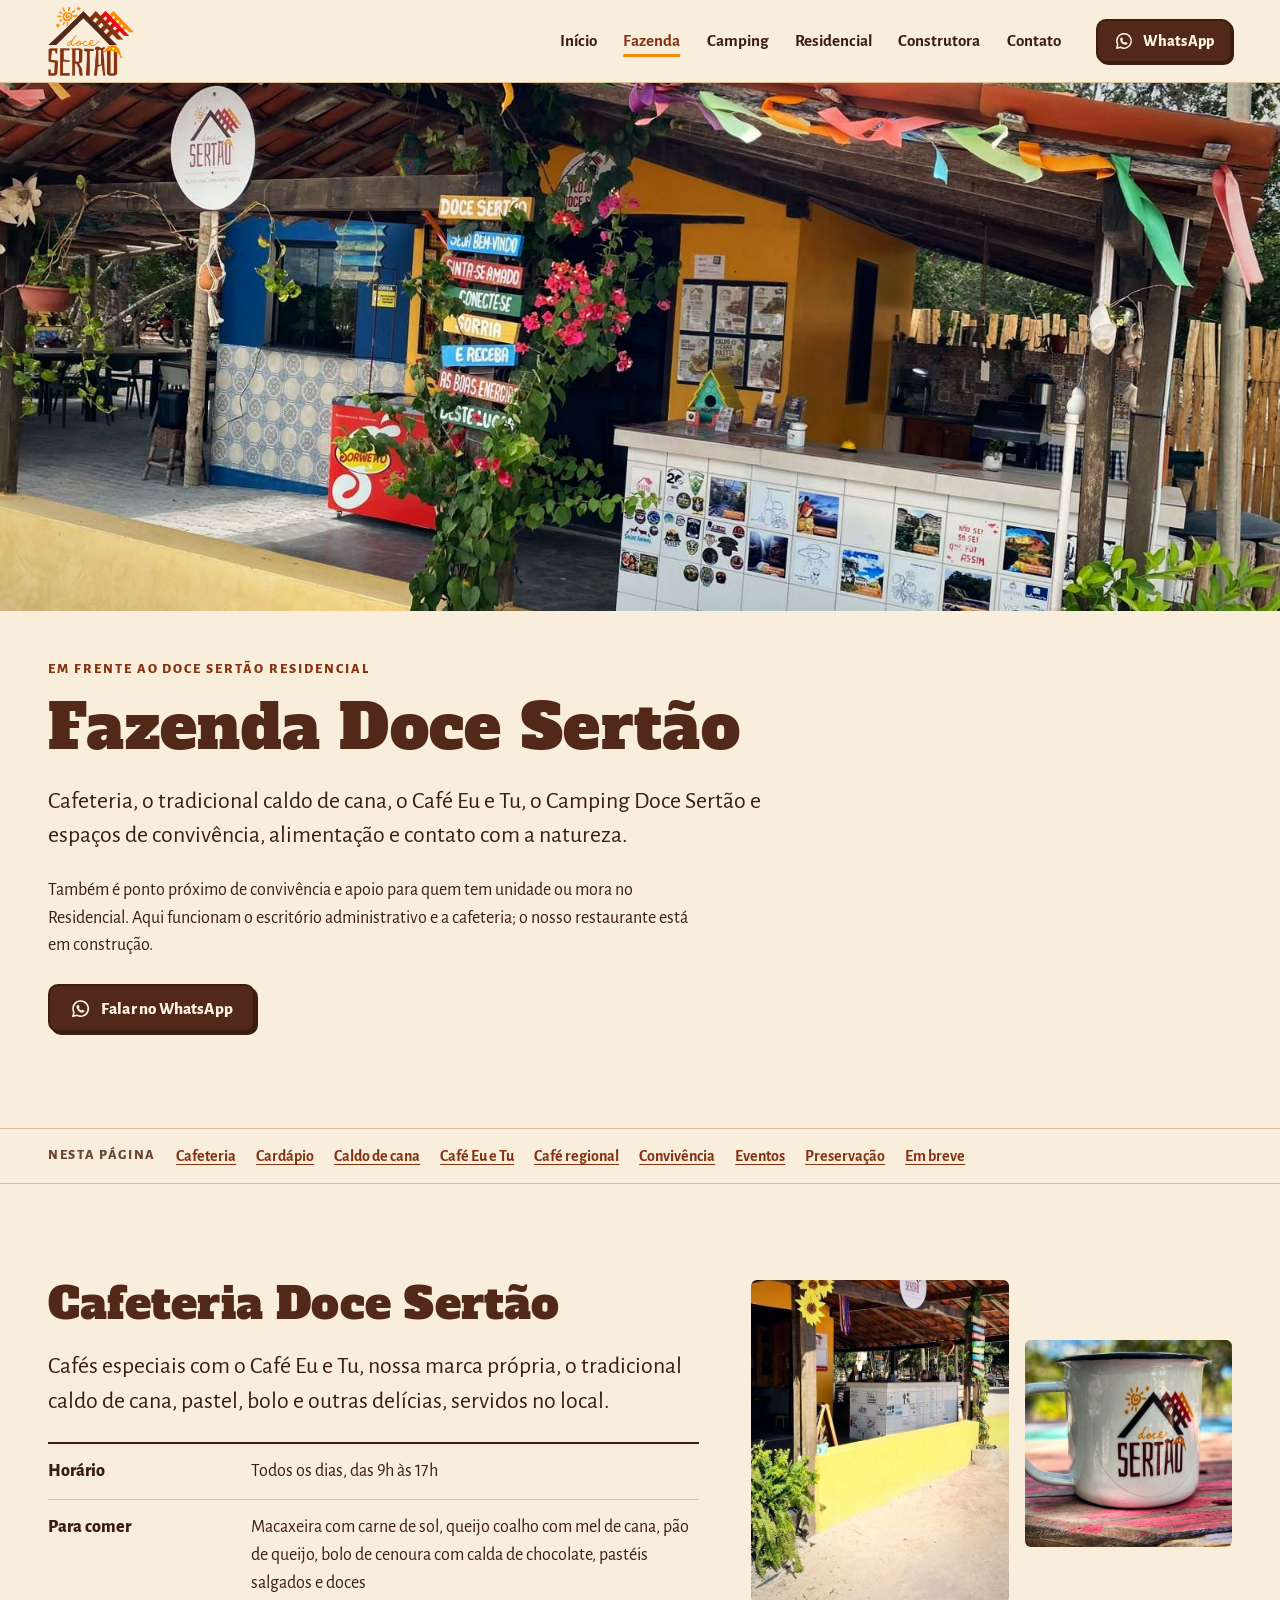
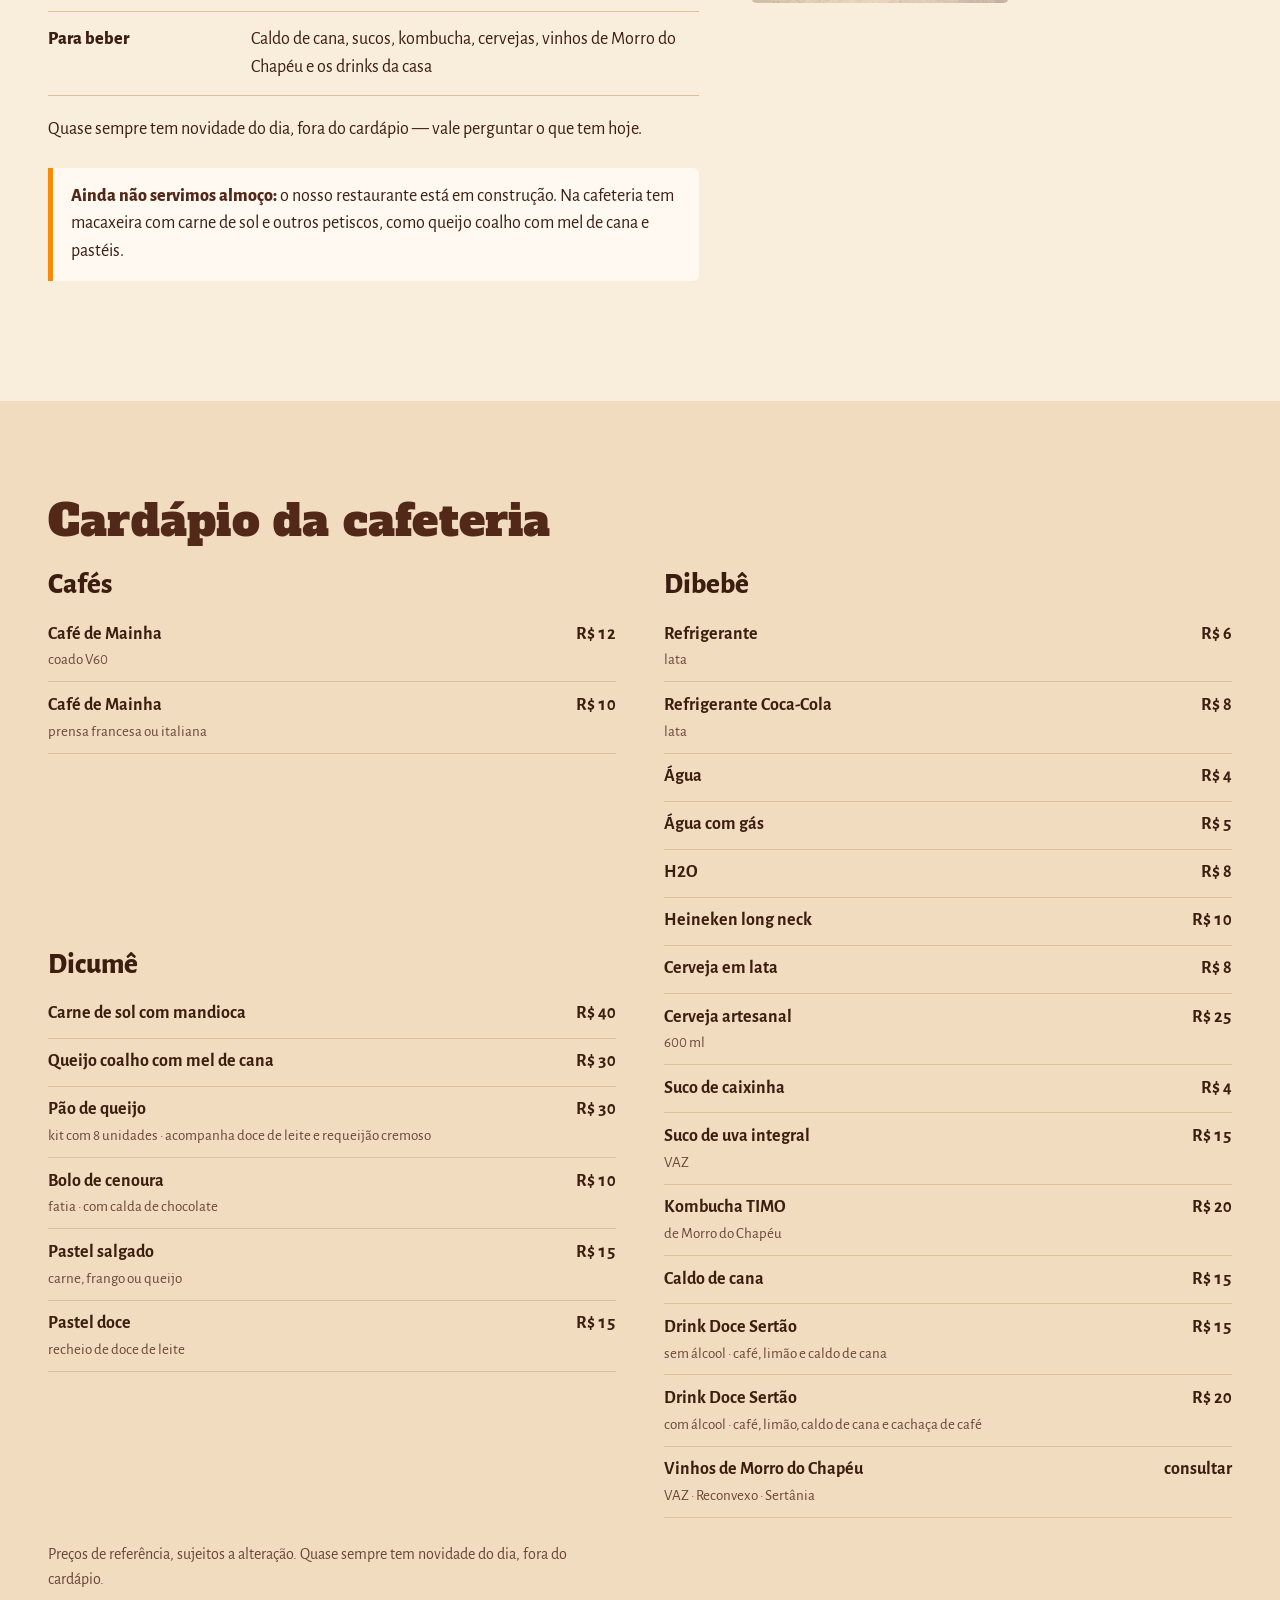
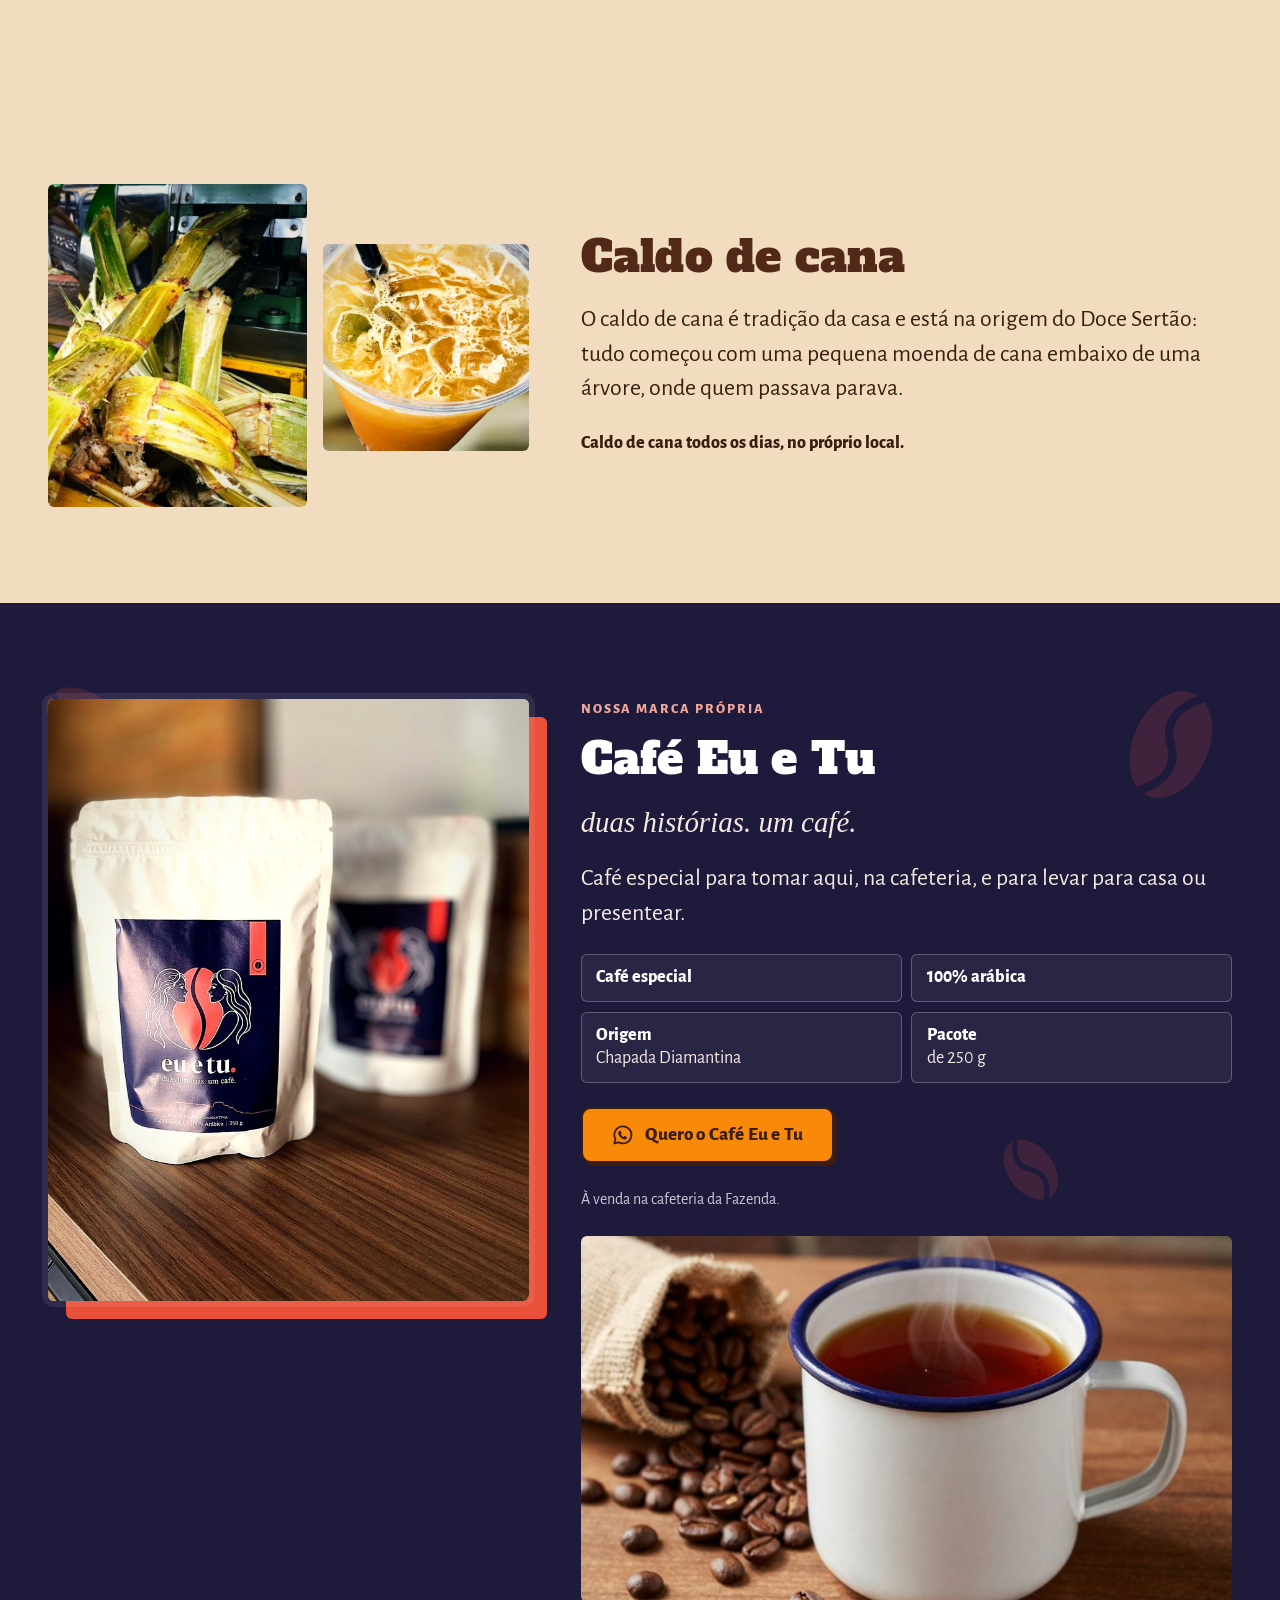
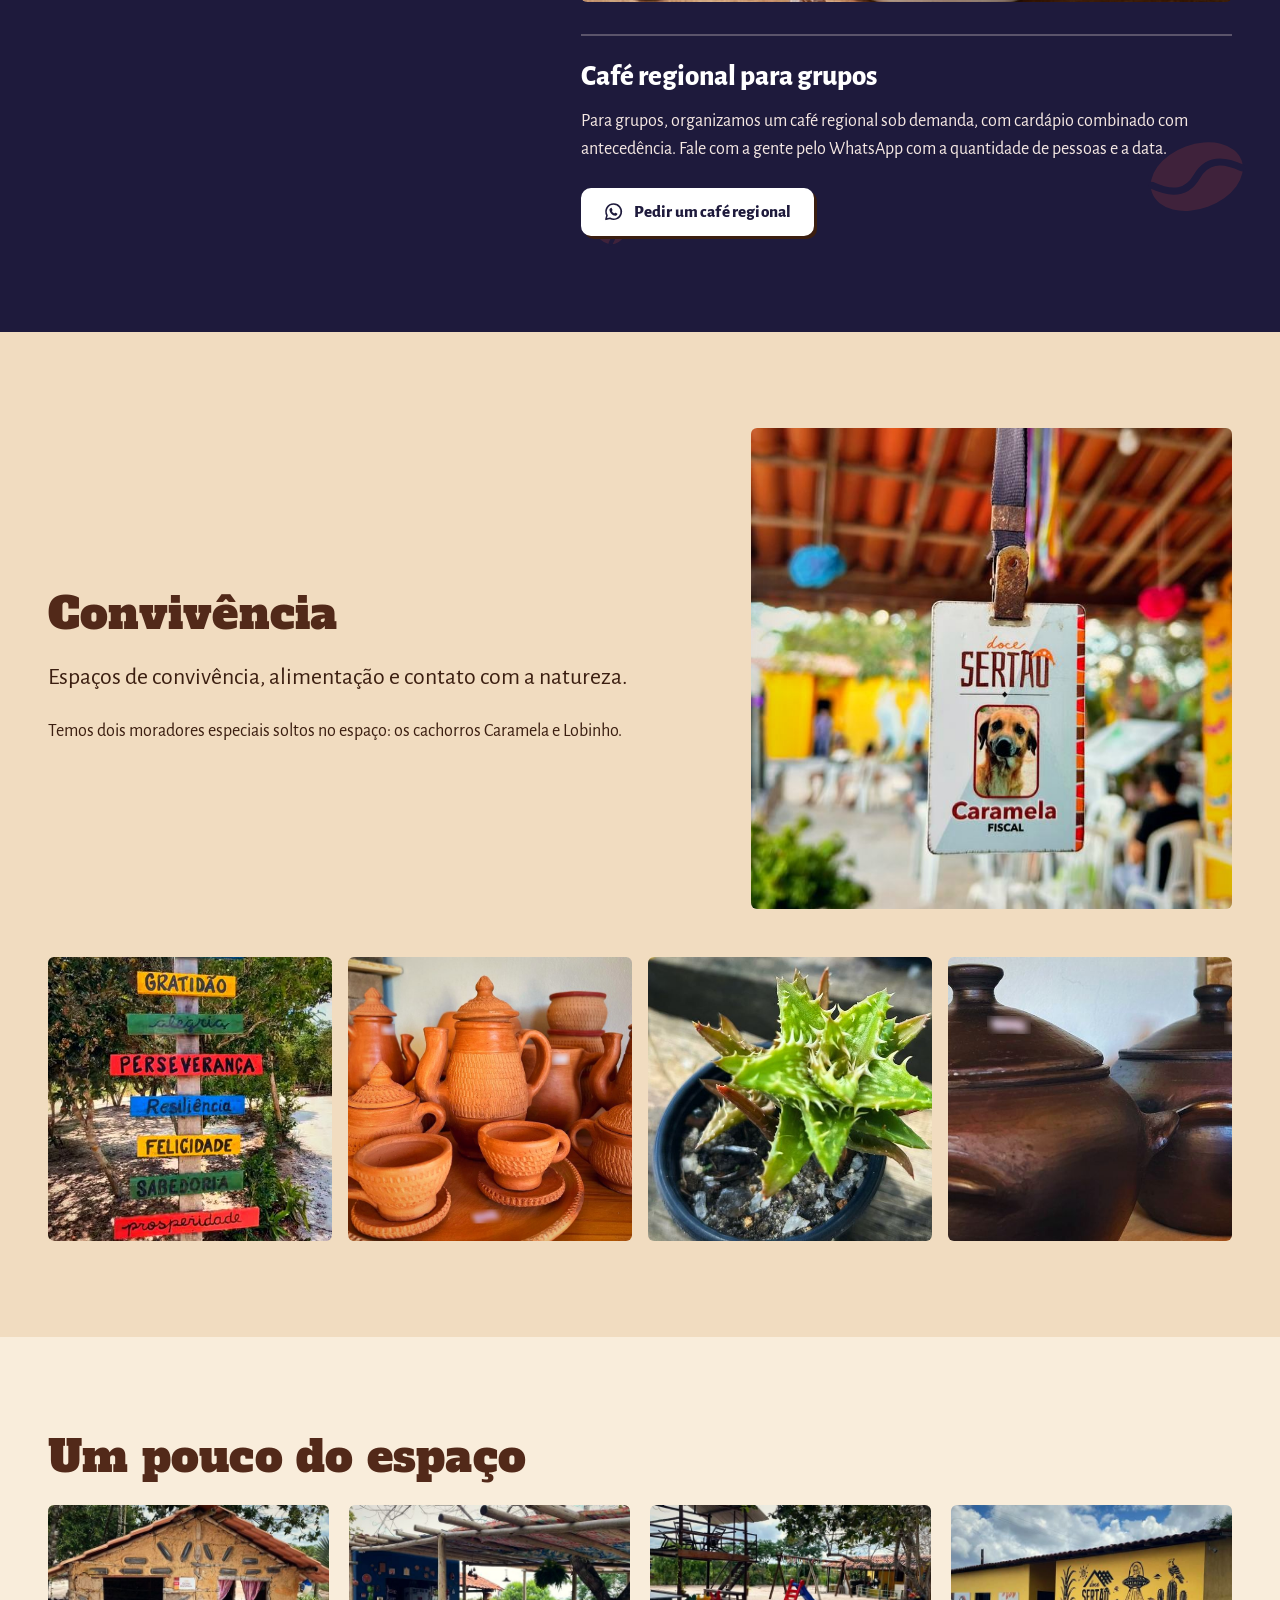
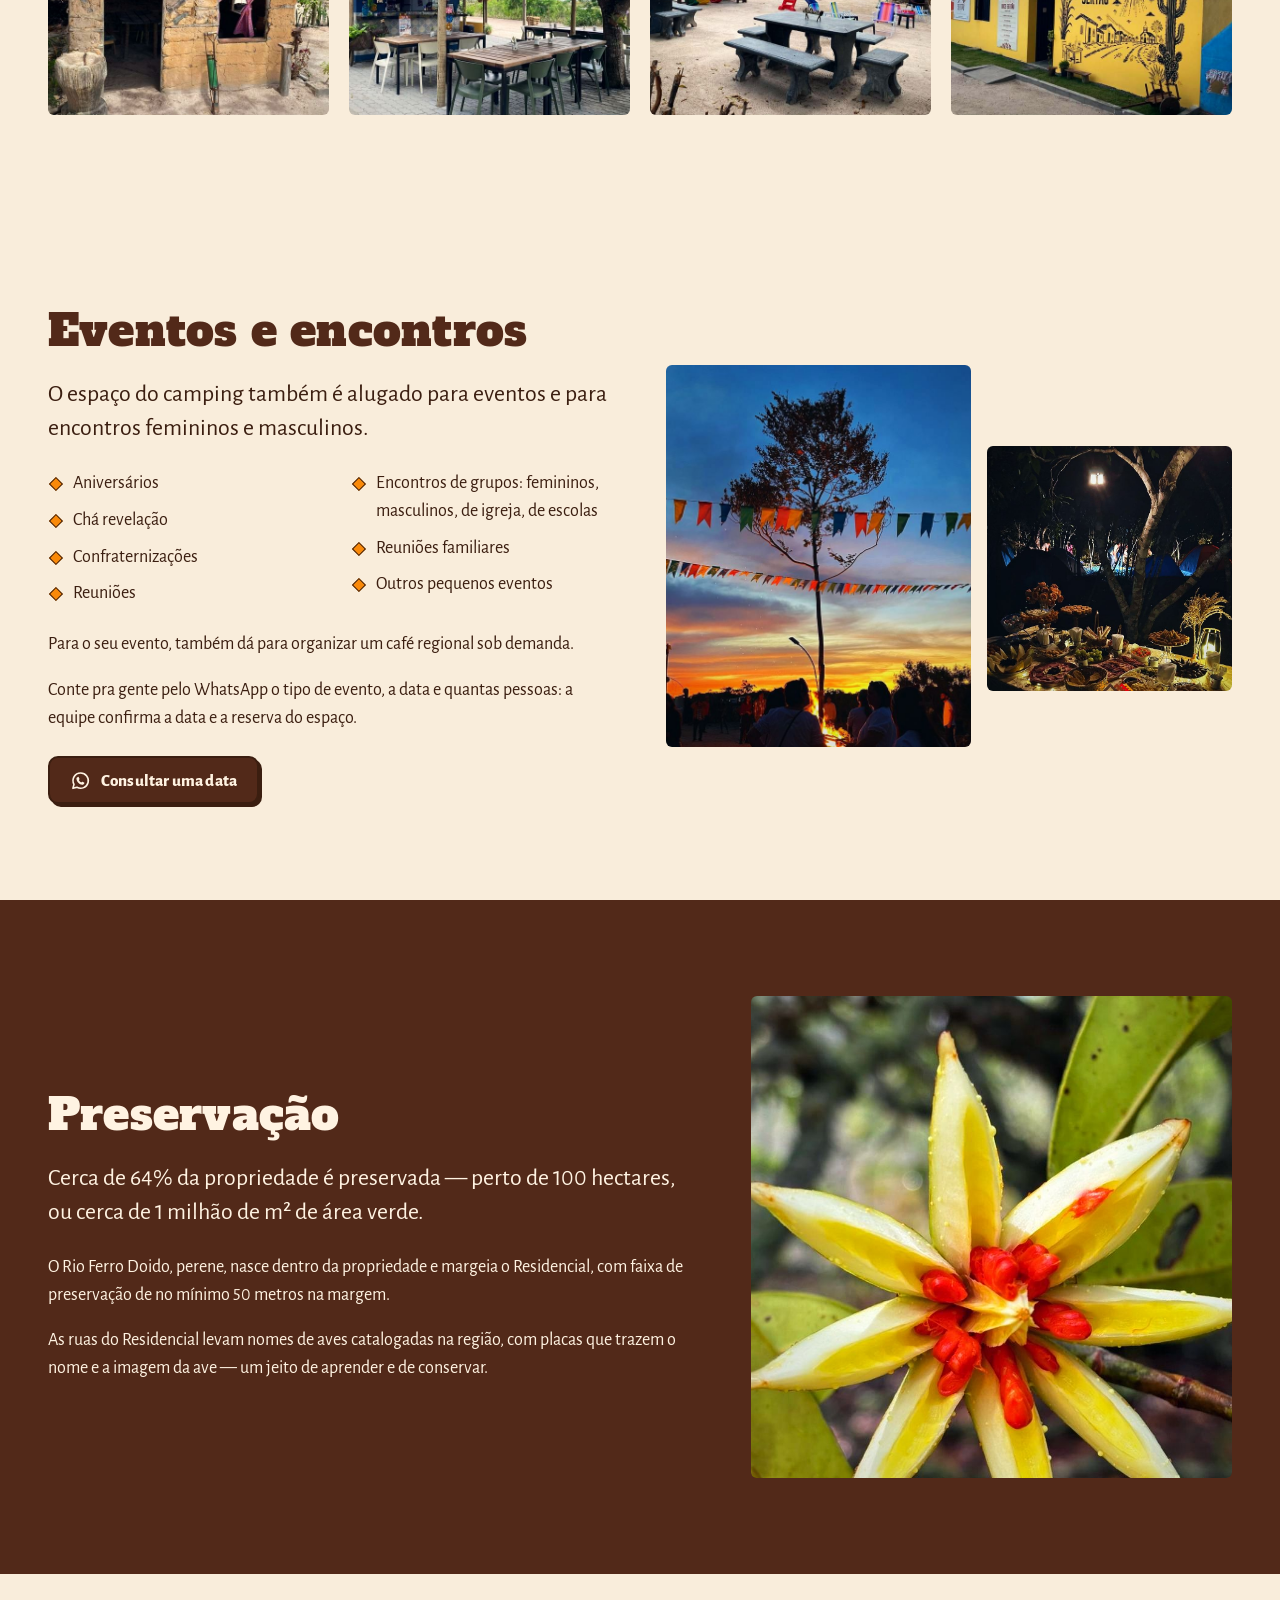
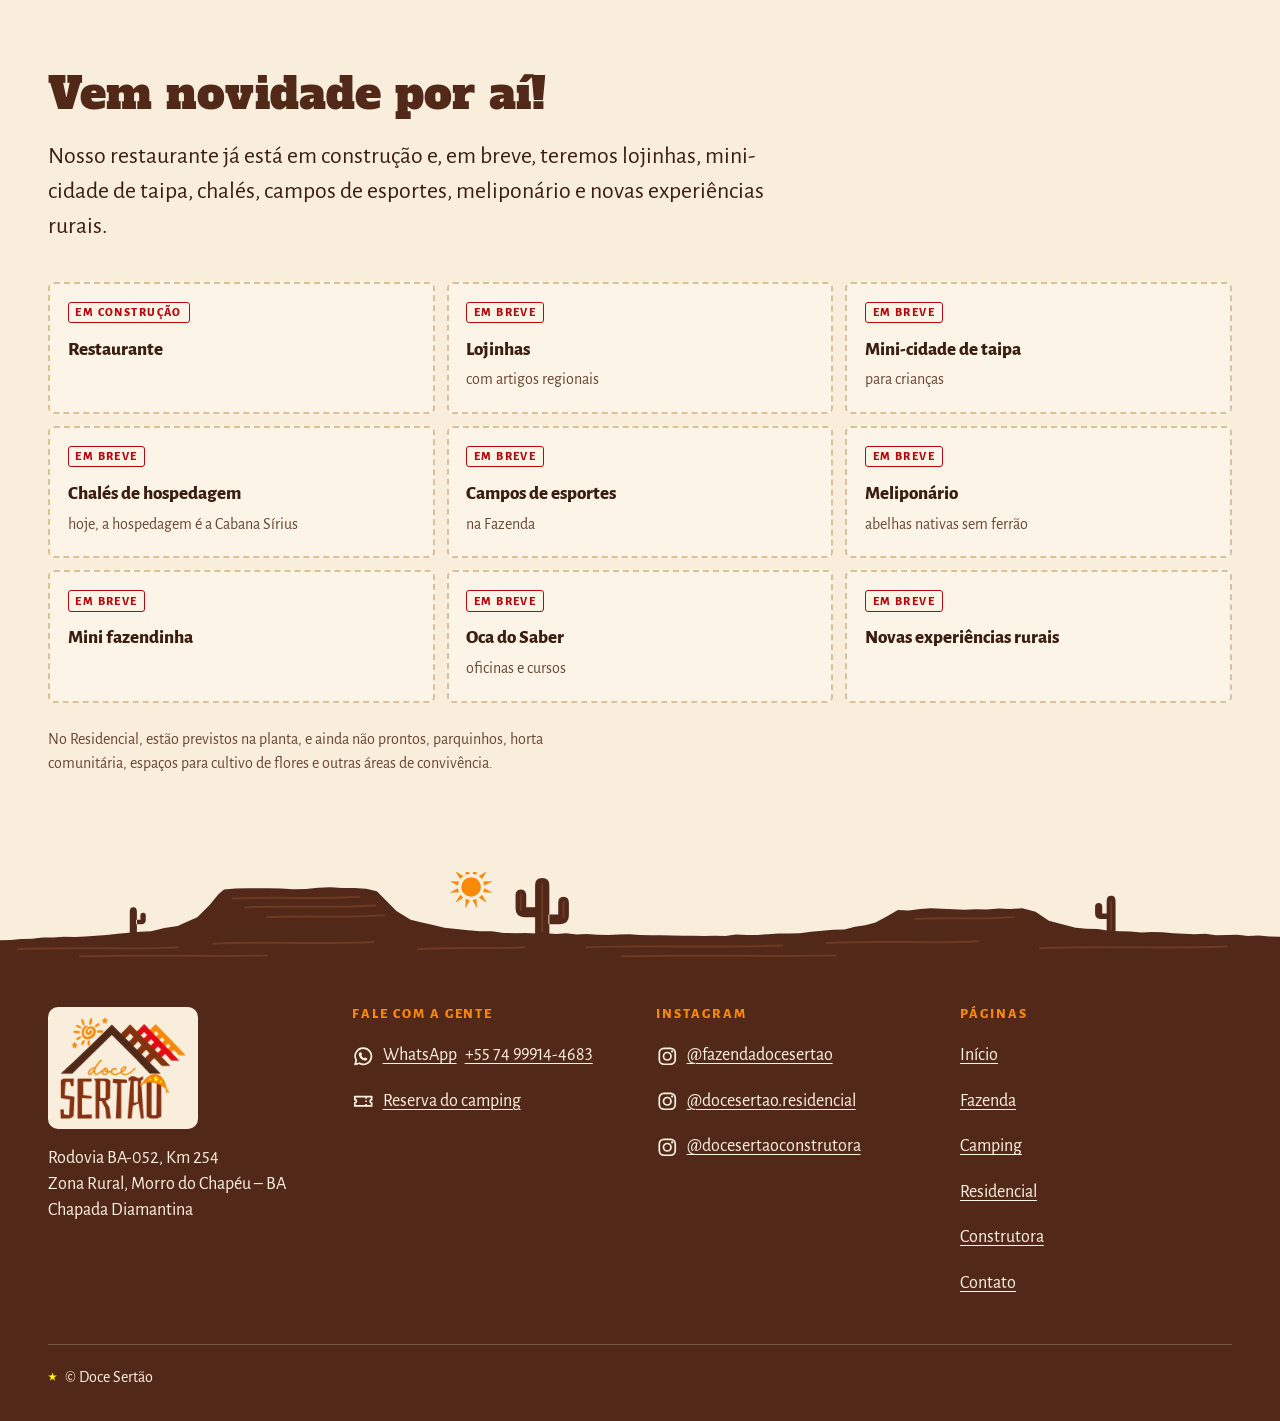
<file: fazenda.html>
<!doctype html>
<html lang="pt-BR">
<head>
<meta charset="utf-8">
<meta name="viewport" content="width=device-width, initial-scale=1">
<meta name="robots" content="noindex, nofollow">
<title>Fazenda · Doce Sertão</title>
<meta name="description" content="Cafeteria, caldo de cana, Café Eu e Tu e espaços de convivência em frente ao Doce Sertão Residencial, em Morro do Chapéu (BA).">
<meta name="theme-color" content="#F9EDDB">
<meta name="color-scheme" content="light">
<link rel="icon" href="assets/logo/favicon-32.png" sizes="32x32" type="image/png">
<link rel="icon" href="assets/logo/doce-sertao-192.png" sizes="192x192" type="image/png">
<link rel="apple-touch-icon" href="assets/logo/apple-touch-icon.png">
<meta property="og:type" content="website">
<meta property="og:locale" content="pt_BR">
<meta property="og:site_name" content="Doce Sertão">
<meta property="og:title" content="Fazenda · Doce Sertão">
<meta property="og:description" content="Cafeteria, caldo de cana, Café Eu e Tu e espaços de convivência em frente ao Doce Sertão Residencial, em Morro do Chapéu (BA).">
<meta property="og:image" content="assets/logo/og-doce-sertao.png">
<meta property="og:image:width" content="1200">
<meta property="og:image:height" content="630">
<meta property="og:image:alt" content="Logo do Doce Sertão">
<meta name="twitter:card" content="summary_large_image">
<link rel="preconnect" href="https://fonts.googleapis.com">
<link rel="preconnect" href="https://fonts.gstatic.com" crossorigin>
<link rel="stylesheet" href="https://fonts.googleapis.com/css2?family=Alegreya+Sans:ital,wght@0,400;0,500;0,700;0,800;1,400&amp;family=Alfa+Slab+One&amp;display=swap">
<link rel="stylesheet" href="assets/css/estilo.css">
<script>document.documentElement.classList.add('js');</script>
<script src="assets/js/site.js" defer></script>
</head>
<body>
<svg width="0" height="0" style="position:absolute" aria-hidden="true" focusable="false">
  <symbol id="i-conversa" viewBox="0 0 24 24"><path fill="none" stroke="currentColor" stroke-width="1.8" stroke-linejoin="round" d="M12 3.4a8.6 8.6 0 0 0-7.5 12.8L3.3 20.7l4.6-1.2A8.6 8.6 0 1 0 12 3.4z"/><path fill="currentColor" d="M9.1 7.8c.3-.1.6 0 .8.3l.8 1.8c.1.3 0 .6-.2.8l-.6.6c.6 1.2 1.6 2.2 2.8 2.8l.6-.6c.2-.2.5-.3.8-.2l1.8.8c.3.1.4.5.3.8-.3 1.1-1.3 1.8-2.4 1.7-3.4-.4-6.1-3.1-6.5-6.5-.1-1.1.6-2.1 1.8-2.3z"/></symbol>
  <symbol id="i-insta" viewBox="0 0 24 24"><rect x="3.5" y="3.5" width="17" height="17" rx="5" fill="none" stroke="currentColor" stroke-width="1.8"/><circle cx="12" cy="12" r="4" fill="none" stroke="currentColor" stroke-width="1.8"/><circle cx="17.2" cy="6.8" r="1.2" fill="currentColor"/></symbol>
  <symbol id="i-doc" viewBox="0 0 24 24"><path fill="none" stroke="currentColor" stroke-width="1.8" stroke-linejoin="round" d="M6 2.8h8.2l3.8 3.8v14.6H6z"/><path fill="none" stroke="currentColor" stroke-width="1.8" d="M14 2.8v4h4M9 12.2h6M9 15.8h6"/></symbol>
  <symbol id="i-seta" viewBox="0 0 24 24"><path fill="none" stroke="currentColor" stroke-width="2" stroke-linecap="round" stroke-linejoin="round" d="M5 12h13M13 6l6 6-6 6"/></symbol>
  <symbol id="i-ingresso" viewBox="0 0 24 24"><path fill="none" stroke="currentColor" stroke-width="1.8" stroke-linejoin="round" d="M3 7h18v3.3a1.7 1.7 0 0 0 0 3.4V17H3v-3.3a1.7 1.7 0 0 0 0-3.4z"/><path fill="none" stroke="currentColor" stroke-width="1.8" stroke-dasharray="1.5 2" d="M15 7.8v8.4"/></symbol>
  <symbol id="i-local" viewBox="0 0 24 24"><path fill="none" stroke="currentColor" stroke-width="1.8" stroke-linejoin="round" d="M12 21.2s-6.6-6.1-6.6-11.2a6.6 6.6 0 0 1 13.2 0c0 5.1-6.6 11.2-6.6 11.2z"/><circle cx="12" cy="10" r="2.4" fill="none" stroke="currentColor" stroke-width="1.8"/></symbol>
  <symbol id="i-hora" viewBox="0 0 24 24"><circle cx="12" cy="12" r="8.6" fill="none" stroke="currentColor" stroke-width="1.8"/><path fill="none" stroke="currentColor" stroke-width="1.8" stroke-linecap="round" d="M12 7.4V12l3.1 2"/></symbol>
  <symbol id="i-xicara" viewBox="0 0 24 24"><path fill="none" stroke="currentColor" stroke-width="1.8" stroke-linejoin="round" d="M4 9h12v4.5a5 5 0 0 1-5 5H9a5 5 0 0 1-5-5zM16 10.5h1.5a2.5 2.5 0 0 1 0 5H16M3 21h14"/><path fill="none" stroke="currentColor" stroke-width="1.6" stroke-linecap="round" d="M8 3.5c-.8 1 .8 2 0 3M12 3.5c-.8 1 .8 2 0 3"/></symbol>
  <symbol id="i-barraca" viewBox="0 0 24 24"><path fill="none" stroke="currentColor" stroke-width="1.8" stroke-linejoin="round" d="M2.5 19.5h19M4.6 19.5 12 5.5l7.4 14M12 5.5V3.2M9.2 19.5 12 13l2.8 6.5"/></symbol>
</svg>
<a class="pular" href="#conteudo">Pular para o conteúdo</a>
<header class="topo">
  <div class="envelope topo__barra">
    <a class="topo__marca" href="index.html"><img src="assets/logo/doce-sertao-w160.png" srcset="assets/logo/doce-sertao-w160.png 1x, assets/logo/doce-sertao-w320.png 2x" width="160" height="130" alt="Doce Sertão, página inicial"></a>
    <button class="topo__menu" type="button" aria-expanded="false" aria-controls="menu-principal"><span class="topo__menu-icone" aria-hidden="true"></span>Menu</button>
    <nav class="topo__nav" id="menu-principal" aria-label="Principal">
      <ul>
        <li><a href="index.html">Início</a></li>
        <li><a href="fazenda.html" aria-current="page">Fazenda</a></li>
        <li><a href="camping.html">Camping</a></li>
        <li><a href="residencial.html">Residencial</a></li>
        <li><a href="construtora.html">Construtora</a></li>
        <li><a href="contato.html">Contato</a></li>
      </ul>
    </nav>
    <a class="btn btn--whats topo__whats" href="https://wa.me/5574999144683?text=Ol%C3%A1%21%20Vim%20pelo%20site%20e%20queria%20saber%20sobre%20a%20Fazenda%20Doce%20Sert%C3%A3o." target="_blank" rel="noopener"><svg class="ico" aria-hidden="true" focusable="false"><use href="#i-conversa"/></svg>WhatsApp<span class="visualmente-oculto"> (abre em nova aba)</span></a>
  </div>
</header>

<main id="conteudo">

  <section class="abertura abertura--capa" aria-labelledby="titulo">
    <figure class="capa"><img src="assets/fotos/cafeteria-fachada-colorida-800.jpg" srcset="assets/fotos/cafeteria-fachada-colorida-800.jpg 800w, assets/fotos/cafeteria-fachada-colorida-1600.jpg 1600w" sizes="100vw" width="1600" height="900" alt="Cafeteria Doce Sertão vista de fora: balcão de azulejos com fotos, paredes azul e amarela, poste de placas coloridas com flores e bandeirinhas no telhado" fetchpriority="high" decoding="async"></figure>
    <div class="envelope abertura__grade">
      <div>
        <p class="sobretitulo">Em frente ao Doce Sertão Residencial</p>
        <h1 id="titulo">Fazenda Doce Sertão</h1>
        <p class="lead">Cafeteria, o tradicional caldo de cana, o Café Eu e Tu, o Camping Doce Sertão e espaços de convivência, alimentação e contato com a natureza.</p>
        <p>Também é ponto próximo de convivência e apoio para quem tem unidade ou mora no Residencial. Aqui funcionam o escritório administrativo e a cafeteria; o nosso restaurante está em construção.</p>
        <div class="botoes">
          <a class="btn btn--whats" href="https://wa.me/5574999144683?text=Ol%C3%A1%21%20Vim%20pelo%20site%20e%20queria%20saber%20sobre%20a%20Fazenda%20Doce%20Sert%C3%A3o." target="_blank" rel="noopener"><svg class="ico" aria-hidden="true" focusable="false"><use href="#i-conversa"/></svg>Falar no WhatsApp<span class="visualmente-oculto"> (abre em nova aba)</span></a>
        </div>
      </div>
    </div>
  </section>

  <nav class="sumario" aria-label="Nesta página">
    <ul class="envelope">
      <li class="sumario__rotulo" aria-hidden="true">Nesta página</li>
      <li><a href="#cafeteria">Cafeteria</a></li>
      <li><a href="#cardapio">Cardápio</a></li>
      <li><a href="#caldo-de-cana">Caldo de cana</a></li>
      <li><a href="#cafe-eu-e-tu">Café Eu e Tu</a></li>
      <li><a href="#cafe-regional">Café regional</a></li>
      <li><a href="#convivencia">Convivência</a></li>
      <li><a href="#eventos">Eventos</a></li>
      <li><a href="#preservacao">Preservação</a></li>
      <li><a href="#em-breve">Em breve</a></li>
    </ul>
  </nav>

  <section class="secao" id="cafeteria" aria-labelledby="cafeteria-titulo">
    <div class="envelope duo duo--texto duo--topo">
      <div>
        <h2 id="cafeteria-titulo">Cafeteria Doce Sertão</h2>
        <p class="lead">Cafés especiais com o Café Eu e Tu, nossa marca própria, o tradicional caldo de cana, pastel, bolo e outras delícias, servidos no local.</p>
        <dl class="ficha">
          <div><dt>Horário</dt><dd>Todos os dias, das 9h às 17h</dd></div>
          <div><dt>Para comer</dt><dd>Macaxeira com carne de sol, queijo coalho com mel de cana, pão de queijo, bolo de cenoura com calda de chocolate, pastéis salgados e doces</dd></div>
          <div><dt>Para beber</dt><dd>Caldo de cana, sucos, kombucha, cervejas, vinhos de Morro do Chapéu e os drinks da casa</dd></div>
        </dl>
        <p class="apos-ficha">Quase sempre tem novidade do dia, fora do cardápio — vale perguntar o que tem hoje.</p>
        <div class="aviso">
          <p><strong>Ainda não servimos almoço:</strong> o nosso restaurante está em construção. Na cafeteria tem macaxeira com carne de sol e outros petiscos, como queijo coalho com mel de cana e pastéis.</p>
        </div>
      </div>
      <div class="par-fotos">
        <figure class="foto foto--retrato"><img src="assets/fotos/cafeteria-balcao-800.jpg" srcset="assets/fotos/cafeteria-balcao-800.jpg 600w, assets/fotos/cafeteria-balcao-1600.jpg 810w" sizes="(min-width: 75em) 300px, (min-width: 52em) 24vw, 55vw" width="810" height="1080" alt="Balcão da cafeteria com azulejos desenhados, mureta amarela e cobertura de telhas, decorado com girassóis" loading="lazy" decoding="async"></figure>
        <figure class="foto foto--quadrada"><img src="assets/fotos/cafe-caneca-esmaltada-800.jpg" srcset="assets/fotos/cafe-caneca-esmaltada-800.jpg 800w, assets/fotos/cafe-caneca-esmaltada-1600.jpg 1440w" sizes="(min-width: 75em) 240px, (min-width: 52em) 19vw, 45vw" width="1440" height="1080" alt="Caneca esmaltada branca com o logo Doce Sertão sobre uma mesa de madeira ao ar livre" loading="lazy" decoding="async"></figure>
      </div>
    </div>
  </section>

  <section class="secao secao--areia" id="cardapio" aria-labelledby="cardapio-titulo">
    <div class="envelope">
      <h2 id="cardapio-titulo">Cardápio da cafeteria</h2>
      <div class="cardapio">
        <div class="cardapio__grupo">
          <h3>Cafés</h3>
          <ul>
            <li><span class="cardapio__item">Café de Mainha <small>coado V60</small></span><span class="cardapio__preco">R$ 12</span></li>
            <li><span class="cardapio__item">Café de Mainha <small>prensa francesa ou italiana</small></span><span class="cardapio__preco">R$ 10</span></li>
          </ul>
        </div>
        <div class="cardapio__grupo">
          <h3>Dicumê</h3>
          <ul>
            <li><span class="cardapio__item">Carne de sol com mandioca</span><span class="cardapio__preco">R$ 40</span></li>
            <li><span class="cardapio__item">Queijo coalho com mel de cana</span><span class="cardapio__preco">R$ 30</span></li>
            <li><span class="cardapio__item">Pão de queijo <small>kit com 8 unidades · acompanha doce de leite e requeijão cremoso</small></span><span class="cardapio__preco">R$ 30</span></li>
            <li><span class="cardapio__item">Bolo de cenoura <small>fatia · com calda de chocolate</small></span><span class="cardapio__preco">R$ 10</span></li>
            <li><span class="cardapio__item">Pastel salgado <small>carne, frango ou queijo</small></span><span class="cardapio__preco">R$ 15</span></li>
            <li><span class="cardapio__item">Pastel doce <small>recheio de doce de leite</small></span><span class="cardapio__preco">R$ 15</span></li>
          </ul>
        </div>
        <div class="cardapio__grupo">
          <h3>Dibebê</h3>
          <ul>
            <li><span class="cardapio__item">Refrigerante <small>lata</small></span><span class="cardapio__preco">R$ 6</span></li>
            <li><span class="cardapio__item">Refrigerante Coca-Cola <small>lata</small></span><span class="cardapio__preco">R$ 8</span></li>
            <li><span class="cardapio__item">Água</span><span class="cardapio__preco">R$ 4</span></li>
            <li><span class="cardapio__item">Água com gás</span><span class="cardapio__preco">R$ 5</span></li>
            <li><span class="cardapio__item">H2O</span><span class="cardapio__preco">R$ 8</span></li>
            <li><span class="cardapio__item">Heineken long neck</span><span class="cardapio__preco">R$ 10</span></li>
            <li><span class="cardapio__item">Cerveja em lata</span><span class="cardapio__preco">R$ 8</span></li>
            <li><span class="cardapio__item">Cerveja artesanal <small>600 ml</small></span><span class="cardapio__preco">R$ 25</span></li>
            <li><span class="cardapio__item">Suco de caixinha</span><span class="cardapio__preco">R$ 4</span></li>
            <li><span class="cardapio__item">Suco de uva integral <small>VAZ</small></span><span class="cardapio__preco">R$ 15</span></li>
            <li><span class="cardapio__item">Kombucha TIMO <small>de Morro do Chapéu</small></span><span class="cardapio__preco">R$ 20</span></li>
            <li><span class="cardapio__item">Caldo de cana</span><span class="cardapio__preco">R$ 15</span></li>
            <li><span class="cardapio__item">Drink Doce Sertão <small>sem álcool · café, limão e caldo de cana</small></span><span class="cardapio__preco">R$ 15</span></li>
            <li><span class="cardapio__item">Drink Doce Sertão <small>com álcool · café, limão, caldo de cana e cachaça de café</small></span><span class="cardapio__preco">R$ 20</span></li>
            <li><span class="cardapio__item">Vinhos de Morro do Chapéu <small>VAZ · Reconvexo · Sertânia</small></span><span class="cardapio__preco">consultar</span></li>
          </ul>
        </div>
      </div>
      <p class="pequeno nota-final">Preços de referência, sujeitos a alteração. Quase sempre tem novidade do dia, fora do cardápio.</p>
    </div>
  </section>

  <section class="secao secao--areia" id="caldo-de-cana" aria-labelledby="caldo-titulo">
    <div class="envelope duo duo--foto">
      <div class="par-fotos">
        <figure class="foto foto--retrato"><img src="assets/fotos/cana-moenda-800.jpg" srcset="assets/fotos/cana-moenda-800.jpg 800w, assets/fotos/cana-moenda-1600.jpg 1440w" sizes="(min-width: 75em) 300px, (min-width: 52em) 24vw, 55vw" width="1440" height="1340" alt="Bagaço de cana-de-açúcar recém-moída sobre uma bancada amarela, com a máquina de moer ao fundo" loading="lazy" decoding="async"></figure>
        <figure class="foto foto--quadrada"><img src="assets/fotos/caldo-de-cana-copo-800.jpg" srcset="assets/fotos/caldo-de-cana-copo-800.jpg 800w, assets/fotos/caldo-de-cana-copo-1600.jpg 1440w" sizes="(min-width: 75em) 240px, (min-width: 52em) 19vw, 45vw" width="1440" height="1110" alt="Copo de caldo de cana gelado, com espuma e canudo, visto de perto" loading="lazy" decoding="async"></figure>
      </div>
      <div>
        <h2 id="caldo-titulo">Caldo de cana</h2>
        <p class="lead">O caldo de cana é tradição da casa e está na origem do Doce Sertão: tudo começou com uma pequena moenda de cana embaixo de uma árvore, onde quem passava parava.</p>
        <p><strong>Caldo de cana todos os dias, no próprio local.</strong></p>
      </div>
    </div>
  </section>

  <section class="secao eueetu" id="cafe-eu-e-tu" aria-labelledby="eueetu-titulo">
    <div class="eueetu__graos" aria-hidden="true"><svg class="eueetu__grao" viewBox="0 0 64 88" aria-hidden="true" focusable="false"><ellipse cx="32" cy="44" rx="27" ry="40"/><path d="M38 6c-14 14-16 26-6 38s8 24-6 38" /></svg><svg class="eueetu__grao" viewBox="0 0 64 88" aria-hidden="true" focusable="false"><ellipse cx="32" cy="44" rx="27" ry="40"/><path d="M38 6c-14 14-16 26-6 38s8 24-6 38" /></svg><svg class="eueetu__grao" viewBox="0 0 64 88" aria-hidden="true" focusable="false"><ellipse cx="32" cy="44" rx="27" ry="40"/><path d="M38 6c-14 14-16 26-6 38s8 24-6 38" /></svg><svg class="eueetu__grao" viewBox="0 0 64 88" aria-hidden="true" focusable="false"><ellipse cx="32" cy="44" rx="27" ry="40"/><path d="M38 6c-14 14-16 26-6 38s8 24-6 38" /></svg><svg class="eueetu__grao" viewBox="0 0 64 88" aria-hidden="true" focusable="false"><ellipse cx="32" cy="44" rx="27" ry="40"/><path d="M38 6c-14 14-16 26-6 38s8 24-6 38" /></svg></div>
    <div class="envelope duo duo--foto">
      <figure class="foto foto--retrato eueetu__foto"><img src="assets/fotos/cafe-eu-e-tu-pacote-800.jpg" srcset="assets/fotos/cafe-eu-e-tu-pacote-800.jpg 800w, assets/fotos/cafe-eu-e-tu-pacote-1600.jpg 1392w" sizes="(min-width: 75em) 500px, (min-width: 52em) 42vw, 100vw" width="1392" height="1686" alt="Pacote branco do Café Eu e Tu com rótulo azul-marinho: duas mulheres de perfil em volta de um grão de café vermelho e a frase duas histórias, um café" loading="lazy" decoding="async"></figure>
      <div>
        <p class="sobretitulo">Nossa marca própria</p>
        <h2 id="eueetu-titulo">Café Eu e Tu</h2>
        <p class="eueetu__frase">duas histórias. um café.</p>
        <p class="lead">Café especial para tomar aqui, na cafeteria, e para levar para casa ou presentear.</p>
        <ul class="eueetu__selos" aria-label="Sobre o café">
          <li><strong>Café especial</strong></li>
          <li><strong>100% arábica</strong></li>
          <li><strong>Origem</strong> Chapada Diamantina</li>
          <li><strong>Pacote</strong> de 250 g</li>
        </ul>
        <div class="botoes">
          <a class="btn btn--reservar btn--grande" href="https://wa.me/5574999144683?text=Ol%C3%A1%21%20Vim%20pelo%20site%20e%20quero%20o%20Caf%C3%A9%20Eu%20e%20Tu." target="_blank" rel="noopener"><svg class="ico" aria-hidden="true" focusable="false"><use href="#i-conversa"/></svg>Quero o Café Eu e Tu<span class="visualmente-oculto"> (abre em nova aba)</span></a>
        </div>
        <p class="pequeno nota-final">À venda na cafeteria da Fazenda.</p>
        <figure class="foto eueetu__xicara"><img src="assets/fotos/cafe-xicara-graos-800.jpg" srcset="assets/fotos/cafe-xicara-graos-800.jpg 800w, assets/fotos/cafe-xicara-graos-1600.jpg 1152w" sizes="(min-width: 52em) 45vw, 100vw" width="1152" height="648" alt="Caneca esmaltada branca com café fumegante sobre uma mesa de madeira, com grãos de café torrado espalhados e um saco de juta ao lado" loading="lazy" decoding="async"></figure>
        <div class="bloco-separado" id="cafe-regional">
          <h3>Café regional para grupos</h3>
          <p>Para grupos, organizamos um café regional sob demanda, com cardápio combinado com antecedência. Fale com a gente pelo WhatsApp com a quantidade de pessoas e a data.</p>
          <div class="botoes">
            <a class="btn btn--whats" href="https://wa.me/5574999144683?text=Ol%C3%A1%21%20Vim%20pelo%20site%20e%20queria%20saber%20sobre%20o%20caf%C3%A9%20regional%20para%20um%20grupo." target="_blank" rel="noopener"><svg class="ico" aria-hidden="true" focusable="false"><use href="#i-conversa"/></svg>Pedir um café regional<span class="visualmente-oculto"> (abre em nova aba)</span></a>
          </div>
        </div>
      </div>
    </div>
  </section>

  <section class="secao secao--areia" id="convivencia" aria-labelledby="convivencia-titulo">
    <div class="envelope">
      <div class="duo duo--texto">
        <div>
          <h2 id="convivencia-titulo">Convivência</h2>
          <p class="lead">Espaços de convivência, alimentação e contato com a natureza.</p>
          <p>Temos dois moradores especiais soltos no espaço: os cachorros Caramela e Lobinho.</p>
        </div>
        <figure class="foto foto--quadrada"><img src="assets/fotos/cracha-caramela-800.jpg" srcset="assets/fotos/cracha-caramela-800.jpg 640w, assets/fotos/cracha-caramela-1600.jpg 1280w" sizes="(min-width: 75em) 480px, (min-width: 52em) 40vw, 100vw" width="1280" height="1600" alt="Crachá de brincadeira com a foto de uma cadela caramelo e os dizeres &quot;Caramela, fiscal&quot;, com mesas desfocadas ao fundo" loading="lazy" decoding="async"></figure>
      </div>
      <div class="mosaico">
        <figure class="foto"><img src="assets/fotos/placas-de-palavras-800.jpg" srcset="assets/fotos/placas-de-palavras-800.jpg 432w, assets/fotos/placas-de-palavras-1600.jpg 865w" sizes="(min-width: 52em) 25vw, 50vw" width="865" height="1600" alt="Poste de madeira com placas coloridas escritas &quot;amor&quot;, &quot;gratidão&quot;, &quot;alegria&quot;, &quot;perseverança&quot;, &quot;resiliência&quot;, &quot;felicidade&quot;, &quot;sabedoria&quot; e &quot;prosperidade&quot;, entre árvores" loading="lazy" decoding="async"></figure>
        <figure class="foto"><img src="assets/fotos/ceramica-terracota-800.jpg" srcset="assets/fotos/ceramica-terracota-800.jpg 800w, assets/fotos/ceramica-terracota-1600.jpg 1440w" sizes="(min-width: 52em) 25vw, 50vw" width="1440" height="1411" alt="Bules, xícaras e potes de cerâmica de barro cor de terracota, com textura em relevo, numa prateleira" loading="lazy" decoding="async"></figure>
        <figure class="foto"><img src="assets/fotos/suculenta-no-vaso-800.jpg" srcset="assets/fotos/suculenta-no-vaso-800.jpg 800w, assets/fotos/suculenta-no-vaso-1600.jpg 1440w" sizes="(min-width: 52em) 25vw, 50vw" width="1440" height="1000" alt="Suculenta de folhas espinhosas em um vaso preto sobre uma mesa de madeira" loading="lazy" decoding="async"></figure>
        <figure class="foto"><img src="assets/fotos/panelas-de-barro-800.jpg" srcset="assets/fotos/panelas-de-barro-800.jpg 800w, assets/fotos/panelas-de-barro-1600.jpg 1440w" sizes="(min-width: 52em) 25vw, 50vw" width="1440" height="880" alt="Duas panelas de barro escuras, com tampa, sobre uma prateleira de madeira" loading="lazy" decoding="async"></figure>
      </div>
    </div>
  </section>

  <section class="secao" id="espaco" aria-labelledby="espaco-titulo">
    <div class="envelope">
      <h2 id="espaco-titulo">Um pouco do espaço</h2>
      <div class="galeria">
        <figure class="foto"><img src="assets/fotos/casinha-de-taipa-800.jpg" srcset="assets/fotos/casinha-de-taipa-800.jpg 800w, assets/fotos/casinha-de-taipa-1600.jpg 1600w" sizes="(min-width: 52em) 24vw, 46vw" width="1600" height="900" alt="Casinha de taipa com telhado de barro, cortina rosa na janela e um pilão de madeira na frente" loading="lazy" decoding="async"></figure>
        <figure class="foto"><img src="assets/fotos/cafeteria-pergolado-800.jpg" srcset="assets/fotos/cafeteria-pergolado-800.jpg 800w, assets/fotos/cafeteria-pergolado-1600.jpg 1600w" sizes="(min-width: 52em) 24vw, 46vw" width="1600" height="900" alt="Mesas de madeira sob um pergolado de troncos, ao lado do balcão azul da cafeteria" loading="lazy" decoding="async"></figure>
        <figure class="foto"><img src="assets/fotos/area-de-convivencia-800.jpg" srcset="assets/fotos/area-de-convivencia-800.jpg 800w, assets/fotos/area-de-convivencia-1600.jpg 1600w" sizes="(min-width: 52em) 24vw, 46vw" width="1600" height="900" alt="Área de convivência na areia, com mesas e bancos de pedra, parquinho colorido e um mirante de madeira ao fundo" loading="lazy" decoding="async"></figure>
        <figure class="foto"><img src="assets/fotos/fachada-mural-sertao-800.jpg" srcset="assets/fotos/fachada-mural-sertao-800.jpg 800w, assets/fotos/fachada-mural-sertao-1600.jpg 1600w" sizes="(min-width: 52em) 24vw, 46vw" width="1600" height="900" alt="Prédio amarelo com um mural em preto do Doce Sertão: casinhas, mandacaru, cana e um disco voador" loading="lazy" decoding="async"></figure>
      </div>
    </div>
  </section>

  <section class="secao" id="eventos" aria-labelledby="eventos-titulo">
    <div class="envelope duo duo--inverso">
      <div class="par-fotos">
        <figure class="foto foto--retrato"><img src="assets/fotos/festa-bandeirinhas-800.jpg" srcset="assets/fotos/festa-bandeirinhas-800.jpg 800w, assets/fotos/festa-bandeirinhas-1600.jpg 1440w" sizes="(min-width: 75em) 300px, (min-width: 52em) 24vw, 55vw" width="1440" height="1390" alt="Varais de bandeirinhas coloridas sob o céu do entardecer, com uma fogueira acesa e pessoas reunidas em silhueta" loading="lazy" decoding="async"></figure>
        <figure class="foto foto--quadrada"><img src="assets/fotos/mesa-luau-800.jpg" srcset="assets/fotos/mesa-luau-800.jpg 800w, assets/fotos/mesa-luau-1600.jpg 1440w" sizes="(min-width: 75em) 240px, (min-width: 52em) 19vw, 45vw" width="1440" height="1420" alt="Mesa farta de petiscos, frutas e doces iluminada por lanternas à noite, sob uma árvore, com barracas ao fundo" loading="lazy" decoding="async"></figure>
      </div>
      <div>
        <h2 id="eventos-titulo">Eventos e encontros</h2>
        <p class="lead">O espaço do camping também é alugado para eventos e para encontros femininos e masculinos.</p>
        <ul class="lista-losango lista-losango--colunas">
          <li>Aniversários</li>
          <li>Chá revelação</li>
          <li>Confraternizações</li>
          <li>Reuniões</li>
          <li>Encontros de grupos: femininos, masculinos, de igreja, de escolas</li>
          <li>Reuniões familiares</li>
          <li>Outros pequenos eventos</li>
        </ul>
        <p>Para o seu evento, também dá para organizar um café regional sob demanda.</p>
        <p>Conte pra gente pelo WhatsApp o tipo de evento, a data e quantas pessoas: a equipe confirma a data e a reserva do espaço.</p>
        <div class="botoes">
          <a class="btn btn--whats" href="https://wa.me/5574999144683?text=Ol%C3%A1%21%20Vim%20pelo%20site%20e%20queria%20saber%20sobre%20fazer%20um%20evento%20no%20espa%C3%A7o%20do%20camping." target="_blank" rel="noopener"><svg class="ico" aria-hidden="true" focusable="false"><use href="#i-conversa"/></svg>Consultar uma data<span class="visualmente-oculto"> (abre em nova aba)</span></a>
        </div>
      </div>
    </div>
  </section>

  <section class="secao secao--terra" id="preservacao" aria-labelledby="preservacao-titulo">
    <div class="envelope duo duo--texto">
      <div>
        <h2 id="preservacao-titulo">Preservação</h2>
        <p class="lead">Cerca de 64% da propriedade é preservada — perto de 100 hectares, ou cerca de 1 milhão de m² de área verde.</p>
        <p>O Rio Ferro Doido, perene, nasce dentro da propriedade e margeia o Residencial, com faixa de preservação de no mínimo 50 metros na margem.</p>
        <p>As ruas do Residencial levam nomes de aves catalogadas na região, com placas que trazem o nome e a imagem da ave — um jeito de aprender e de conservar.</p>
      </div>
      <figure class="foto foto--quadrada"><img src="assets/fotos/flor-amarela-800.jpg" srcset="assets/fotos/flor-amarela-800.jpg 800w, assets/fotos/flor-amarela-1600.jpg 1440w" sizes="(min-width: 75em) 480px, (min-width: 52em) 40vw, 100vw" width="1440" height="1430" alt="Flor de pétalas amarelas compridas com o centro vermelho-alaranjado, entre folhas verdes" loading="lazy" decoding="async"></figure>
    </div>
  </section>

  <section class="secao" id="em-breve" aria-labelledby="breve-titulo">
    <div class="envelope">
      <div class="cabeca-secao">
        <h2 id="breve-titulo">Vem novidade por aí!</h2>
        <p class="lead">Nosso restaurante já está em construção e, em breve, teremos lojinhas, mini-cidade de taipa, chalés, campos de esportes, meliponário e novas experiências rurais.</p>
      </div>
      <ul class="breve-grade breve-grade--9">
        <li><span class="etiqueta-breve">Em construção</span><strong>Restaurante</strong></li>
        <li><span class="etiqueta-breve">Em breve</span><strong>Lojinhas</strong><span>com artigos regionais</span></li>
        <li><span class="etiqueta-breve">Em breve</span><strong>Mini-cidade de taipa</strong><span>para crianças</span></li>
        <li><span class="etiqueta-breve">Em breve</span><strong>Chalés de hospedagem</strong><span>hoje, a hospedagem é a Cabana Sírius</span></li>
        <li><span class="etiqueta-breve">Em breve</span><strong>Campos de esportes</strong><span>na Fazenda</span></li>
        <li><span class="etiqueta-breve">Em breve</span><strong>Meliponário</strong><span>abelhas nativas sem ferrão</span></li>
        <li><span class="etiqueta-breve">Em breve</span><strong>Mini fazendinha</strong></li>
        <li><span class="etiqueta-breve">Em breve</span><strong>Oca do Saber</strong><span>oficinas e cursos</span></li>
        <li><span class="etiqueta-breve">Em breve</span><strong>Novas experiências rurais</strong></li>
      </ul>
      <p class="pequeno nota-final">No Residencial, estão previstos na planta, e ainda não prontos, parquinhos, horta comunitária, espaços para cultivo de flores e outras áreas de convivência.</p>
    </div>
  </section>

</main>

<footer class="rodape">
  <svg class="xilo xilo--rodape" viewBox="0 0 1440 120" preserveAspectRatio="xMidYMax slice" aria-hidden="true" focusable="false"><g class="xilo__sol"><circle cx="530" cy="36" r="11"/><path d="M544.9,37.5 L554.1,42.5 L543.7,42.1 Z M542.2,44.8 L547.7,53.7 L538.8,48.2 Z M536.1,49.7 L536.5,60.1 L531.5,50.9 Z M528.5,50.9 L523.5,60.1 L523.9,49.7 Z M521.2,48.2 L512.3,53.7 L517.8,44.8 Z M516.3,42.1 L505.9,42.5 L515.1,37.5 Z M515.1,34.5 L505.9,29.5 L516.3,29.9 Z M517.8,27.2 L512.3,18.3 L521.2,23.8 Z M523.9,22.3 L523.5,11.9 L528.5,21.1 Z M531.5,21.1 L536.5,11.9 L536.1,22.3 Z M538.8,23.8 L547.7,18.3 L542.2,27.2 Z M543.7,29.9 L554.1,29.5 L544.9,34.5 Z"/></g><path fill="currentColor" d="M0,121 L0.0,96.0 L12.0,95.7 L24.0,94.6 L36.0,94.2 L48.0,92.8 L60.0,93.0 L72.0,92.1 L84.0,92.2 L96.0,91.9 L108.0,91.0 L120.0,90.0 L132.5,88.8 L145.0,87.5 L157.5,86.4 L170.0,86.0 L185.0,82.3 L200.0,80.0 L211.0,74.8 L222.0,70.0 L236.0,56.0 L246.0,44.0 L252.0,39.0 L264.7,37.8 L277.3,37.4 L290.0,37.5 L303.3,37.4 L316.7,37.9 L330.0,38.5 L344.0,38.2 L358.0,36.9 L372.0,36.5 L385.3,37.1 L398.7,37.2 L412.0,38.0 L424.0,41.0 L434.0,51.0 L446.0,63.0 L462.0,73.0 L474.7,76.0 L487.3,78.7 L500.0,82.0 L513.3,83.2 L526.7,84.8 L540.0,86.0 L553.3,85.9 L566.7,87.7 L580.0,88.0 L591.4,87.7 L602.9,88.3 L614.3,88.1 L625.7,89.0 L637.1,88.2 L648.6,89.5 L660.0,89.0 L672.0,89.8 L684.0,90.0 L696.0,89.6 L708.0,89.2 L720.0,90.0 L732.0,90.4 L744.0,90.4 L756.0,90.6 L768.0,90.8 L780.0,91.0 L792.0,91.2 L804.0,90.8 L816.0,91.1 L828.0,89.5 L840.0,90.0 L852.0,90.0 L864.0,89.2 L876.0,88.4 L888.0,88.5 L900.0,88.0 L912.5,86.4 L925.0,85.3 L937.5,84.3 L950.0,84.0 L961.7,80.9 L973.3,79.1 L985.0,76.0 L1000.0,68.0 L1010.0,62.0 L1022.5,62.4 L1035.0,60.7 L1047.5,60.1 L1060.0,60.5 L1072.5,61.2 L1085.0,61.6 L1097.5,61.2 L1110.0,61.5 L1123.3,60.2 L1136.7,60.9 L1150.0,60.0 L1165.0,64.0 L1180.0,74.0 L1195.0,78.0 L1210.0,82.0 L1222.5,83.0 L1235.0,83.2 L1247.5,85.4 L1260.0,86.0 L1272.0,86.1 L1284.0,87.3 L1296.0,86.8 L1308.0,87.0 L1320.0,88.0 L1332.0,88.7 L1344.0,89.3 L1356.0,88.6 L1368.0,90.3 L1380.0,90.0 L1392.0,89.7 L1404.0,91.1 L1416.0,90.7 L1428.0,91.8 L1440.0,92.0 L1440,121 Z"/><path fill="currentColor" d="M602,92 L602,34 Q602,26 610,26 Q618,26 618,34 L618,92 Z M603,70 L590,70 Q580,70 580,60 L580,46 Q580,39 586,39 Q592,39 592,46 L592,59 L603,59 Z M617,78 L630,78 Q640,78 640,68 L640,54 Q640,47 634,47 Q628,47 628,54 L628,67 L617,67 Z M1245,88 L1245,52 Q1245,46 1250,46 Q1255,46 1255,52 L1255,88 Z M1246,72 L1238,72 Q1232,72 1232,66 L1232,58 Q1232,54 1236,54 Q1240,54 1240,58 L1240,66 L1246,66 Z M146,90 L146,64 Q146,59 150,59 Q154,59 154,64 L154,90 Z M153,78 L159,78 Q164,78 164,73 L164,68 Q164,65 161,65 Q158,65 158,68 L158,73 L153,73 Z"/><path class="xilo__sulcos" d="M262,49 C300,47 360,50 404,47 M276,59 C320,57 372,60 422,57 M300,70 C340,68 380,71 432,68 M20,106 C80,103 140,107 200,104 M240,100 C300,97 360,101 420,98 M470,106 C520,103 556,106 590,104 M660,104 C720,101 800,105 880,102 M930,99 C990,96 1050,100 1100,97 M1030,72 C1060,70 1100,73 1140,70 M1170,105 C1230,102 1300,106 1380,103 M90,114 C160,112 230,115 300,113 M700,114 C780,112 860,115 940,113 M610,33 L610,86 M586,45 L586,62 M634,53 L634,70 M1250,53 L1250,84"/></svg>
  <div class="rodape__corpo">
    <div class="envelope rodape__grade">
      <div class="rodape__marca">
        <img src="assets/logo/doce-sertao-w320.png" width="320" height="260" alt="Doce Sertão" loading="lazy" decoding="async">
        <address>Rodovia BA-052, Km 254<br>Zona Rural, Morro do Chapéu&nbsp;–&nbsp;BA<br>Chapada Diamantina</address>
      </div>
      <div>
        <h2 class="rodape__titulo">Fale com a gente</h2>
        <ul>
          <li><a href="https://wa.me/5574999144683?text=Ol%C3%A1%21%20Vim%20pelo%20site%20e%20queria%20saber%20sobre%20a%20Fazenda%20Doce%20Sert%C3%A3o." target="_blank" rel="noopener"><svg class="ico" aria-hidden="true" focusable="false"><use href="#i-conversa"/></svg>WhatsApp <span class="nowrap">+55 74 99914-4683</span><span class="visualmente-oculto"> (abre em nova aba)</span></a></li>
          <li><a href="https://www.visitemorrodochapeu.com.br/pt/tickets/3938" target="_blank" rel="noopener"><svg class="ico" aria-hidden="true" focusable="false"><use href="#i-ingresso"/></svg>Reserva do camping<span class="visualmente-oculto"> (site de reservas, abre em nova aba)</span></a></li>
        </ul>
      </div>
      <div>
        <h2 class="rodape__titulo">Instagram</h2>
        <ul>
          <li><a href="https://www.instagram.com/fazendadocesertao" target="_blank" rel="noopener"><svg class="ico" aria-hidden="true" focusable="false"><use href="#i-insta"/></svg>@fazendadocesertao<span class="visualmente-oculto"> — Fazenda Doce Sertão (abre em nova aba)</span></a></li>
          <li><a href="https://www.instagram.com/docesertao.residencial" target="_blank" rel="noopener"><svg class="ico" aria-hidden="true" focusable="false"><use href="#i-insta"/></svg>@docesertao.residencial<span class="visualmente-oculto"> — Doce Sertão Residencial (abre em nova aba)</span></a></li>
          <li><a href="https://www.instagram.com/docesertaoconstrutora" target="_blank" rel="noopener"><svg class="ico" aria-hidden="true" focusable="false"><use href="#i-insta"/></svg>@docesertaoconstrutora<span class="visualmente-oculto"> — Doce Sertão Construtora (abre em nova aba)</span></a></li>
        </ul>
      </div>
      <nav aria-label="Rodapé">
        <h2 class="rodape__titulo">Páginas</h2>
        <ul>
          <li><a href="index.html">Início</a></li>
          <li><a href="fazenda.html">Fazenda</a></li>
          <li><a href="camping.html">Camping</a></li>
          <li><a href="residencial.html">Residencial</a></li>
          <li><a href="construtora.html">Construtora</a></li>
          <li><a href="contato.html">Contato</a></li>
        </ul>
      </nav>
    </div>
    <div class="envelope rodape__fim"><p>© Doce Sertão</p></div>
  </div>
</footer>
<a class="whats-fixo" href="https://wa.me/5574999144683?text=Ol%C3%A1%21%20Vim%20pelo%20site%20e%20queria%20saber%20sobre%20a%20Fazenda%20Doce%20Sert%C3%A3o." target="_blank" rel="noopener"><svg class="ico" aria-hidden="true" focusable="false"><use href="#i-conversa"/></svg>WhatsApp<span class="visualmente-oculto"> (abre em nova aba)</span></a>
</body>
</html>
</file>
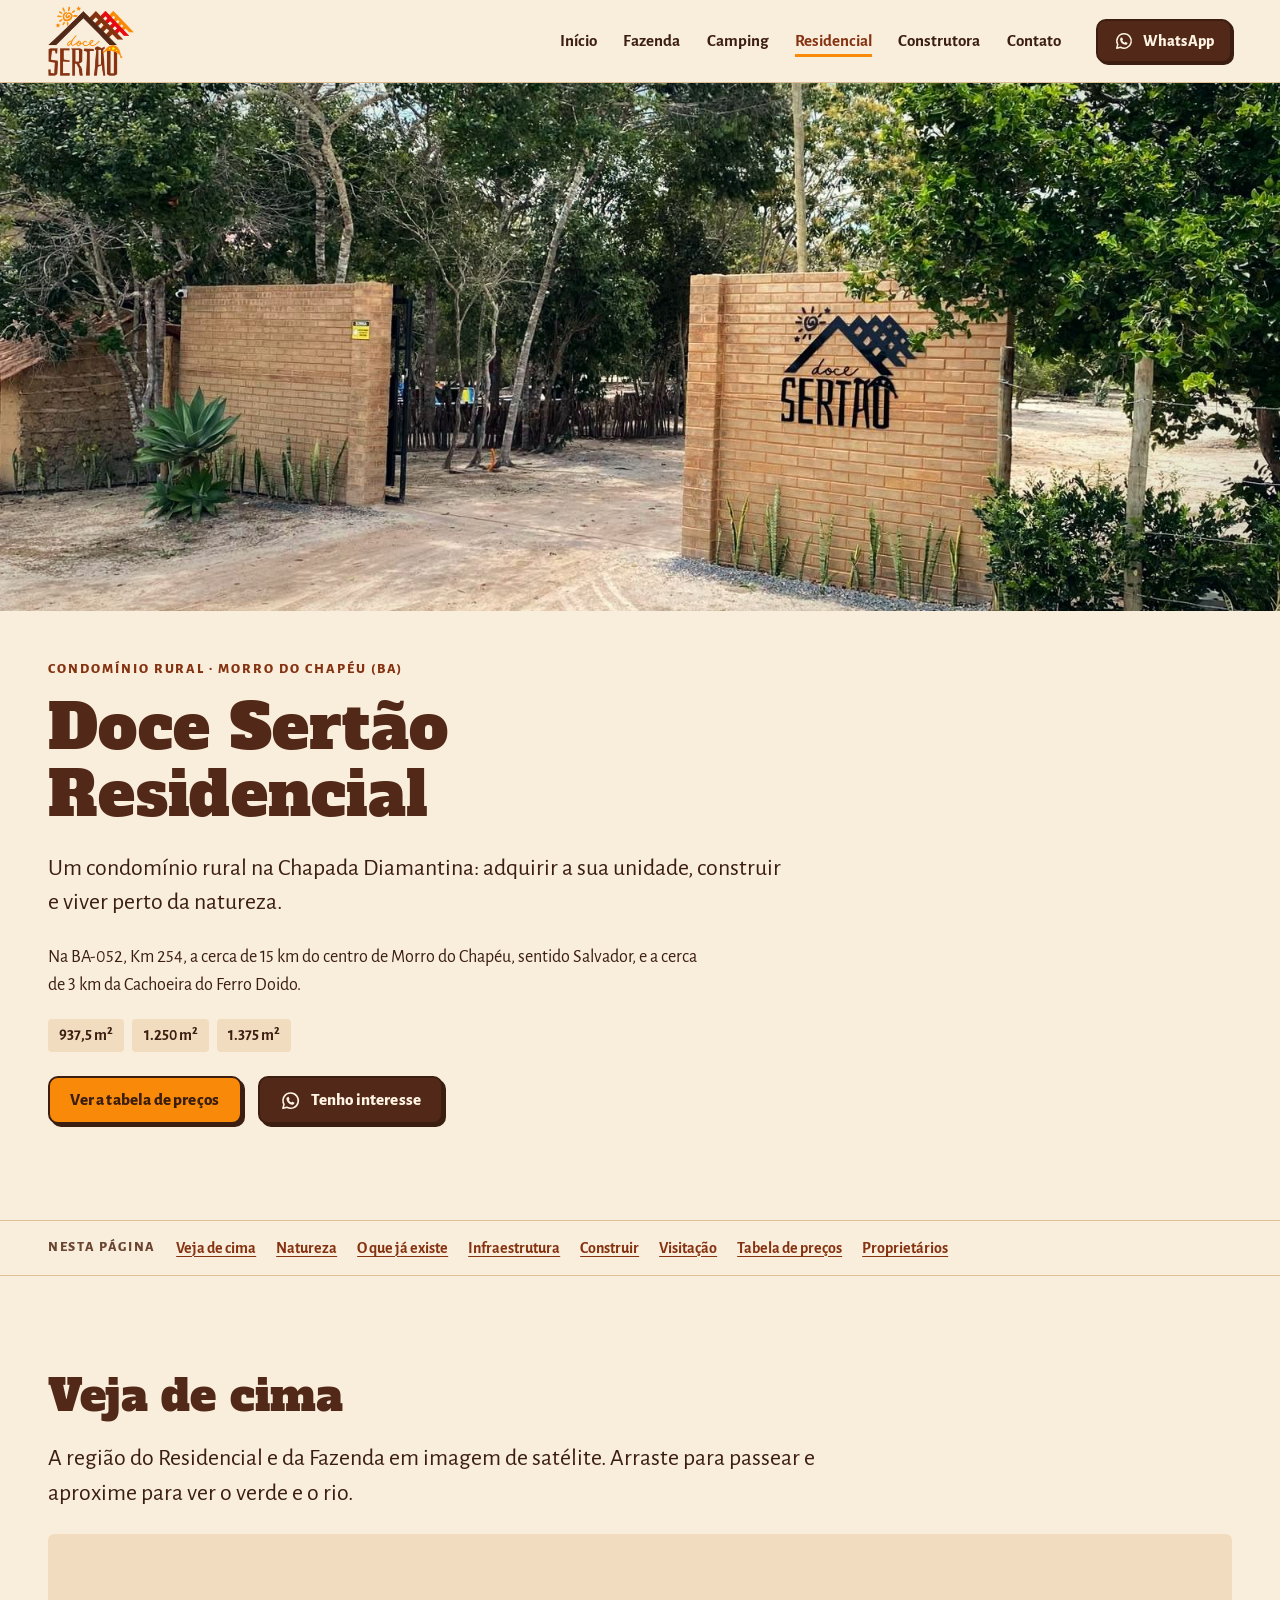
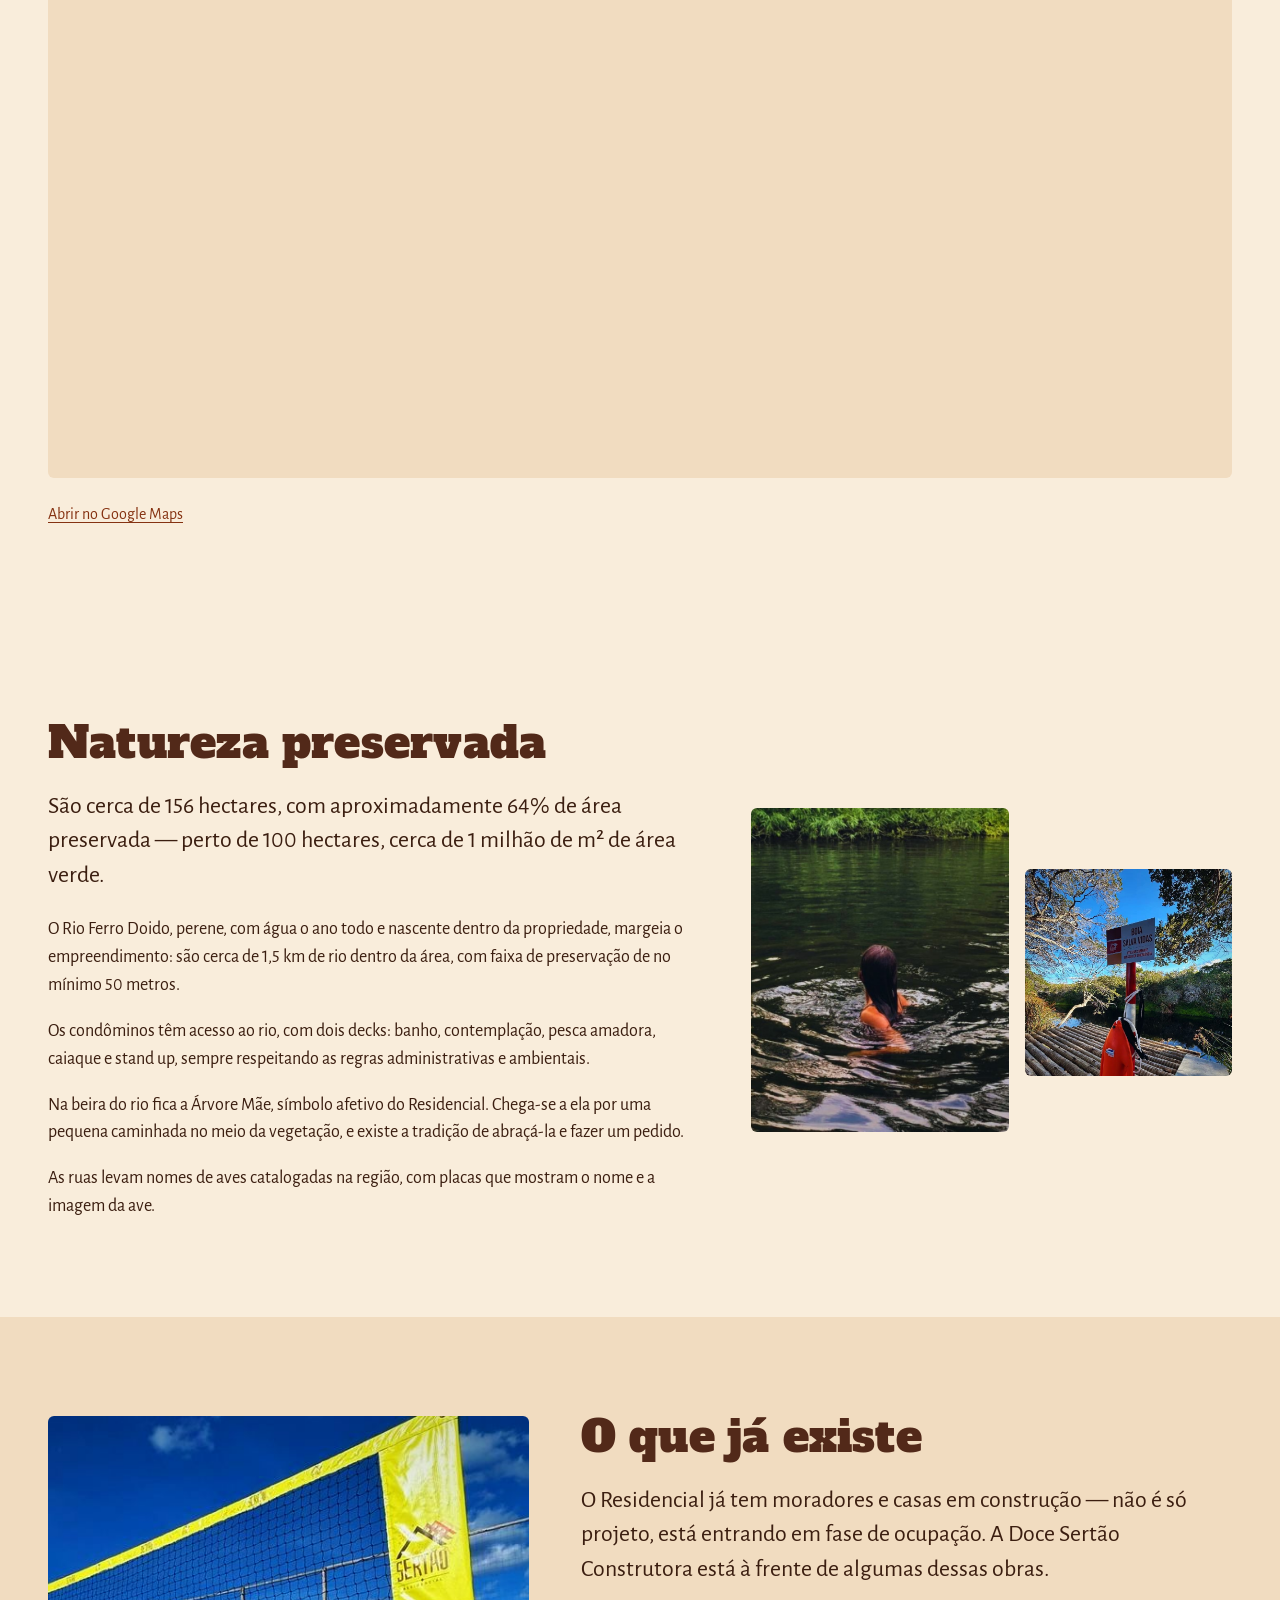
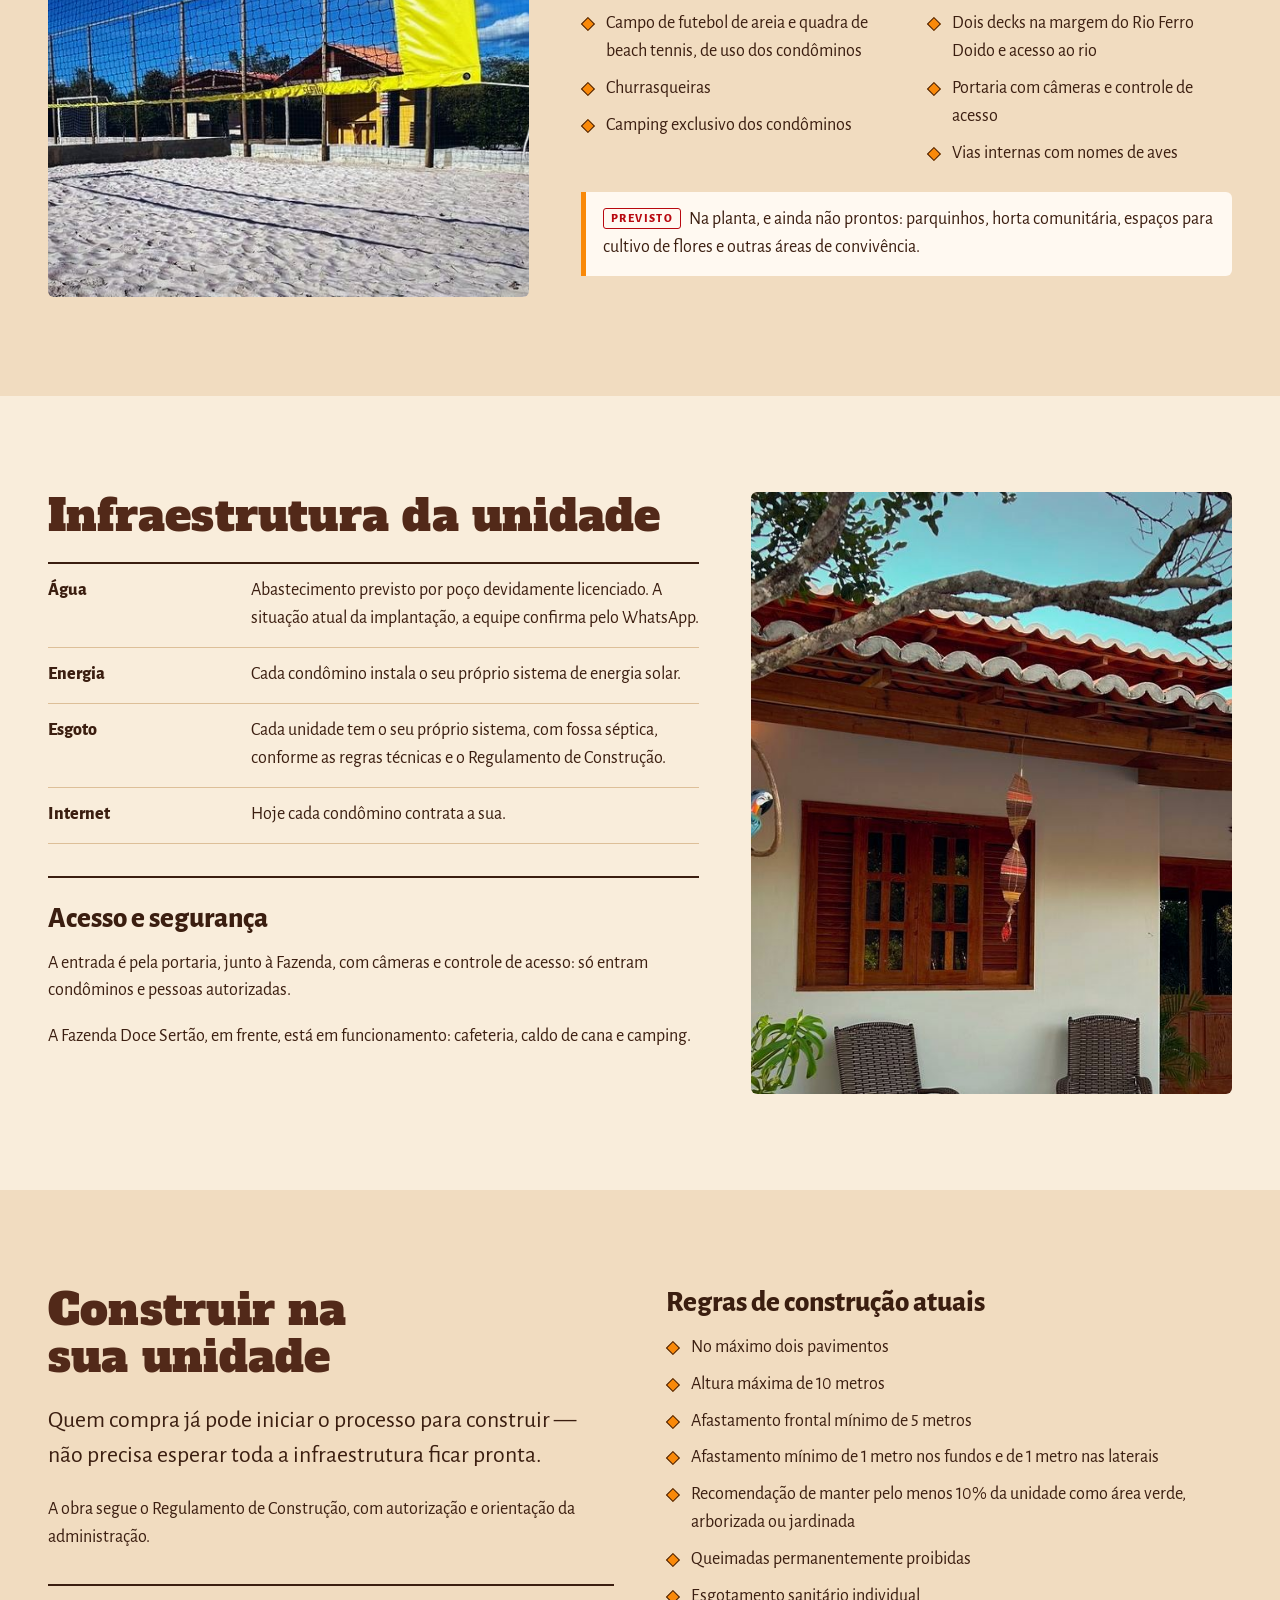
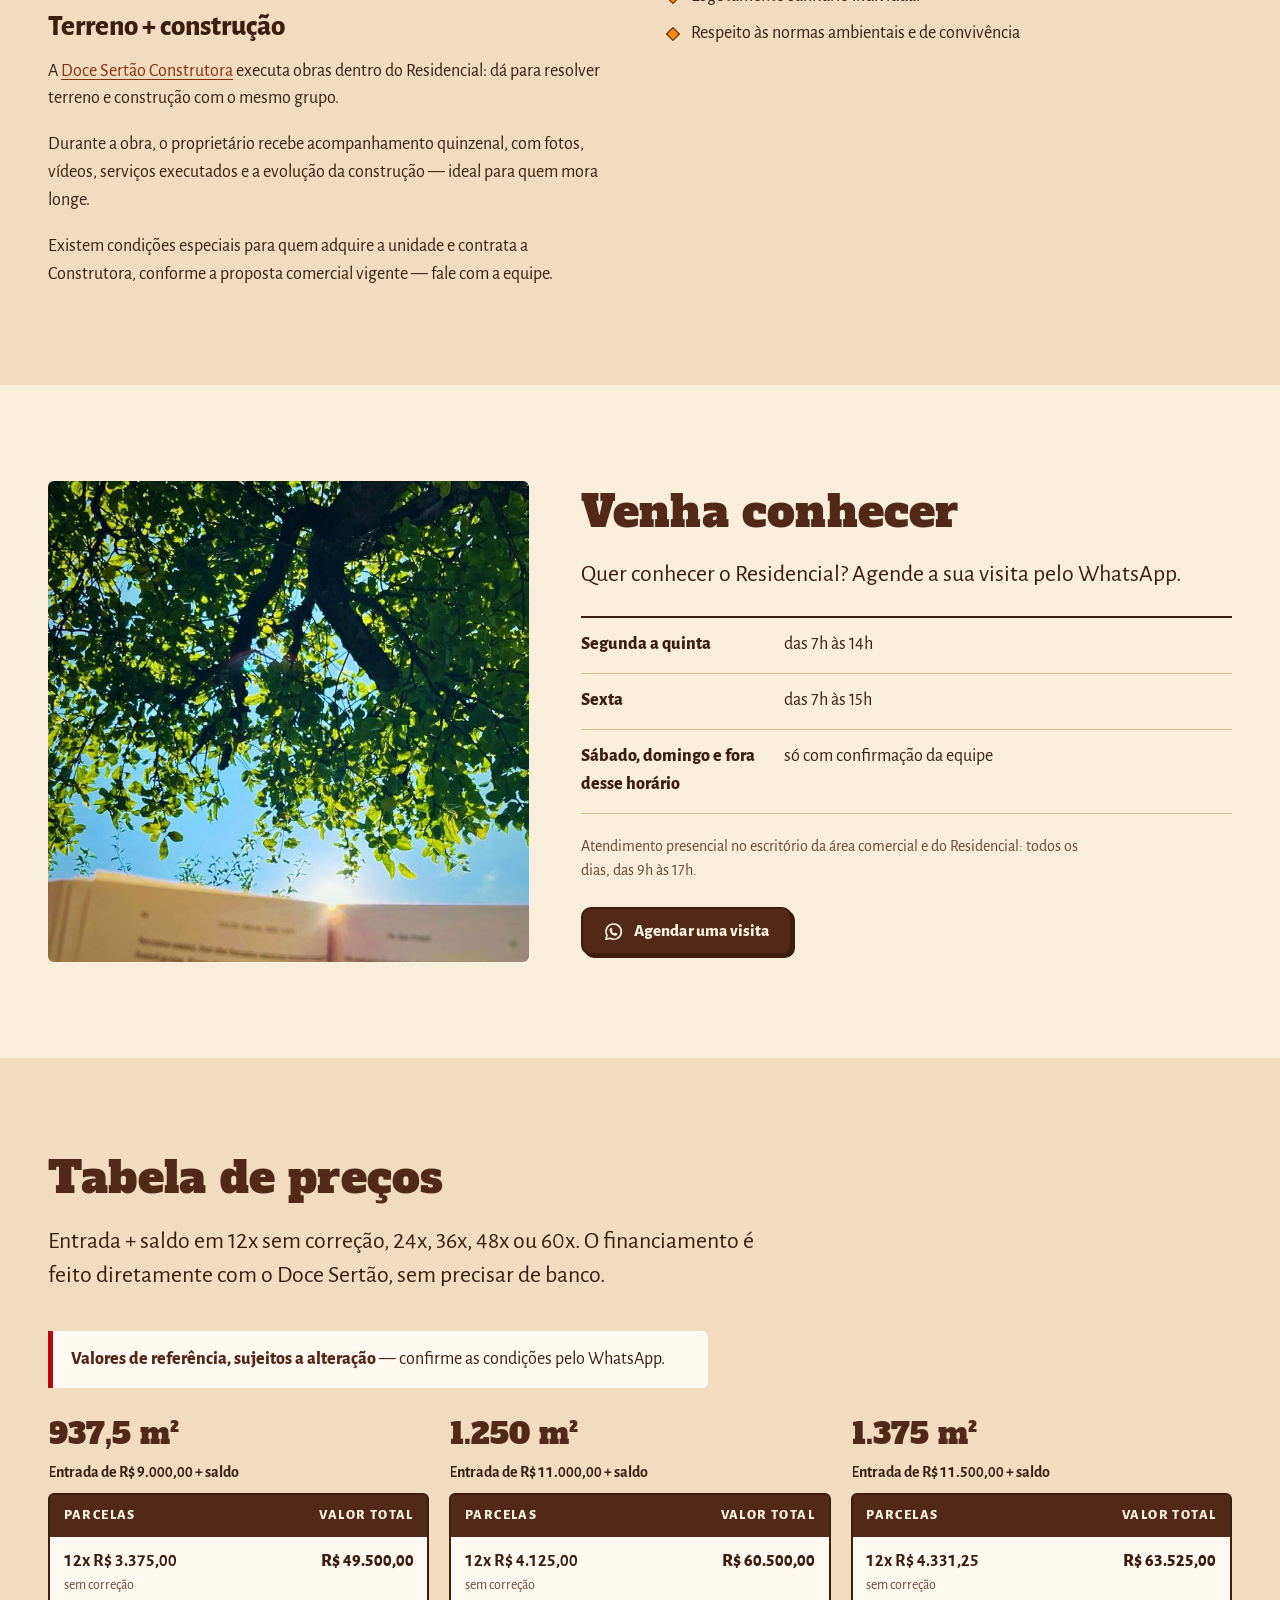
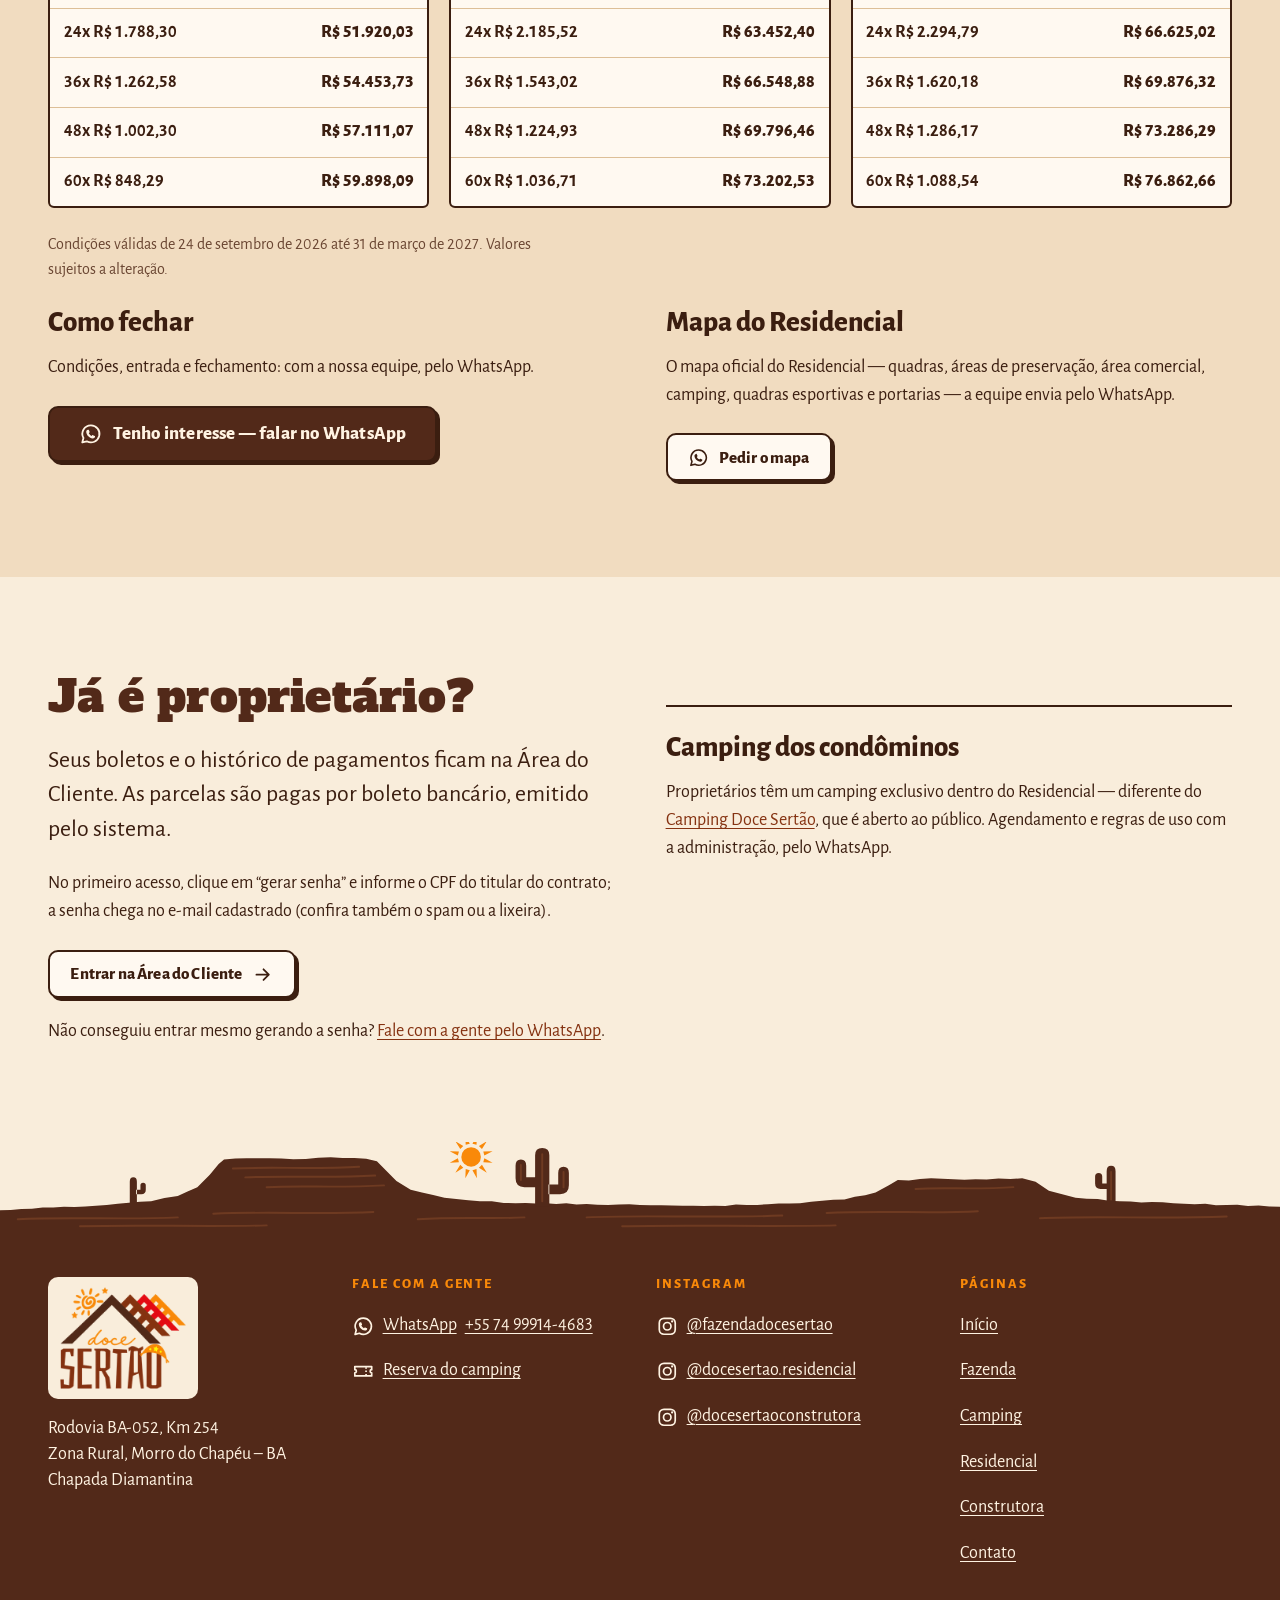
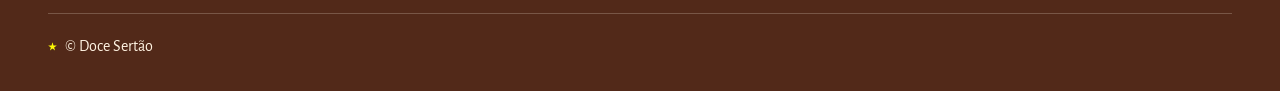
<file: residencial.html>
<!doctype html>
<html lang="pt-BR">
<head>
<meta charset="utf-8">
<meta name="viewport" content="width=device-width, initial-scale=1">
<meta name="robots" content="noindex, nofollow">
<title>Residencial · Doce Sertão</title>
<meta name="description" content="Condomínio rural em Morro do Chapéu (BA), com cerca de 64% de área preservada e o Rio Ferro Doido. Unidades de 937,5 m², 1.250 m² e 1.375 m².">
<meta name="theme-color" content="#F9EDDB">
<meta name="color-scheme" content="light">
<link rel="icon" href="assets/logo/favicon-32.png" sizes="32x32" type="image/png">
<link rel="icon" href="assets/logo/doce-sertao-192.png" sizes="192x192" type="image/png">
<link rel="apple-touch-icon" href="assets/logo/apple-touch-icon.png">
<meta property="og:type" content="website">
<meta property="og:locale" content="pt_BR">
<meta property="og:site_name" content="Doce Sertão">
<meta property="og:title" content="Residencial · Doce Sertão">
<meta property="og:description" content="Condomínio rural em Morro do Chapéu (BA), com cerca de 64% de área preservada e o Rio Ferro Doido. Unidades de 937,5 m², 1.250 m² e 1.375 m².">
<meta property="og:image" content="assets/logo/og-doce-sertao.png">
<meta property="og:image:width" content="1200">
<meta property="og:image:height" content="630">
<meta property="og:image:alt" content="Logo do Doce Sertão">
<meta name="twitter:card" content="summary_large_image">
<link rel="preconnect" href="https://fonts.googleapis.com">
<link rel="preconnect" href="https://fonts.gstatic.com" crossorigin>
<link rel="stylesheet" href="https://fonts.googleapis.com/css2?family=Alegreya+Sans:ital,wght@0,400;0,500;0,700;0,800;1,400&amp;family=Alfa+Slab+One&amp;display=swap">
<link rel="stylesheet" href="assets/css/estilo.css">
<script>document.documentElement.classList.add('js');</script>
<script src="assets/js/site.js" defer></script>
</head>
<body>
<svg width="0" height="0" style="position:absolute" aria-hidden="true" focusable="false">
  <symbol id="i-conversa" viewBox="0 0 24 24"><path fill="none" stroke="currentColor" stroke-width="1.8" stroke-linejoin="round" d="M12 3.4a8.6 8.6 0 0 0-7.5 12.8L3.3 20.7l4.6-1.2A8.6 8.6 0 1 0 12 3.4z"/><path fill="currentColor" d="M9.1 7.8c.3-.1.6 0 .8.3l.8 1.8c.1.3 0 .6-.2.8l-.6.6c.6 1.2 1.6 2.2 2.8 2.8l.6-.6c.2-.2.5-.3.8-.2l1.8.8c.3.1.4.5.3.8-.3 1.1-1.3 1.8-2.4 1.7-3.4-.4-6.1-3.1-6.5-6.5-.1-1.1.6-2.1 1.8-2.3z"/></symbol>
  <symbol id="i-insta" viewBox="0 0 24 24"><rect x="3.5" y="3.5" width="17" height="17" rx="5" fill="none" stroke="currentColor" stroke-width="1.8"/><circle cx="12" cy="12" r="4" fill="none" stroke="currentColor" stroke-width="1.8"/><circle cx="17.2" cy="6.8" r="1.2" fill="currentColor"/></symbol>
  <symbol id="i-doc" viewBox="0 0 24 24"><path fill="none" stroke="currentColor" stroke-width="1.8" stroke-linejoin="round" d="M6 2.8h8.2l3.8 3.8v14.6H6z"/><path fill="none" stroke="currentColor" stroke-width="1.8" d="M14 2.8v4h4M9 12.2h6M9 15.8h6"/></symbol>
  <symbol id="i-seta" viewBox="0 0 24 24"><path fill="none" stroke="currentColor" stroke-width="2" stroke-linecap="round" stroke-linejoin="round" d="M5 12h13M13 6l6 6-6 6"/></symbol>
  <symbol id="i-ingresso" viewBox="0 0 24 24"><path fill="none" stroke="currentColor" stroke-width="1.8" stroke-linejoin="round" d="M3 7h18v3.3a1.7 1.7 0 0 0 0 3.4V17H3v-3.3a1.7 1.7 0 0 0 0-3.4z"/><path fill="none" stroke="currentColor" stroke-width="1.8" stroke-dasharray="1.5 2" d="M15 7.8v8.4"/></symbol>
  <symbol id="i-local" viewBox="0 0 24 24"><path fill="none" stroke="currentColor" stroke-width="1.8" stroke-linejoin="round" d="M12 21.2s-6.6-6.1-6.6-11.2a6.6 6.6 0 0 1 13.2 0c0 5.1-6.6 11.2-6.6 11.2z"/><circle cx="12" cy="10" r="2.4" fill="none" stroke="currentColor" stroke-width="1.8"/></symbol>
  <symbol id="i-hora" viewBox="0 0 24 24"><circle cx="12" cy="12" r="8.6" fill="none" stroke="currentColor" stroke-width="1.8"/><path fill="none" stroke="currentColor" stroke-width="1.8" stroke-linecap="round" d="M12 7.4V12l3.1 2"/></symbol>
  <symbol id="i-xicara" viewBox="0 0 24 24"><path fill="none" stroke="currentColor" stroke-width="1.8" stroke-linejoin="round" d="M4 9h12v4.5a5 5 0 0 1-5 5H9a5 5 0 0 1-5-5zM16 10.5h1.5a2.5 2.5 0 0 1 0 5H16M3 21h14"/><path fill="none" stroke="currentColor" stroke-width="1.6" stroke-linecap="round" d="M8 3.5c-.8 1 .8 2 0 3M12 3.5c-.8 1 .8 2 0 3"/></symbol>
  <symbol id="i-barraca" viewBox="0 0 24 24"><path fill="none" stroke="currentColor" stroke-width="1.8" stroke-linejoin="round" d="M2.5 19.5h19M4.6 19.5 12 5.5l7.4 14M12 5.5V3.2M9.2 19.5 12 13l2.8 6.5"/></symbol>
</svg>
<a class="pular" href="#conteudo">Pular para o conteúdo</a>
<header class="topo">
  <div class="envelope topo__barra">
    <a class="topo__marca" href="index.html"><img src="assets/logo/doce-sertao-w160.png" srcset="assets/logo/doce-sertao-w160.png 1x, assets/logo/doce-sertao-w320.png 2x" width="160" height="130" alt="Doce Sertão, página inicial"></a>
    <button class="topo__menu" type="button" aria-expanded="false" aria-controls="menu-principal"><span class="topo__menu-icone" aria-hidden="true"></span>Menu</button>
    <nav class="topo__nav" id="menu-principal" aria-label="Principal">
      <ul>
        <li><a href="index.html">Início</a></li>
        <li><a href="fazenda.html">Fazenda</a></li>
        <li><a href="camping.html">Camping</a></li>
        <li><a href="residencial.html" aria-current="page">Residencial</a></li>
        <li><a href="construtora.html">Construtora</a></li>
        <li><a href="contato.html">Contato</a></li>
      </ul>
    </nav>
    <a class="btn btn--whats topo__whats" href="https://wa.me/5574999144683?text=Ol%C3%A1%21%20Vim%20pelo%20site%20e%20queria%20saber%20sobre%20o%20Doce%20Sert%C3%A3o%20Residencial." target="_blank" rel="noopener"><svg class="ico" aria-hidden="true" focusable="false"><use href="#i-conversa"/></svg>WhatsApp<span class="visualmente-oculto"> (abre em nova aba)</span></a>
  </div>
</header>

<main id="conteudo">

  <section class="abertura abertura--capa" aria-labelledby="titulo">
    <figure class="capa"><img src="assets/fotos/portaria-doce-sertao-800.jpg" srcset="assets/fotos/portaria-doce-sertao-800.jpg 800w, assets/fotos/portaria-doce-sertao-1600.jpg 1600w" sizes="100vw" width="1600" height="900" alt="Entrada de terra batida entre dois muros de tijolo aparente, um deles com o logo Doce Sertão, cercada de árvores" fetchpriority="high" decoding="async"></figure>
    <div class="envelope abertura__grade">
      <div>
        <p class="sobretitulo">Condomínio rural · Morro do Chapéu (BA)</p>
        <h1 id="titulo">Doce Sertão Residencial</h1>
        <p class="lead">Um condomínio rural na Chapada Diamantina: adquirir a sua unidade, construir e viver perto da natureza.</p>
        <p>Na BA-052, Km 254, a cerca de 15 km do centro de Morro do Chapéu, sentido Salvador, e a cerca de 3 km da Cachoeira do Ferro Doido.</p>
        <ul class="etiquetas" aria-label="Metragens das unidades">
          <li>937,5 m²</li>
          <li>1.250 m²</li>
          <li>1.375 m²</li>
        </ul>
        <div class="botoes">
          <a class="btn btn--reservar" href="#precos">Ver a tabela de preços</a>
          <a class="btn btn--whats" href="https://wa.me/5574999144683?text=Ol%C3%A1%21%20Vim%20pelo%20site%20e%20tenho%20interesse%20nas%20unidades%20do%20Doce%20Sert%C3%A3o%20Residencial." target="_blank" rel="noopener"><svg class="ico" aria-hidden="true" focusable="false"><use href="#i-conversa"/></svg>Tenho interesse<span class="visualmente-oculto"> (abre em nova aba)</span></a>
        </div>
      </div>
    </div>
  </section>

  <nav class="sumario" aria-label="Nesta página">
    <ul class="envelope">
      <li class="sumario__rotulo" aria-hidden="true">Nesta página</li>
      <li><a href="#vista">Veja de cima</a></li>
      <li><a href="#natureza">Natureza</a></li>
      <li><a href="#ja-existe">O que já existe</a></li>
      <li><a href="#infraestrutura">Infraestrutura</a></li>
      <li><a href="#construir">Construir</a></li>
      <li><a href="#visitacao">Visitação</a></li>
      <li><a href="#precos">Tabela de preços</a></li>
      <li><a href="#proprietarios">Proprietários</a></li>
    </ul>
  </nav>

  <section class="secao" id="vista" aria-labelledby="vista-titulo">
    <div class="envelope">
      <h2 id="vista-titulo">Veja de cima</h2>
      <p class="lead">A região do Residencial e da Fazenda em imagem de satélite. Arraste para passear e aproxime para ver o verde e o rio.</p>
      <iframe class="mapa" title="Imagem de satélite da região do Doce Sertão Residencial" src="https://maps.google.com/maps?q=-11.612583,-41.0319777&amp;z=15&amp;t=k&amp;hl=pt-BR&amp;output=embed" loading="lazy" referrerpolicy="no-referrer" allowfullscreen></iframe>
      <p class="pequeno nota-final"><a href="https://www.google.com/maps/search/?api=1&query=-11.612583,-41.0319777" target="_blank" rel="noopener">Abrir no Google Maps<span class="visualmente-oculto"> (abre em nova aba)</span></a></p>
    </div>
  </section>

  <section class="secao" id="natureza" aria-labelledby="natureza-titulo">
    <div class="envelope duo duo--texto">
      <div>
        <h2 id="natureza-titulo">Natureza preservada</h2>
        <p class="lead">São cerca de 156 hectares, com aproximadamente 64% de área preservada — perto de 100 hectares, cerca de 1 milhão de m² de área verde.</p>
        <p>O Rio Ferro Doido, perene, com água o ano todo e nascente dentro da propriedade, margeia o empreendimento: são cerca de 1,5 km de rio dentro da área, com faixa de preservação de no mínimo 50 metros.</p>
        <p>Os condôminos têm acesso ao rio, com dois decks: banho, contemplação, pesca amadora, caiaque e stand up, sempre respeitando as regras administrativas e ambientais.</p>
        <p>Na beira do rio fica a Árvore Mãe, símbolo afetivo do Residencial. Chega-se a ela por uma pequena caminhada no meio da vegetação, e existe a tradição de abraçá-la e fazer um pedido.</p>
        <p>As ruas levam nomes de aves catalogadas na região, com placas que mostram o nome e a imagem da ave.</p>
      </div>
      <div class="par-fotos">
        <figure class="foto foto--retrato"><img src="assets/fotos/banho-de-rio-800.jpg" srcset="assets/fotos/banho-de-rio-800.jpg 800w, assets/fotos/banho-de-rio-1600.jpg 1440w" sizes="(min-width: 75em) 280px, (min-width: 52em) 22vw, 55vw" width="1440" height="1420" alt="Pessoa de costas se banhando em um rio de águas escuras cercado de vegetação" loading="lazy" decoding="async"></figure>
        <figure class="foto foto--quadrada"><img src="assets/fotos/boia-salva-vidas-800.jpg" srcset="assets/fotos/boia-salva-vidas-800.jpg 800w, assets/fotos/boia-salva-vidas-1600.jpg 1166w" sizes="(min-width: 75em) 220px, (min-width: 52em) 18vw, 45vw" width="1166" height="1150" alt="Deck de troncos à beira do rio, com boia salva-vidas laranja e placa de uso em emergência" loading="lazy" decoding="async"></figure>
      </div>
    </div>
  </section>

  <section class="secao secao--areia" id="ja-existe" aria-labelledby="existe-titulo">
    <div class="envelope">
      <div class="duo duo--foto">
        <figure class="foto foto--quadrada"><img src="assets/fotos/quadra-de-areia-800.jpg" srcset="assets/fotos/quadra-de-areia-800.jpg 800w, assets/fotos/quadra-de-areia-1600.jpg 1440w" sizes="(min-width: 75em) 500px, (min-width: 52em) 42vw, 100vw" width="1440" height="920" alt="Quadra de areia com rede de faixa amarela, cercada por alambrado, sob céu azul" loading="lazy" decoding="async"></figure>
        <div>
          <h2 id="existe-titulo">O que já existe</h2>
          <p class="lead">O Residencial já tem moradores e casas em construção — não é só projeto, está entrando em fase de ocupação. A Doce Sertão Construtora está à frente de algumas dessas obras.</p>
          <ul class="lista-losango lista-losango--colunas">
            <li>Campo de futebol de areia e quadra de beach tennis, de uso dos condôminos</li>
            <li>Churrasqueiras</li>
            <li>Camping exclusivo dos condôminos</li>
            <li>Dois decks na margem do Rio Ferro Doido e acesso ao rio</li>
            <li>Portaria com câmeras e controle de acesso</li>
            <li>Vias internas com nomes de aves</li>
          </ul>
          <div class="aviso">
            <p><span class="etiqueta-breve">Previsto</span> Na planta, e ainda não prontos: parquinhos, horta comunitária, espaços para cultivo de flores e outras áreas de convivência.</p>
          </div>
        </div>
      </div>
    </div>
  </section>

  <section class="secao" id="infraestrutura" aria-labelledby="infra-titulo">
    <div class="envelope duo duo--texto duo--topo">
      <div>
        <h2 id="infra-titulo">Infraestrutura da unidade</h2>
        <dl class="ficha">
          <div><dt>Água</dt><dd>Abastecimento previsto por poço devidamente licenciado. A situação atual da implantação, a equipe confirma pelo WhatsApp.</dd></div>
          <div><dt>Energia</dt><dd>Cada condômino instala o seu próprio sistema de energia solar.</dd></div>
          <div><dt>Esgoto</dt><dd>Cada unidade tem o seu próprio sistema, com fossa séptica, conforme as regras técnicas e o Regulamento de Construção.</dd></div>
          <div><dt>Internet</dt><dd>Hoje cada condômino contrata a sua.</dd></div>
        </dl>
        <div class="bloco-separado">
          <h3>Acesso e segurança</h3>
          <p>A entrada é pela portaria, junto à Fazenda, com câmeras e controle de acesso: só entram condôminos e pessoas autorizadas.</p>
          <p>A Fazenda Doce Sertão, em frente, está em funcionamento: cafeteria, caldo de cana e camping.</p>
        </div>
      </div>
      <figure class="foto foto--retrato"><img src="assets/fotos/casa-varanda-800.jpg" srcset="assets/fotos/casa-varanda-800.jpg 800w, assets/fotos/casa-varanda-1600.jpg 1440w" sizes="(min-width: 75em) 480px, (min-width: 52em) 40vw, 100vw" width="1440" height="1300" alt="Casa térrea branca com telhado de telhas, janelas de madeira e varanda com cadeiras e plantas" loading="lazy" decoding="async"></figure>
    </div>
  </section>

  <section class="secao secao--areia" id="construir" aria-labelledby="construir-titulo">
    <div class="envelope duo duo--topo">
      <div>
        <h2 id="construir-titulo">Construir na sua unidade</h2>
        <p class="lead">Quem compra já pode iniciar o processo para construir — não precisa esperar toda a infraestrutura ficar pronta.</p>
        <p>A obra segue o Regulamento de Construção, com autorização e orientação da administração.</p>
        <div class="bloco-separado">
          <h3>Terreno + construção</h3>
          <p>A <a href="construtora.html">Doce Sertão Construtora</a> executa obras dentro do Residencial: dá para resolver terreno e construção com o mesmo grupo.</p>
          <p>Durante a obra, o proprietário recebe acompanhamento quinzenal, com fotos, vídeos, serviços executados e a evolução da construção — ideal para quem mora longe.</p>
          <p>Existem condições especiais para quem adquire a unidade e contrata a Construtora, conforme a proposta comercial vigente — fale com a equipe.</p>
        </div>
      </div>
      <div>
        <h3>Regras de construção atuais</h3>
        <ul class="lista-losango">
          <li>No máximo dois pavimentos</li>
          <li>Altura máxima de 10 metros</li>
          <li>Afastamento frontal mínimo de 5 metros</li>
          <li>Afastamento mínimo de 1 metro nos fundos e de 1 metro nas laterais</li>
          <li>Recomendação de manter pelo menos 10% da unidade como área verde, arborizada ou jardinada</li>
          <li>Queimadas permanentemente proibidas</li>
          <li>Esgotamento sanitário individual</li>
          <li>Respeito às normas ambientais e de convivência</li>
        </ul>
      </div>
    </div>
  </section>

  <section class="secao" id="visitacao" aria-labelledby="visita-titulo">
    <div class="envelope duo duo--foto">
      <figure class="foto foto--quadrada"><img src="assets/fotos/leitura-na-sombra-800.jpg" srcset="assets/fotos/leitura-na-sombra-800.jpg 800w, assets/fotos/leitura-na-sombra-1600.jpg 1440w" sizes="(min-width: 75em) 500px, (min-width: 52em) 42vw, 100vw" width="1440" height="1420" alt="Livro aberto sob a copa de uma árvore, com o sol passando entre as folhas" loading="lazy" decoding="async"></figure>
      <div>
        <h2 id="visita-titulo">Venha conhecer</h2>
        <p class="lead">Quer conhecer o Residencial? Agende a sua visita pelo WhatsApp.</p>
        <dl class="ficha">
          <div><dt>Segunda a quinta</dt><dd>das 7h às 14h</dd></div>
          <div><dt>Sexta</dt><dd>das 7h às 15h</dd></div>
          <div><dt>Sábado, domingo e fora desse horário</dt><dd>só com confirmação da equipe</dd></div>
        </dl>
        <p class="apos-ficha pequeno">Atendimento presencial no escritório da área comercial e do Residencial: todos os dias, das 9h às 17h.</p>
        <div class="botoes">
          <a class="btn btn--whats" href="https://wa.me/5574999144683?text=Ol%C3%A1%21%20Vim%20pelo%20site%20e%20gostaria%20de%20agendar%20uma%20visita%20ao%20Doce%20Sert%C3%A3o%20Residencial." target="_blank" rel="noopener"><svg class="ico" aria-hidden="true" focusable="false"><use href="#i-conversa"/></svg>Agendar uma visita<span class="visualmente-oculto"> (abre em nova aba)</span></a>
        </div>
      </div>
    </div>
  </section>

  <section class="secao secao--areia" id="precos" aria-labelledby="precos-titulo">
    <div class="envelope">
      <div class="cabeca-secao">
        <h2 id="precos-titulo">Tabela de preços</h2>
        <p class="lead">Entrada + saldo em 12x sem correção, 24x, 36x, 48x ou 60x. O financiamento é feito diretamente com o Doce Sertão, sem precisar de banco.</p>
      </div>
      <div class="aviso aviso--forte">
        <p><strong>Valores de referência, sujeitos a alteração</strong> — confirme as condições pelo WhatsApp.</p>
      </div>
      <div class="tabelas-residencial">
        <div class="tabela-caixa"><table class="tabela tabela-metragem">
          <caption>937,5 m²<span>Entrada de R$ 9.000,00 + saldo</span></caption>
          <thead><tr><th scope="col">Parcelas</th><th scope="col" class="valor">Valor total</th></tr></thead>
          <tbody>
            <tr><th scope="row">12x R$ 3.375,00<small>sem correção</small></th><td class="valor">R$ 49.500,00</td></tr>
            <tr><th scope="row">24x R$ 1.788,30</th><td class="valor">R$ 51.920,03</td></tr>
            <tr><th scope="row">36x R$ 1.262,58</th><td class="valor">R$ 54.453,73</td></tr>
            <tr><th scope="row">48x R$ 1.002,30</th><td class="valor">R$ 57.111,07</td></tr>
            <tr><th scope="row">60x R$ 848,29</th><td class="valor">R$ 59.898,09</td></tr>
          </tbody>
        </table></div>
        <div class="tabela-caixa"><table class="tabela tabela-metragem">
          <caption>1.250 m²<span>Entrada de R$ 11.000,00 + saldo</span></caption>
          <thead><tr><th scope="col">Parcelas</th><th scope="col" class="valor">Valor total</th></tr></thead>
          <tbody>
            <tr><th scope="row">12x R$ 4.125,00<small>sem correção</small></th><td class="valor">R$ 60.500,00</td></tr>
            <tr><th scope="row">24x R$ 2.185,52</th><td class="valor">R$ 63.452,40</td></tr>
            <tr><th scope="row">36x R$ 1.543,02</th><td class="valor">R$ 66.548,88</td></tr>
            <tr><th scope="row">48x R$ 1.224,93</th><td class="valor">R$ 69.796,46</td></tr>
            <tr><th scope="row">60x R$ 1.036,71</th><td class="valor">R$ 73.202,53</td></tr>
          </tbody>
        </table></div>
        <div class="tabela-caixa"><table class="tabela tabela-metragem">
          <caption>1.375 m²<span>Entrada de R$ 11.500,00 + saldo</span></caption>
          <thead><tr><th scope="col">Parcelas</th><th scope="col" class="valor">Valor total</th></tr></thead>
          <tbody>
            <tr><th scope="row">12x R$ 4.331,25<small>sem correção</small></th><td class="valor">R$ 63.525,00</td></tr>
            <tr><th scope="row">24x R$ 2.294,79</th><td class="valor">R$ 66.625,02</td></tr>
            <tr><th scope="row">36x R$ 1.620,18</th><td class="valor">R$ 69.876,32</td></tr>
            <tr><th scope="row">48x R$ 1.286,17</th><td class="valor">R$ 73.286,29</td></tr>
            <tr><th scope="row">60x R$ 1.088,54</th><td class="valor">R$ 76.862,66</td></tr>
          </tbody>
        </table></div>
      </div>
      <p class="pequeno nota-final">Condições válidas de 24 de setembro de 2026 até 31 de março de 2027. Valores sujeitos a alteração.</p>
      <div class="duo duo--topo nota-final">
        <div>
          <h3>Como fechar</h3>
          <p>Condições, entrada e fechamento: com a nossa equipe, pelo WhatsApp.</p>
          <div class="botoes">
            <a class="btn btn--whats btn--grande" href="https://wa.me/5574999144683?text=Ol%C3%A1%21%20Vim%20pelo%20site%20e%20tenho%20interesse%20nas%20unidades%20do%20Doce%20Sert%C3%A3o%20Residencial." target="_blank" rel="noopener"><svg class="ico" aria-hidden="true" focusable="false"><use href="#i-conversa"/></svg>Tenho interesse — falar no WhatsApp<span class="visualmente-oculto"> (abre em nova aba)</span></a>
          </div>
        </div>
        <div>
          <h3>Mapa do Residencial</h3>
          <p>O mapa oficial do Residencial — quadras, áreas de preservação, área comercial, camping, quadras esportivas e portarias — a equipe envia pelo WhatsApp.</p>
          <div class="botoes"><a class="btn" href="https://wa.me/5574999144683?text=Ol%C3%A1%21%20Vim%20pelo%20site%20e%20queria%20o%20mapa%20do%20Doce%20Sert%C3%A3o%20Residencial." target="_blank" rel="noopener"><svg class="ico" aria-hidden="true" focusable="false"><use href="#i-conversa"/></svg>Pedir o mapa<span class="visualmente-oculto"> (abre em nova aba)</span></a></div>
        </div>
      </div>
    </div>
  </section>

  <section class="secao" id="proprietarios" aria-labelledby="donos-titulo">
    <div class="envelope duo duo--topo">
      <div>
        <h2 id="donos-titulo">Já é proprietário?</h2>
        <p class="lead">Seus boletos e o histórico de pagamentos ficam na Área do Cliente. As parcelas são pagas por boleto bancário, emitido pelo sistema.</p>
        <p>No primeiro acesso, clique em “gerar senha” e informe o CPF do titular do contrato; a senha chega no e-mail cadastrado (confira também o spam ou a lixeira).</p>
        <div class="botoes">
          <a class="btn" href="https://docesertao.glotes.com.br/areadocliente" target="_blank" rel="noopener">Entrar na Área do Cliente<svg class="ico" aria-hidden="true" focusable="false"><use href="#i-seta"/></svg><span class="visualmente-oculto"> (abre em nova aba)</span></a>
        </div>
        <p class="apos-ficha">Não conseguiu entrar mesmo gerando a senha? <a href="https://wa.me/5574999144683?text=Ol%C3%A1%21%20Sou%20propriet%C3%A1rio%20no%20Doce%20Sert%C3%A3o%20Residencial%20e%20preciso%20de%20uma%20ajuda." target="_blank" rel="noopener">Fale com a gente pelo WhatsApp<span class="visualmente-oculto"> (abre em nova aba)</span></a>.</p>
      </div>
      <div class="bloco-separado">
        <h3>Camping dos condôminos</h3>
        <p>Proprietários têm um camping exclusivo dentro do Residencial — diferente do <a href="camping.html">Camping Doce Sertão</a>, que é aberto ao público. Agendamento e regras de uso com a administração, pelo WhatsApp.</p>
      </div>
    </div>
  </section>

</main>

<footer class="rodape">
  <svg class="xilo xilo--rodape" viewBox="0 0 1440 120" preserveAspectRatio="xMidYMax slice" aria-hidden="true" focusable="false"><g class="xilo__sol"><circle cx="530" cy="36" r="11"/><path d="M544.9,37.5 L554.1,42.5 L543.7,42.1 Z M542.2,44.8 L547.7,53.7 L538.8,48.2 Z M536.1,49.7 L536.5,60.1 L531.5,50.9 Z M528.5,50.9 L523.5,60.1 L523.9,49.7 Z M521.2,48.2 L512.3,53.7 L517.8,44.8 Z M516.3,42.1 L505.9,42.5 L515.1,37.5 Z M515.1,34.5 L505.9,29.5 L516.3,29.9 Z M517.8,27.2 L512.3,18.3 L521.2,23.8 Z M523.9,22.3 L523.5,11.9 L528.5,21.1 Z M531.5,21.1 L536.5,11.9 L536.1,22.3 Z M538.8,23.8 L547.7,18.3 L542.2,27.2 Z M543.7,29.9 L554.1,29.5 L544.9,34.5 Z"/></g><path fill="currentColor" d="M0,121 L0.0,96.0 L12.0,95.7 L24.0,94.6 L36.0,94.2 L48.0,92.8 L60.0,93.0 L72.0,92.1 L84.0,92.2 L96.0,91.9 L108.0,91.0 L120.0,90.0 L132.5,88.8 L145.0,87.5 L157.5,86.4 L170.0,86.0 L185.0,82.3 L200.0,80.0 L211.0,74.8 L222.0,70.0 L236.0,56.0 L246.0,44.0 L252.0,39.0 L264.7,37.8 L277.3,37.4 L290.0,37.5 L303.3,37.4 L316.7,37.9 L330.0,38.5 L344.0,38.2 L358.0,36.9 L372.0,36.5 L385.3,37.1 L398.7,37.2 L412.0,38.0 L424.0,41.0 L434.0,51.0 L446.0,63.0 L462.0,73.0 L474.7,76.0 L487.3,78.7 L500.0,82.0 L513.3,83.2 L526.7,84.8 L540.0,86.0 L553.3,85.9 L566.7,87.7 L580.0,88.0 L591.4,87.7 L602.9,88.3 L614.3,88.1 L625.7,89.0 L637.1,88.2 L648.6,89.5 L660.0,89.0 L672.0,89.8 L684.0,90.0 L696.0,89.6 L708.0,89.2 L720.0,90.0 L732.0,90.4 L744.0,90.4 L756.0,90.6 L768.0,90.8 L780.0,91.0 L792.0,91.2 L804.0,90.8 L816.0,91.1 L828.0,89.5 L840.0,90.0 L852.0,90.0 L864.0,89.2 L876.0,88.4 L888.0,88.5 L900.0,88.0 L912.5,86.4 L925.0,85.3 L937.5,84.3 L950.0,84.0 L961.7,80.9 L973.3,79.1 L985.0,76.0 L1000.0,68.0 L1010.0,62.0 L1022.5,62.4 L1035.0,60.7 L1047.5,60.1 L1060.0,60.5 L1072.5,61.2 L1085.0,61.6 L1097.5,61.2 L1110.0,61.5 L1123.3,60.2 L1136.7,60.9 L1150.0,60.0 L1165.0,64.0 L1180.0,74.0 L1195.0,78.0 L1210.0,82.0 L1222.5,83.0 L1235.0,83.2 L1247.5,85.4 L1260.0,86.0 L1272.0,86.1 L1284.0,87.3 L1296.0,86.8 L1308.0,87.0 L1320.0,88.0 L1332.0,88.7 L1344.0,89.3 L1356.0,88.6 L1368.0,90.3 L1380.0,90.0 L1392.0,89.7 L1404.0,91.1 L1416.0,90.7 L1428.0,91.8 L1440.0,92.0 L1440,121 Z"/><path fill="currentColor" d="M602,92 L602,34 Q602,26 610,26 Q618,26 618,34 L618,92 Z M603,70 L590,70 Q580,70 580,60 L580,46 Q580,39 586,39 Q592,39 592,46 L592,59 L603,59 Z M617,78 L630,78 Q640,78 640,68 L640,54 Q640,47 634,47 Q628,47 628,54 L628,67 L617,67 Z M1245,88 L1245,52 Q1245,46 1250,46 Q1255,46 1255,52 L1255,88 Z M1246,72 L1238,72 Q1232,72 1232,66 L1232,58 Q1232,54 1236,54 Q1240,54 1240,58 L1240,66 L1246,66 Z M146,90 L146,64 Q146,59 150,59 Q154,59 154,64 L154,90 Z M153,78 L159,78 Q164,78 164,73 L164,68 Q164,65 161,65 Q158,65 158,68 L158,73 L153,73 Z"/><path class="xilo__sulcos" d="M262,49 C300,47 360,50 404,47 M276,59 C320,57 372,60 422,57 M300,70 C340,68 380,71 432,68 M20,106 C80,103 140,107 200,104 M240,100 C300,97 360,101 420,98 M470,106 C520,103 556,106 590,104 M660,104 C720,101 800,105 880,102 M930,99 C990,96 1050,100 1100,97 M1030,72 C1060,70 1100,73 1140,70 M1170,105 C1230,102 1300,106 1380,103 M90,114 C160,112 230,115 300,113 M700,114 C780,112 860,115 940,113 M610,33 L610,86 M586,45 L586,62 M634,53 L634,70 M1250,53 L1250,84"/></svg>
  <div class="rodape__corpo">
    <div class="envelope rodape__grade">
      <div class="rodape__marca">
        <img src="assets/logo/doce-sertao-w320.png" width="320" height="260" alt="Doce Sertão" loading="lazy" decoding="async">
        <address>Rodovia BA-052, Km 254<br>Zona Rural, Morro do Chapéu&nbsp;–&nbsp;BA<br>Chapada Diamantina</address>
      </div>
      <div>
        <h2 class="rodape__titulo">Fale com a gente</h2>
        <ul>
          <li><a href="https://wa.me/5574999144683?text=Ol%C3%A1%21%20Vim%20pelo%20site%20e%20queria%20saber%20sobre%20o%20Doce%20Sert%C3%A3o%20Residencial." target="_blank" rel="noopener"><svg class="ico" aria-hidden="true" focusable="false"><use href="#i-conversa"/></svg>WhatsApp <span class="nowrap">+55 74 99914-4683</span><span class="visualmente-oculto"> (abre em nova aba)</span></a></li>
          <li><a href="https://www.visitemorrodochapeu.com.br/pt/tickets/3938" target="_blank" rel="noopener"><svg class="ico" aria-hidden="true" focusable="false"><use href="#i-ingresso"/></svg>Reserva do camping<span class="visualmente-oculto"> (site de reservas, abre em nova aba)</span></a></li>
        </ul>
      </div>
      <div>
        <h2 class="rodape__titulo">Instagram</h2>
        <ul>
          <li><a href="https://www.instagram.com/fazendadocesertao" target="_blank" rel="noopener"><svg class="ico" aria-hidden="true" focusable="false"><use href="#i-insta"/></svg>@fazendadocesertao<span class="visualmente-oculto"> — Fazenda Doce Sertão (abre em nova aba)</span></a></li>
          <li><a href="https://www.instagram.com/docesertao.residencial" target="_blank" rel="noopener"><svg class="ico" aria-hidden="true" focusable="false"><use href="#i-insta"/></svg>@docesertao.residencial<span class="visualmente-oculto"> — Doce Sertão Residencial (abre em nova aba)</span></a></li>
          <li><a href="https://www.instagram.com/docesertaoconstrutora" target="_blank" rel="noopener"><svg class="ico" aria-hidden="true" focusable="false"><use href="#i-insta"/></svg>@docesertaoconstrutora<span class="visualmente-oculto"> — Doce Sertão Construtora (abre em nova aba)</span></a></li>
        </ul>
      </div>
      <nav aria-label="Rodapé">
        <h2 class="rodape__titulo">Páginas</h2>
        <ul>
          <li><a href="index.html">Início</a></li>
          <li><a href="fazenda.html">Fazenda</a></li>
          <li><a href="camping.html">Camping</a></li>
          <li><a href="residencial.html">Residencial</a></li>
          <li><a href="construtora.html">Construtora</a></li>
          <li><a href="contato.html">Contato</a></li>
        </ul>
      </nav>
    </div>
    <div class="envelope rodape__fim"><p>© Doce Sertão</p></div>
  </div>
</footer>
<a class="whats-fixo" href="https://wa.me/5574999144683?text=Ol%C3%A1%21%20Vim%20pelo%20site%20e%20queria%20saber%20sobre%20o%20Doce%20Sert%C3%A3o%20Residencial." target="_blank" rel="noopener"><svg class="ico" aria-hidden="true" focusable="false"><use href="#i-conversa"/></svg>WhatsApp<span class="visualmente-oculto"> (abre em nova aba)</span></a>
</body>
</html>
</file>
<file: assets/css/estilo.css>
/* Doce Sertão — folha de estilo única do site.
   Cores da casa amostradas do master.png da logo (PIL, pixels opacos mais frequentes).
   Tema único, claro: o site é de um lugar ensolarado. */

:root {
  /* Logo (valores reais) */
  --logo-marrom-escuro: #522919; /* telhado de fora */
  --logo-marrom: #853211;        /* "SERTÃO" e 2º telhado */
  --logo-vermelho: #E40B14;      /* 3º telhado */
  --logo-laranja: #F98909;       /* 4º telhado, sol, "doce" */
  --logo-amarelo: #FEF903;       /* estrelas do chapéu */

  /* Papéis */
  --c-cal: #F9EDDB;          /* fundo: parede caiada pegando sol de fim de tarde */
  --c-areia: #F1DCC0;        /* faixas alternadas */
  --c-areia-funda: #E5CBA7;  /* sulcos da xilogravura, fios */
  --c-papel: #FFF9F1;        /* tabelas */
  --c-tinta: #3B1E10;        /* texto (marrom-escuro da logo, aprofundado) */
  --c-tinta-suave: #6A4632;  /* texto secundário */
  --c-linha: #DDBF98;        /* bordas e divisórias */
  --c-link: var(--logo-marrom);
  --c-alerta: #B8080F;       /* vermelho da logo escurecido para texto legível */
  --c-foco: #B8080F;
  --c-sobre-escuro: #FFF3E2; /* texto sobre marrom */

  /* Tipografia */
  --f-display: "Alfa Slab One", "Rockwell Extra Bold", "Rockwell", Georgia, serif;
  --f-texto: "Alegreya Sans", "Segoe UI", system-ui, -apple-system, sans-serif;

  /* Escala (razão ~1,25 no celular, ~1,33 no desktop) */
  --t-xs: 0.875rem;
  --t-s: 1rem;
  --t-m: 1.125rem;
  --t-l: clamp(1.25rem, 1.17rem + 0.4vw, 1.5rem);
  --t-xl: clamp(1.4rem, 1.25rem + 0.7vw, 1.875rem);
  --t-2xl: clamp(1.75rem, 1.4rem + 1.7vw, 2.75rem);
  --t-3xl: clamp(2.125rem, 1.5rem + 3vw, 3.875rem);
  --t-numero: clamp(4rem, 2.5rem + 7vw, 8.5rem);

  /* Espaço e forma */
  --gutter: clamp(16px, 4vw, 48px);
  --largura: 1200px;
  --secao: clamp(3.25rem, 2rem + 5vw, 6.5rem);
  --raio: 6px;
  --xilo-h: clamp(46px, 2rem + 4.5vw, 108px);
  --topo-h: 72px;
}

/* ---------- Base ---------- */
*, *::before, *::after { box-sizing: border-box; }

html {
  -webkit-text-size-adjust: 100%;
  text-size-adjust: 100%;
  scroll-padding-top: calc(var(--topo-h) + 16px);
}
@media (prefers-reduced-motion: no-preference) {
  html { scroll-behavior: smooth; }
}

body {
  margin: 0;
  background-color: var(--c-cal);
  color: var(--c-tinta);
  font-family: var(--f-texto);
  font-size: var(--t-m);
  line-height: 1.55;
  font-variant-numeric: lining-nums;
  font-kerning: normal;
}

img, svg { display: block; max-width: 100%; }
img { height: auto; }

h1, h2 {
  font-family: var(--f-display);
  font-weight: 400;
  line-height: 1.08;
  letter-spacing: 0.005em;
  color: var(--logo-marrom-escuro);
  margin: 0 0 0.5em;
  text-wrap: balance;
}
/* Com letra grande no celular, palavra comprida quebra em vez de empurrar a página para o lado */
h1, h2, h3 { overflow-wrap: break-word; }
.nowrap { white-space: nowrap; }
.alvo-44 { display: inline-flex; align-items: center; min-height: 44px; }
h1 { font-size: var(--t-3xl); }
h2 { font-size: var(--t-2xl); }
h3 {
  font-family: var(--f-texto);
  font-weight: 800;
  font-size: var(--t-xl);
  line-height: 1.2;
  margin: 0 0 0.45em;
  color: var(--c-tinta);
  text-wrap: balance;
}
h4 { font-size: var(--t-m); font-weight: 800; margin: 0 0 0.3em; }

p { margin: 0 0 1em; max-width: 66ch; }
p:last-child { margin-bottom: 0; }
ul, ol { margin: 0 0 1em; padding-left: 1.25em; }
strong { font-weight: 800; }

a {
  color: var(--c-link);
  text-decoration-thickness: 0.08em;
  text-underline-offset: 0.18em;
}
a:hover { color: var(--c-alerta); }

:focus-visible {
  outline: 3px solid var(--c-foco);
  outline-offset: 3px;
  border-radius: 2px;
}

.visualmente-oculto {
  position: absolute !important;
  width: 1px; height: 1px;
  margin: -1px; padding: 0;
  overflow: hidden;
  clip: rect(0 0 0 0);
  white-space: nowrap;
  border: 0;
}

.pular {
  position: absolute;
  left: 16px; top: -100px;
  z-index: 100;
  padding: 0.6em 1em;
  background: var(--c-tinta);
  color: var(--c-sobre-escuro);
  font-weight: 700;
  border-radius: var(--raio);
}
.pular:focus { top: 12px; }

/* ---------- Estrutura ---------- */
.envelope {
  width: min(100% - 2 * var(--gutter), var(--largura));
  margin-inline: auto;
}
.secao { padding-block: var(--secao); }
.secao--colada { padding-top: 0; }
.secao--areia { background-color: var(--c-areia); }
.secao--terra {
  background-color: var(--logo-marrom-escuro);
  color: var(--c-sobre-escuro);
  --c-link: var(--logo-laranja);
  --c-foco: var(--logo-amarelo);
}
.secao--terra h2, .secao--terra h3 { color: var(--c-sobre-escuro); }
.secao--terra a:hover { color: var(--logo-amarelo); }

.sobretitulo {
  font-size: var(--t-xs);
  font-weight: 800;
  letter-spacing: 0.14em;
  text-transform: uppercase;
  color: var(--logo-marrom);
  margin-bottom: 0.9rem;
}
.secao--terra .sobretitulo { color: var(--logo-laranja); }

.lead { font-size: var(--t-l); line-height: 1.45; }
.pequeno { font-size: var(--t-s); color: var(--c-tinta-suave); }
.secao--terra .pequeno { color: #E9D2B8; }

.cabeca-secao { margin-bottom: clamp(1.75rem, 3vw, 2.75rem); max-width: 46rem; }

/* ---------- Ícones e botões ---------- */
.ico { width: 1.25em; height: 1.25em; flex: none; }

.botoes { display: flex; flex-wrap: wrap; gap: 0.75rem 1rem; align-items: center; margin-top: 1.5rem; }

.btn {
  display: inline-flex;
  align-items: center;
  justify-content: center;
  gap: 0.55em;
  min-height: 48px;
  padding: 0.65em 1.2em;
  font: 800 1.0625rem/1.15 var(--f-texto);
  letter-spacing: 0.01em;
  text-decoration: none;
  text-align: center;
  color: var(--c-tinta);
  background: var(--c-papel);
  border: 2px solid var(--c-tinta);
  border-radius: 10px;
  box-shadow: 3px 3px 0 var(--c-tinta);
  transition: transform 0.12s ease, box-shadow 0.12s ease, background-color 0.12s ease;
}
.btn:hover { color: var(--c-tinta); transform: translate(-1px, -1px); box-shadow: 4px 4px 0 var(--c-tinta); }
.btn:active { transform: translate(2px, 2px); box-shadow: 1px 1px 0 var(--c-tinta); }
.btn--reservar { background: var(--logo-laranja); }
.btn--reservar:hover { background: #FF9A1F; }
.btn--whats { background: var(--logo-marrom-escuro); color: var(--c-sobre-escuro); }
.btn--whats:hover { background: var(--logo-marrom); color: var(--c-sobre-escuro); }
.btn--grande { min-height: 56px; font-size: 1.1875rem; padding-inline: 1.5em; }
@media (max-width: 30em) { .btn--grande { padding-inline: 1em; } }

.secao--terra .btn { border-color: var(--c-sobre-escuro); box-shadow: 3px 3px 0 var(--c-sobre-escuro); }
.secao--terra .btn--whats { background: var(--c-papel); color: var(--c-tinta); }

.link-seta {
  display: inline-flex;
  align-items: center;
  gap: 0.4em;
  font-weight: 800;
  min-height: 44px;
  overflow-wrap: anywhere;
}
.link-seta .ico { width: 1.1em; height: 1.1em; transition: transform 0.15s ease; }
.link-seta:hover .ico { transform: translateX(3px); }

.link-doc {
  display: inline-flex;
  align-items: center;
  gap: 0.5em;
  font-weight: 700;
  min-height: 44px;
}
.link-doc small { font-weight: 400; color: var(--c-tinta-suave); }
.secao--terra .link-doc small { color: #E9D2B8; }

/* ---------- Topo ---------- */
.topo {
  position: sticky;
  top: 0;
  z-index: 50;
  background-color: var(--c-cal);
  border-bottom: 1px solid var(--c-linha);
}
.topo__barra {
  display: flex;
  align-items: center;
  gap: 1rem;
  min-height: var(--topo-h);
  position: relative;
}
.topo__marca { display: block; flex: none; padding-block: 6px; }
.topo__marca img { height: 58px; width: auto; }

.topo__nav ul {
  list-style: none;
  margin: 0;
  padding: 0;
  display: flex;
  flex-wrap: wrap;
  gap: 0.25rem 0.25rem;
}
.topo__nav a {
  display: block;
  padding: 0.55rem 0.7rem;
  font-weight: 700;
  font-size: 1.0625rem;
  color: var(--c-tinta);
  text-decoration: none;
  border-radius: var(--raio);
}
.topo__nav a:hover { color: var(--logo-marrom); background: var(--c-areia); }
.topo__nav a[aria-current="page"] {
  color: var(--logo-marrom);
  text-decoration: underline;
  text-decoration-thickness: 3px;
  text-decoration-color: var(--logo-laranja);
  text-underline-offset: 0.45em;
}

.topo__menu { display: none; }
.topo__whats { margin-left: auto; min-height: 44px; padding: 0.5em 1em; font-size: 1rem; box-shadow: 2px 2px 0 var(--c-tinta); }

/* Sem JavaScript: o menu aparece inteiro, quebrando linha */
@media (max-width: 59.99em) {
  .topo__barra { flex-wrap: wrap; }
  .topo__whats { display: none; }
  .topo__nav { width: 100%; padding-bottom: 0.5rem; }

  .js .topo__menu {
    display: inline-flex;
    align-items: center;
    gap: 0.5em;
    margin-left: auto;
    min-height: 44px;
    padding: 0.45em 0.95em;
    font: 800 1rem/1 var(--f-texto);
    color: var(--c-tinta);
    background: var(--c-papel);
    border: 2px solid var(--c-tinta);
    border-radius: 10px;
    cursor: pointer;
  }
  .js .topo__barra { flex-wrap: nowrap; }
  .js .topo__nav {
    display: none;
    position: absolute;
    top: 100%;
    left: calc(-1 * var(--gutter));
    right: calc(-1 * var(--gutter));
    width: auto;
    padding: 0.5rem var(--gutter) 1.25rem;
    background: var(--c-cal);
    border-bottom: 2px solid var(--c-tinta);
    box-shadow: 0 18px 30px -18px rgba(59, 30, 16, 0.45);
  }
  .js.menu-aberto .topo__nav { display: block; }
  .js .topo__nav ul { flex-direction: column; gap: 0; }
  .js .topo__nav a {
    padding: 0.85rem 0.25rem;
    font-size: 1.25rem;
    border-bottom: 1px solid var(--c-linha);
    border-radius: 0;
  }
  .js .topo__nav li:last-child a { border-bottom: 0; }
}
.topo__menu-icone { width: 18px; height: 12px; position: relative; }
.topo__menu-icone::before, .topo__menu-icone::after {
  content: "";
  position: absolute; left: 0; right: 0;
  height: 2px; background: currentColor;
  transition: transform 0.15s ease, top 0.15s ease, bottom 0.15s ease;
}
.topo__menu-icone::before { top: 1px; }
.topo__menu-icone::after { bottom: 1px; }
.menu-aberto .topo__menu-icone::before { top: 5px; transform: rotate(45deg); }
.menu-aberto .topo__menu-icone::after { bottom: 5px; transform: rotate(-45deg); }

@media (min-width: 60em) {
  :root { --topo-h: 82px; }
  .topo__marca img { height: 70px; }
  .topo__nav { margin-left: auto; }
  .topo__whats { margin-left: 0.5rem; }
}

/* ---------- Faixa de xilogravura (o detalhe forte) ---------- */
.xilo {
  display: block;
  width: 100%;
  height: var(--xilo-h);
  color: var(--c-cal);
  --sulco: var(--c-areia-funda);
}
.xilo .xilo__sulcos { fill: none; stroke: var(--sulco); stroke-width: 2.2; stroke-linecap: round; }
.xilo .xilo__sol { fill: var(--logo-laranja); }
.xilo--heroi .xilo__sol { display: none; }
.xilo--rodape { color: var(--logo-marrom-escuro); --sulco: #6E3A21; margin-bottom: -3px; position: relative; }
.rodape__corpo { position: relative; }

/* ---------- Herói da página inicial ---------- */
.heroi {
  position: relative;
  isolation: isolate;
  display: grid;
  align-items: end;
  min-height: clamp(520px, 84svh, 860px);
  color: var(--c-sobre-escuro);
  background-color: #6B2F14;
}
.heroi__foto {
  position: absolute;
  inset: 0;
  width: 100%;
  height: 100%;
  object-fit: cover;
  object-position: 78% 50%;
  z-index: -2;
}
.heroi::before {
  content: "";
  position: absolute;
  inset: 0;
  z-index: -1;
  background:
    linear-gradient(to top, rgba(40, 18, 8, 0.8) 0%, rgba(40, 18, 8, 0.38) 22%, rgba(40, 18, 8, 0) 44%),
    linear-gradient(to right, rgba(40, 18, 8, 0.62) 0%, rgba(40, 18, 8, 0.32) 42%, rgba(40, 18, 8, 0) 66%);
}
.heroi__texto { padding-top: 7rem; padding-bottom: calc(var(--xilo-h) + clamp(1.5rem, 4vw, 3.25rem)); }
.heroi .sobretitulo { color: var(--c-sobre-escuro); text-shadow: 0 1px 3px rgba(40, 18, 8, 0.8); }
.heroi h1 {
  color: var(--c-sobre-escuro);
  max-width: 15ch;
  margin-bottom: 0.3em;
  text-shadow: 0 1px 2px rgba(40, 18, 8, 0.6), 0 0 18px rgba(40, 18, 8, 0.45);
}
/* O nome vai dentro do h1, com cara de sobretítulo */
.heroi h1 .sobretitulo { display: block; font-family: var(--f-texto); line-height: 1.3; margin-bottom: 0.9rem; }
/* Foco visível sobre a foto: anel amarelo entre dois aros escuros */
.heroi { --c-foco: var(--logo-amarelo); }
.heroi :focus-visible { box-shadow: 0 0 0 9px var(--c-tinta); }
@media (max-width: 51.99em) {
  /* Celular e tablet em pé: o sol fica sempre a ~30 px da borda direita, fora do título */
  .heroi__foto { object-position: calc(80% + 20vw - 30px) 50%; }
  .heroi::before {
    background:
      linear-gradient(to top, rgba(40, 18, 8, 0.8) 0%, rgba(40, 18, 8, 0.45) 38%, rgba(40, 18, 8, 0.2) 70%, rgba(40, 18, 8, 0.16) 100%),
      linear-gradient(to right, rgba(40, 18, 8, 0.52) 0%, rgba(40, 18, 8, 0.24) 55%, rgba(40, 18, 8, 0) 80%);
    /* O véu escuro não cobre o disco do sol (centro a 30 px da borda, a 56% da altura; raio ~10% da altura) */
    -webkit-mask-image: radial-gradient(circle at calc(100% - 30px) 56.3%, transparent 0, transparent clamp(42px, 6.7svh, 69px), #000 clamp(55px, 8.8svh, 90px));
    mask-image: radial-gradient(circle at calc(100% - 30px) 56.3%, transparent 0, transparent clamp(42px, 6.7svh, 69px), #000 clamp(55px, 8.8svh, 90px));
  }
}
.heroi__lead { font-size: var(--t-l); max-width: 30ch; margin: 0; }
@media (max-width: 23.99em) { .heroi__lead { max-width: 26ch; } }
@media (max-width: 22.49em) { .heroi h1 { font-size: 1.875rem; } .heroi__lead { max-width: 21ch; } }
.heroi .btn { border-color: var(--c-tinta); }
.heroi .xilo { position: absolute; left: 0; right: 0; bottom: -3px; }

/* ---------- Abertura das páginas internas ---------- */
.abertura { padding-block: clamp(1.75rem, 4vw, 4rem) var(--secao); }
.abertura__grade { display: grid; gap: clamp(1.75rem, 4vw, 4rem); align-items: center; }
.abertura__foto { margin: 0; aspect-ratio: 4 / 3; border-radius: var(--raio); overflow: hidden; background: var(--c-areia); }
.abertura__foto img { width: 100%; height: 100%; object-fit: cover; }
.abertura h1 { margin-bottom: 0.35em; }
@media (min-width: 52em) {
  .abertura__grade { grid-template-columns: 1.08fr 0.92fr; }
  .abertura__foto { aspect-ratio: 4 / 5; max-height: 78svh; }
  .abertura__foto--larga { aspect-ratio: 1 / 1; }
}

/* Etiquetas informativas: sem contorno, para não parecerem botões */
.etiquetas { display: flex; flex-wrap: wrap; gap: 0.5rem; list-style: none; padding: 0; margin: 1.25rem 0 0; }
.etiquetas li {
  padding: 0.25em 0.7em;
  border-radius: 4px;
  font-weight: 700;
  font-size: var(--t-s);
  background: var(--c-areia);
}

/* Sumário da página */
.sumario { border-block: 1px solid var(--c-linha); }
.sumario ul { list-style: none; margin-block: 0; padding: 0.3rem 0; display: flex; flex-wrap: wrap; gap: 0 1.25rem; }
.sumario a { display: inline-flex; align-items: center; min-height: 44px; font-weight: 700; font-size: var(--t-s); }
.sumario__rotulo { display: flex; align-items: center; min-height: 44px; font-size: var(--t-xs); font-weight: 800; letter-spacing: 0.12em; text-transform: uppercase; color: var(--c-tinta-suave); }

/* ---------- Blocos de conteúdo ---------- */
.duo { display: grid; gap: clamp(1.75rem, 4vw, 4.5rem); align-items: center; }
@media (min-width: 52em) {
  .duo { grid-template-columns: 1fr 1fr; }
  .duo--texto { grid-template-columns: 1.15fr 0.85fr; }
  .duo--foto { grid-template-columns: 0.85fr 1.15fr; }
  .duo--inverso > :first-child { order: 2; }
  .duo--topo { align-items: start; }
}

.foto { margin: 0; border-radius: var(--raio); overflow: hidden; background: var(--c-areia); }
.foto img { width: 100%; height: 100%; object-fit: cover; }
.foto--retrato { aspect-ratio: 4 / 5; }
.foto--paisagem { aspect-ratio: 3 / 2; }
.foto--quadrada { aspect-ratio: 1 / 1; }
.foto--alta { aspect-ratio: 4 / 5; }
@media (min-width: 52em) { .foto--alta { aspect-ratio: 9 / 14; } }
/* Tablet em pé (uma coluna): fotos mais baixas, para a foto não ocupar a tela inteira */
@media (min-width: 40em) and (max-width: 51.99em) {
  .abertura__foto,
  .duo > .foto:not(.foto--alta),
  .duo > .com-legenda > .foto,
  .frente > .foto,
  .frente__foto > .foto:not(.foto--extra) { aspect-ratio: 4 / 3; max-height: 60svh; }
}
/* Itens de grade podem encolher (letra grande no celular não estoura a largura) */
.heroi > *, .abertura__grade > *, .duo > *, .grupo > *, .frente > *, .preserva > *, .precos-camping > *, .tabelas-residencial > *, .rodape__grade > * { min-width: 0; }
.legenda { font-size: var(--t-s); color: var(--c-tinta-suave); margin-top: 0.6rem; }
figure.com-legenda { margin: 0; }
figure.com-legenda .foto { margin: 0; }

.par-fotos { display: grid; grid-template-columns: 1.25fr 1fr; gap: clamp(0.6rem, 1.5vw, 1rem); align-items: end; }
.par-fotos > :last-child { margin-bottom: clamp(1.5rem, 5vw, 3.5rem); }

.mosaico { display: grid; grid-template-columns: repeat(2, 1fr); gap: clamp(0.6rem, 1.5vw, 1rem); margin-top: clamp(2rem, 4vw, 3rem); }
@media (min-width: 52em) { .mosaico { grid-template-columns: repeat(4, 1fr); } }
.mosaico .foto { aspect-ratio: 1 / 1; }

/* Lista com losango de cordel */
.lista-losango { list-style: none; padding: 0; }
.lista-losango li { position: relative; padding-left: 1.4em; margin-bottom: 0.5em; }
.lista-losango li::before {
  content: "";
  position: absolute;
  left: 0.15em;
  top: 0.5em;
  width: 0.55em;
  height: 0.55em;
  background: var(--logo-laranja);
  border: 1.5px solid var(--c-tinta);
  transform: rotate(45deg);
}
.secao--terra .lista-losango li::before { border-color: var(--c-sobre-escuro); }
@media (min-width: 40em) { .lista-losango--colunas { columns: 2; column-gap: 2.5rem; } .lista-losango--colunas li { break-inside: avoid; } }

/* Fichas de definição (horários, infraestrutura) */
.ficha { margin: 0; display: grid; gap: 0; border-top: 2px solid var(--c-tinta); }
.ficha > div { display: grid; gap: 0.15rem 1.5rem; padding: 0.85rem 0; border-bottom: 1px solid var(--c-linha); }
@media (min-width: 40em) { .ficha > div { grid-template-columns: minmax(9rem, 0.4fr) 1fr; } }
.ficha dt { font-weight: 800; }
.ficha dd { margin: 0; }
.secao--terra .ficha { border-top-color: var(--c-sobre-escuro); }
.secao--terra .ficha > div { border-bottom-color: rgba(255, 243, 226, 0.25); }

/* Avisos */
.aviso {
  border-left: 5px solid var(--logo-laranja);
  background: var(--c-papel);
  padding: 0.9rem 1.1rem;
  border-radius: 0 var(--raio) var(--raio) 0;
  margin: 1.5rem 0;
  max-width: 66ch;
}
.aviso p { margin: 0; }
.aviso--forte { border-left-color: var(--c-alerta); }
.aviso strong { color: var(--logo-marrom-escuro); }

/* Em breve */
.etiqueta-breve {
  display: inline-block;
  padding: 0.18em 0.55em 0.12em;
  border: 1.5px solid var(--c-alerta);
  border-radius: 3px;
  color: var(--c-alerta);
  font-size: 0.75rem;
  font-weight: 800;
  letter-spacing: 0.12em;
  text-transform: uppercase;
  line-height: 1.3;
  vertical-align: 0.15em;
  background: transparent;
  white-space: nowrap;
}
p > .etiqueta-breve { margin-right: 0.45em; }
.breve-grade { list-style: none; padding: 0; margin: 0; display: grid; gap: 0.75rem; grid-template-columns: repeat(auto-fill, minmax(min(100%, 13rem), 1fr)); }
/* Colunas pela quantidade de itens, para não sobrar um cartão sozinho na última linha */
.breve-grade--4 { grid-template-columns: minmax(0, 1fr); }
@media (min-width: 30em) { .breve-grade--4 { grid-template-columns: repeat(2, minmax(0, 1fr)); } }
.breve-grade--9 { grid-template-columns: minmax(0, 1fr); }
@media (min-width: 40em) { .breve-grade--9 { grid-template-columns: repeat(3, minmax(0, 1fr)); } }
.breve-grade li {
  border: 2px dashed var(--c-linha);
  border-radius: var(--raio);
  padding: 1rem 1.1rem 1.1rem;
  background: rgba(255, 249, 241, 0.55);
}
.breve-grade strong { display: block; font-size: 1.1875rem; margin: 0.45rem 0 0.15rem; }
.breve-grade span:not(.etiqueta-breve) { color: var(--c-tinta-suave); font-size: var(--t-s); }

/* ---------- Página inicial ---------- */
.faixa-info { border-bottom: 1px solid var(--c-linha); }
.faixa-info ul { list-style: none; margin-block: 0; padding: 1.25rem 0 1.5rem; display: grid; gap: 1rem 2rem; }
@media (min-width: 52em) { .faixa-info ul { grid-template-columns: repeat(3, 1fr); } }
.faixa-info li { display: flex; gap: 0.75rem; align-items: flex-start; font-size: var(--t-s); line-height: 1.4; }
.faixa-info .ico { width: 1.6rem; height: 1.6rem; color: var(--logo-marrom); margin-top: 0.1rem; }
.faixa-info strong { display: block; font-size: var(--t-m); }

.grupo { display: grid; gap: 1.25rem clamp(2rem, 5vw, 5rem); }
@media (min-width: 52em) { .grupo { grid-template-columns: 0.9fr 1.1fr; align-items: start; } }
.frase-grande {
  font-family: var(--f-texto);
  font-style: italic;
  font-size: var(--t-xl);
  line-height: 1.3;
  color: var(--logo-marrom);
  border-top: 2px solid var(--c-tinta);
  padding-top: 1rem;
  margin-top: 1.75rem;
  max-width: 34ch;
}

.frentes { display: grid; gap: clamp(3.5rem, 7vw, 6.5rem); }
.frente { display: grid; gap: clamp(1.25rem, 3vw, 3.5rem); align-items: center; }
.frente h3 { font-family: var(--f-display); font-weight: 400; font-size: clamp(1.5rem, 1.2rem + 1.2vw, 2.25rem); line-height: 1.08; color: var(--logo-marrom-escuro); }
.frente__dado { font-weight: 700; border-top: 1px solid var(--c-linha); padding-top: 0.75rem; margin-top: 1.25rem; }
.frente__dado span { display: inline-block; margin-right: 1.25rem; }
@media (min-width: 52em) {
  .frente { grid-template-columns: 1.1fr 0.9fr; }
  .frente--inversa { grid-template-columns: 0.9fr 1.1fr; }
  .frente--inversa > .frente__foto { order: 2; }
  .frente--inversa.frente--estreita { grid-template-columns: 1.25fr 0.75fr; }
}
.frente__foto { position: relative; }
.frente__foto .foto--extra {
  position: absolute;
  width: 42%;
  right: -4%;
  bottom: -8%;
  border: 6px solid var(--c-cal);
  border-radius: calc(var(--raio) + 4px);
}
@media (max-width: 51.99em) { .frente__foto .foto--extra { right: 8px; bottom: -14%; width: 40%; } .frente__foto--com-extra { margin-bottom: 12%; } }
.aparte { margin-top: 1.25rem; padding: 0.9rem 1.1rem; background: var(--c-areia); border-radius: var(--raio); }
.aparte strong { color: var(--logo-marrom-escuro); }

.preserva { display: grid; gap: clamp(2rem, 5vw, 5rem); align-items: center; }
@media (min-width: 52em) { .preserva { grid-template-columns: 1.3fr 0.7fr; } }
.preserva h2 { display: grid; gap: 0.15em; }
.preserva h2 > * { min-width: 0; }
.preserva__cerca { font-family: var(--f-texto); font-weight: 800; font-size: var(--t-l); letter-spacing: 0.02em; color: #FFD9A8; }
.preserva__numero { font-size: var(--t-numero); line-height: 0.9; color: var(--logo-laranja); }
.preserva__resto { font-size: var(--t-2xl); }
.preserva .foto { max-width: 380px; justify-self: center; width: 100%; }

.chamada-final { text-align: center; }
.chamada-final h2 { font-size: var(--t-3xl); }
.chamada-final p { margin-inline: auto; }
.chamada-final .botoes { justify-content: center; }

/* ---------- Tabelas ---------- */
.tabela-caixa { max-width: 100%; overflow-x: auto; }
table { border-collapse: collapse; width: 100%; font-variant-numeric: lining-nums tabular-nums; }
caption { text-align: left; }
.tabela {
  background: var(--c-papel);
  border: 2px solid var(--c-tinta);
  border-radius: var(--raio);
  border-collapse: separate;
  border-spacing: 0;
  overflow: hidden;
}
.tabela th, .tabela td { padding: 0.75rem 1rem; text-align: left; vertical-align: top; border-bottom: 1px solid var(--c-linha); }
.tabela tr:last-child > * { border-bottom: 0; }
.tabela thead tr { background: var(--logo-marrom-escuro); }
.tabela thead th {
  background: var(--logo-marrom-escuro);
  color: var(--c-sobre-escuro);
  font-size: var(--t-xs);
  letter-spacing: 0.1em;
  text-transform: uppercase;
  font-weight: 800;
  border-bottom: 0;
}
.tabela tbody th { font-weight: 500; }
.tabela .valor { text-align: right; white-space: nowrap; font-weight: 800; }
.tabela .valor small { display: block; font-weight: 400; font-size: var(--t-xs); color: var(--c-tinta-suave); white-space: normal; }
.tabela .grupo-linhas th {
  background: var(--c-areia);
  font-size: var(--t-xs);
  font-weight: 800;
  letter-spacing: 0.1em;
  text-transform: uppercase;
  color: var(--logo-marrom);
  padding-block: 0.5rem;
}
.tabela .detalhe { display: block; font-size: var(--t-s); color: var(--c-tinta-suave); }

.precos-camping { display: grid; gap: clamp(2rem, 4vw, 3.5rem); align-items: start; }
@media (min-width: 60em) { .precos-camping { grid-template-columns: minmax(0, 40rem) minmax(17rem, 1fr); } }
.contas { border-top: 2px solid var(--c-tinta); padding-top: 1rem; }
.contas ul { list-style: none; padding: 0; margin: 0; }
.contas li { padding: 0.7rem 0; border-bottom: 1px solid var(--c-linha); }
.contas li strong { display: block; }
.contas .conta { font-variant-numeric: lining-nums tabular-nums; color: var(--c-tinta-suave); }

/* Tabela do Residencial: um quadro por metragem */
.tabelas-residencial { display: grid; gap: 1.25rem; grid-template-columns: repeat(auto-fit, minmax(min(100%, 19rem), 1fr)); margin-top: 1.5rem; }
.tabela-metragem caption {
  font-family: var(--f-display);
  font-size: var(--t-xl);
  color: var(--logo-marrom-escuro);
  padding-bottom: 0.5rem;
}
.tabela-metragem caption span { display: block; font-family: var(--f-texto); font-size: var(--t-s); font-weight: 700; color: var(--c-tinta); margin-top: 0.2rem; }
.tabela-metragem th, .tabela-metragem td { padding: 0.65rem 0.85rem; }
.tabela-metragem tbody th { font-weight: 700; }
.tabela-metragem tbody th small { display: block; font-weight: 400; font-size: var(--t-xs); color: var(--c-tinta-suave); }

/* ---------- WhatsApp por assunto (contato) ---------- */
.assuntos { list-style: none; padding: 0; margin: 0; display: grid; grid-template-columns: repeat(auto-fill, minmax(min(100%, 17rem), 1fr)); gap: 0 2rem; border-top: 2px solid var(--c-tinta); }
.assuntos a {
  display: flex;
  align-items: center;
  justify-content: space-between;
  gap: 1rem;
  min-height: 56px;
  padding: 0.75rem 0;
  border-bottom: 1px solid var(--c-linha);
  text-decoration: none;
  font-weight: 700;
  color: var(--c-tinta);
}
.assuntos a:hover { color: var(--logo-marrom); }
.assuntos a:hover .ico { transform: translateX(3px); }
.assuntos .ico { color: var(--logo-marrom); transition: transform 0.15s ease; }

.perfis { list-style: none; padding: 0; margin: 0; display: grid; gap: 1rem; grid-template-columns: repeat(auto-fit, minmax(min(100%, 16rem), 1fr)); }
.perfis a { display: inline-flex; align-items: center; gap: 0.5em; font-weight: 800; font-size: var(--t-l); min-height: 44px; overflow-wrap: anywhere; }
.perfis p { margin: 0.1rem 0 0; color: var(--c-tinta-suave); font-size: var(--t-s); }

.endereco { font-style: normal; font-size: var(--t-l); line-height: 1.4; font-weight: 700; margin-bottom: 1rem; }

/* ---------- Rodapé ---------- */
.rodape { margin-top: 0; }
.rodape__corpo {
  background: var(--logo-marrom-escuro);
  color: var(--c-sobre-escuro);
  padding: clamp(2rem, 4vw, 3rem) 0 2rem;
  --c-link: var(--c-sobre-escuro);
  --c-foco: var(--logo-amarelo);
}
.rodape a { color: var(--c-sobre-escuro); }
.rodape a:hover { color: var(--logo-laranja); }
.rodape__grade { display: grid; gap: 2rem; grid-template-columns: repeat(auto-fit, minmax(min(100%, 13rem), 1fr)); align-items: start; }
.rodape__marca img { width: 150px; height: auto; background: var(--c-cal); border-radius: 10px; padding: 10px 12px; }
.rodape__titulo { font-family: var(--f-texto); font-size: var(--t-xs); font-weight: 800; letter-spacing: 0.14em; text-transform: uppercase; color: var(--logo-laranja); margin: 0 0 0.75rem; }
.rodape ul { list-style: none; padding: 0; margin: 0; }
.rodape li { margin-bottom: 0.1rem; }
.rodape li a { display: inline-flex; flex-wrap: wrap; align-items: center; gap: 0 0.45em; min-height: 44px; overflow-wrap: anywhere; }
.rodape address { font-style: normal; margin-top: 1rem; line-height: 1.45; }
.rodape__fim { margin-top: 2.25rem; padding-top: 1.25rem; border-top: 1px solid rgba(255, 243, 226, 0.22); font-size: var(--t-s); display: flex; align-items: center; gap: 0.5rem; }
.rodape__fim::before { content: ""; width: 9px; height: 9px; background: var(--logo-amarelo); clip-path: polygon(50% 0, 61% 35%, 98% 35%, 68% 57%, 79% 91%, 50% 70%, 21% 91%, 32% 57%, 2% 35%, 39% 35%); }

/* ---------- WhatsApp fixo no celular ---------- */
.whats-fixo { display: none; }
@media (max-width: 59.99em) {
  .whats-fixo {
    position: fixed;
    right: 16px;
    bottom: 16px;
    z-index: 40;
    display: inline-flex;
    align-items: center;
    gap: 0.45em;
    min-height: 48px;
    padding: 0.55em 1em 0.55em 0.85em;
    background: var(--logo-marrom-escuro);
    color: var(--c-sobre-escuro);
    font-weight: 800;
    font-size: 1rem;
    text-decoration: none;
    border: 2px solid var(--c-sobre-escuro);
    border-radius: 999px;
    box-shadow: 0 6px 18px -6px rgba(40, 18, 8, 0.55);
  }
  .whats-fixo:hover { color: var(--c-sobre-escuro); background: var(--logo-marrom); }
  /* Anel amarelo entre aros escuros: visível sobre o fundo claro e sobre o rodapé marrom */
  .whats-fixo:focus-visible { outline: 3px solid var(--logo-amarelo); outline-offset: 3px; box-shadow: 0 0 0 9px var(--c-tinta); }
  .rodape__corpo { padding-bottom: 6rem; }
  /* Com JavaScript, o botão só aparece depois que a abertura da página (que já tem WhatsApp) sai da tela */
  .js .whats-fixo { opacity: 0; visibility: hidden; transform: translateY(12px); transition: opacity 0.2s ease, transform 0.2s ease, visibility 0s linear 0.2s; }
  .js.whats-visivel .whats-fixo { opacity: 1; visibility: visible; transform: none; transition: opacity 0.2s ease, transform 0.2s ease, visibility 0s; }
}

/* ---------- Movimento reduzido ---------- */
@media (prefers-reduced-motion: reduce) {
  *, *::before, *::after {
    animation-duration: 0.01ms !important;
    animation-iteration-count: 1 !important;
    transition-duration: 0.01ms !important;
    scroll-behavior: auto !important;
  }
}

/* ---------- Ajustes de ritmo ---------- */
.apos-ficha { margin-top: 1.25rem; }
.nota-final { margin-top: 1.5rem; }
.bloco-separado { margin-top: 2rem; padding-top: 1.5rem; border-top: 2px solid var(--c-tinta); }
.secao--terra .bloco-separado { border-top-color: var(--c-sobre-escuro); }
.foco-esquerda { object-position: 28% 50%; }
.duo > .foto--alta { max-width: 380px; width: 100%; justify-self: center; }
@media (min-width: 40em) { .ficha--larga > div { grid-template-columns: minmax(12rem, 0.32fr) 1fr; } }

/* ---------- Capa: foto inteira no topo das páginas internas ---------- */
.abertura--capa { padding-top: 0; }
.capa { position: relative; margin: 0 0 clamp(1.5rem, 4vw, 3rem); height: clamp(13.5rem, 42vw, 33rem); background: var(--c-areia); overflow: hidden; }
.capa img { display: block; width: 100%; height: 100%; object-fit: cover; }
.capa figcaption { position: absolute; right: 0.75rem; bottom: 0.6rem; padding: 0.15rem 0.6rem; border-radius: 999px; font-size: 0.8125rem; color: #fff; background: rgba(40, 18, 8, 0.72); }
.abertura--capa .abertura__grade { grid-template-columns: minmax(0, 1fr); }
.abertura--capa .abertura__grade > div { max-width: 46rem; }

/* ---------- Mapas ---------- */
.mapa { display: block; width: 100%; height: clamp(20rem, 56vw, 34rem); border: 0; border-radius: var(--raio); background: var(--c-areia); }
.mapa--baixo { height: clamp(16rem, 40vw, 22rem); margin-block: 1rem; }

/* ---------- Cardápio ---------- */
.cardapio { display: grid; gap: clamp(1.5rem, 4vw, 3rem); margin-top: 1.5rem; }
@media (min-width: 52em) { .cardapio { grid-template-columns: repeat(2, minmax(0, 1fr)); align-items: start; } .cardapio__grupo:last-child { grid-column: 2; grid-row: 1 / span 2; } }
.cardapio__grupo h3 { margin-bottom: 0.5rem; }
.cardapio__grupo ul { list-style: none; margin: 0; padding: 0; }
.cardapio__grupo li { display: flex; justify-content: space-between; align-items: baseline; gap: 1rem; padding: 0.6rem 0; border-bottom: 1px solid var(--c-linha); }
.cardapio__item { font-weight: 600; }
.cardapio__item small { display: block; font-weight: 400; color: var(--c-tinta-suave); }
.cardapio__preco { white-space: nowrap; font-weight: 700; font-variant-numeric: tabular-nums; }

/* ---------- Galeria ---------- */
.galeria { display: grid; grid-template-columns: repeat(2, minmax(0, 1fr)); gap: clamp(0.6rem, 2vw, 1.25rem); margin-top: 1.5rem; }
@media (min-width: 52em) { .galeria { grid-template-columns: repeat(4, minmax(0, 1fr)); } }
.galeria .foto { aspect-ratio: 4 / 3; }
.galeria .foto img { width: 100%; height: 100%; object-fit: cover; }

/* ---------- Café Eu e Tu: cores do rótulo (azul-marinho e vermelho-coral) ---------- */
.eueetu { --eu-marinho: #1E1A3C; --eu-coral: #E8503A; --eu-claro: #F6E9E4; position: relative; overflow: hidden; background: var(--eu-marinho); color: var(--eu-claro); --c-foco: var(--logo-amarelo); }
.eueetu h2, .eueetu h3 { color: #fff; }
.eueetu .sobretitulo { color: #F3A99B; }
.eueetu .lead, .eueetu p { color: var(--eu-claro); }
.eueetu__frase { font-family: Georgia, "Times New Roman", serif; font-style: italic; font-size: var(--t-xl); color: #F3A99B; margin: -0.25rem 0 1rem; }
.eueetu__foto { box-shadow: 0 0 0 6px rgba(255, 255, 255, 0.08), 18px 18px 0 var(--eu-coral); }
.eueetu__selos { list-style: none; margin: 1.25rem 0 1.5rem; padding: 0; display: grid; grid-template-columns: repeat(2, minmax(0, 1fr)); gap: 0.6rem; }
.eueetu__selos li { padding: 0.7rem 0.9rem; border: 1px solid rgba(246, 233, 228, 0.28); border-radius: var(--raio); background: rgba(255, 255, 255, 0.05); line-height: 1.3; }
.eueetu__selos strong { display: block; color: #fff; }
.eueetu .nota-final { color: #CFC6D8; }
.eueetu .bloco-separado { border-color: rgba(246, 233, 228, 0.28); }
.eueetu .btn--whats { background: #fff; color: var(--eu-marinho); border-color: #fff; }
.eueetu__graos { position: absolute; inset: 0; pointer-events: none; }
.eueetu__grao { position: absolute; width: clamp(3rem, 7vw, 6rem); fill: var(--eu-coral); opacity: 0.16; }
.eueetu__grao path { fill: none; stroke: var(--eu-marinho); stroke-width: 6; stroke-linecap: round; }
.eueetu__grao:nth-child(1) { top: 6%; right: 5%; transform: rotate(24deg); }
.eueetu__grao:nth-child(2) { top: 38%; right: 16%; transform: rotate(-38deg) scale(0.6); }
.eueetu__grao:nth-child(3) { bottom: 7%; right: 3%; transform: rotate(70deg) scale(0.85); }
.eueetu__grao:nth-child(4) { bottom: 4%; left: 44%; transform: rotate(-15deg) scale(0.5); }
.eueetu__grao:nth-child(5) { top: 4%; left: 3%; transform: rotate(-60deg) scale(0.7); }
.eueetu .envelope { position: relative; }
.eueetu__xicara { position: relative; margin: 1.5rem 0 0; }
.eueetu__xicara img { display: block; width: 100%; height: auto; }
.eueetu__xicara figcaption { position: absolute; right: 0.6rem; bottom: 0.5rem; padding: 0.1rem 0.55rem; border-radius: 999px; font-size: 0.75rem; color: #fff; background: rgba(20, 16, 40, 0.7); }
.eueetu .duo { align-items: start; }
.legenda .credito { display: block; font-size: 0.75rem; opacity: 0.8; }
.com-legenda .foto img { width: 100%; height: 100%; object-fit: cover; display: block; }
</file>
